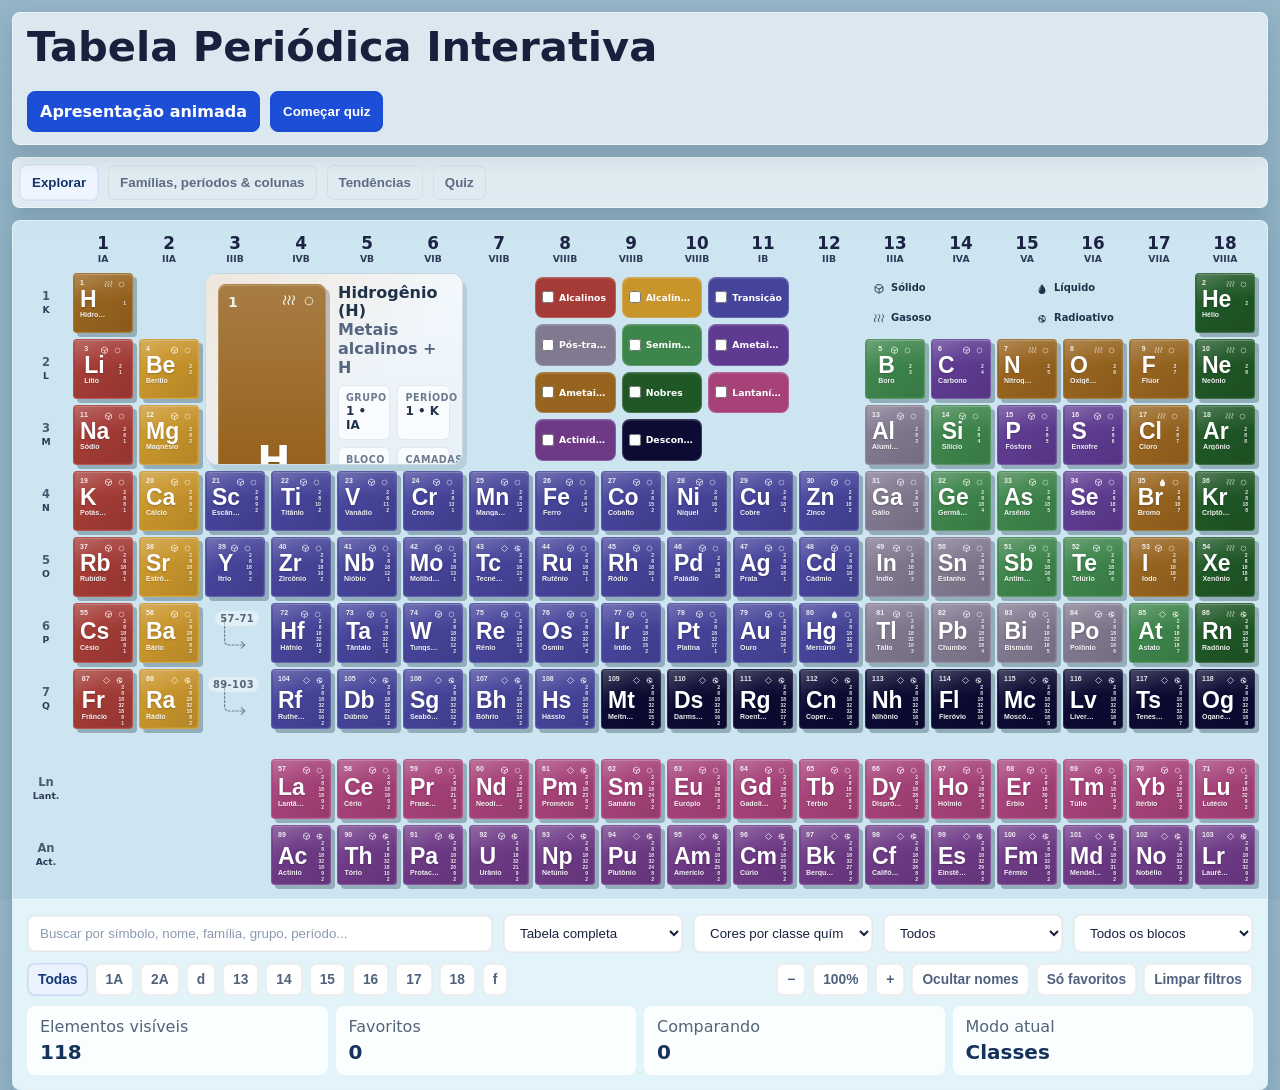
<file: index.html>
<!DOCTYPE html>
<html lang="pt-BR">
<head>
  <meta charset="UTF-8" />
  <meta name="viewport" content="width=device-width, initial-scale=1.0" />
  <meta
    name="description"
    content="Tabela periódica interativa com apresentação animada, famílias, tendências, quiz e fichas de elementos para estudo de química."
  />
  <title>Tabela Periódica Interativa | tabela-periodica</title>
  <link rel="icon" href="data:," />
  <link rel="stylesheet" href="tabela_periodica_interativa_sp_clean.css?v=20260516b" />
</head>
<body>
  <div class="app">
    <section class="hero">
      <div class="hero-top">
        <div>
          <h1>Tabela Periódica Interativa</h1>
        </div>
      </div>
      <div class="hero-actions">
        <a class="link-btn primary" href="periodos_apresentacao.html">Apresentação animada</a>
        <button class="primary" id="startQuizQuick">Começar quiz</button>
      </div>
    </section>

    <nav class="tabs" id="tabs">
      <button class="tab-btn active" data-tab="explorer">Explorar</button>
      <button class="tab-btn" data-tab="families">Famílias, períodos & colunas</button>
      <button class="tab-btn" data-tab="trends">Tendências</button>
      <button class="tab-btn" data-tab="quiz">Quiz</button>
    </nav>

    <section class="tab-panel active" id="tab-explorer">
      <div class="panel explorer-layout" id="explorerSection">
        <div class="left-col">
          <div class="table-preview-mobile" id="tablePreviewMobile"></div>
          <div class="table-wrap">
            <div class="periodic" id="periodicGrid"></div>
          </div>

          <div class="legend" id="legend"></div>

          <div class="controls">
            <div class="toolbar">
              <input id="searchInput" type="text" placeholder="Buscar por símbolo, nome, família, grupo, período..." />
              <select id="tableScope">
                <option value="full">Tabela completa</option>
                <option value="sp">Tabela s + p</option>
              </select>
              <select id="colorMode">
                <option value="category">Cores por classe química</option>
                <option value="family">Cores por grupo/família</option>
                <option value="classification">Cores por classificação</option>
                <option value="importance">Cores por prioridade</option>
                <option value="electron">Distribuição eletrônica</option>
                <option value="electronegativity">Eletronegatividade</option>
              </select>
              <select id="filterType">
                <option value="all">Todos</option>
                <option value="metal">Metais</option>
                <option value="ametal">Ametais</option>
                <option value="semimetal">Semimetais</option>
                <option value="noble">Gases nobres</option>
                <option value="synthetic">Sintéticos/superpesados</option>
                <option value="important">Só prioritários</option>
              </select>
              <select id="filterBlock">
                <option value="all">Todos os blocos</option>
                <option value="s">Só bloco s</option>
                <option value="p">Só bloco p</option>
                <option value="d">Só bloco d</option>
                <option value="f">Só bloco f</option>
              </select>
            </div>
            <div class="toggle-row split">
              <div class="segmented" id="familyFilters"></div>
              <div class="segmented">
                <button class="small" id="zoomOutBtn" title="Diminuir zoom da tabela">−</button>
                <button class="small" id="zoomResetBtn" title="Zoom atual da tabela">100%</button>
                <button class="small" id="zoomInBtn" title="Aumentar zoom da tabela">+</button>
                <button class="small" id="toggleNamesBtn">Ocultar nomes</button>
                <button class="small" id="toggleFavoritesBtn">Só favoritos</button>
                <button class="small" id="clearFiltersBtn">Limpar filtros</button>
              </div>
            </div>
            <div class="stats">
              <div class="stat"><div class="muted">Elementos visíveis</div><div class="v" id="visibleCount">50</div></div>
              <div class="stat"><div class="muted">Favoritos</div><div class="v" id="favoriteCount">0</div></div>
              <div class="stat"><div class="muted">Comparando</div><div class="v" id="compareCount">0</div></div>
              <div class="stat"><div class="muted">Modo atual</div><div class="v" id="modeLabel">Famílias</div></div>
            </div>
          </div>
        </div>

        <aside class="drawer" id="elementPopover">
          <div class="drawer-card" role="dialog" aria-modal="true" aria-labelledby="drawerTitle">
            <div class="drawer-header">
              <div>
                <div class="muted drawer-kicker">Ficha do elemento</div>
                <div class="drawer-heading">Detalhes do elemento</div>
              </div>
              <div class="segmented">
                <button class="small ghost" id="randomElementBtn">Elemento aleatório</button>
                <button class="small ghost" id="closeDrawerBtn">Fechar</button>
              </div>
            </div>

            <div class="drawer-empty" id="drawerEmpty">
              <p class="tight">Clique em um elemento para abrir a ficha detalhada com descrição, usos, família, importância para decorar e atalhos externos.</p>
            </div>

            <div class="drawer-content" id="drawerContent">
              <div class="split">
                <div>
                  <div class="badge-row">
                    <span class="mini-badge" id="drawerTag1"></span>
                    <span class="mini-badge" id="drawerTag2"></span>
                    <span class="mini-badge" id="drawerTag3"></span>
                  </div>
                  <h2 id="drawerTitle" class="drawer-title"></h2>
                  <div class="muted" id="drawerSubtitle"></div>
                </div>
                <div class="segmented">
                  <button class="small" id="favoriteBtn">★ Favoritar</button>
                  <button class="small" id="compareBtn">⇄ Comparar</button>
                  <button class="small" id="copyBtn">Copiar símbolo</button>
                </div>
              </div>

              <div class="symbol-card" id="mediaBox">
                <div class="symbol-mark">
                  <div class="atomic-number">1</div>
                  <div class="symbol">H</div>
                  <div class="element-name">Hidrogênio</div>
                </div>
                <div class="symbol-card-details">
                  <div class="headline">Símbolo do elemento</div>
                  <div class="line">Clique em uma casa da tabela para abrir a ficha.</div>
                </div>
              </div>

              <div class="info-grid" id="infoGrid"></div>

              <div class="story">
                <h3>Gancho de memória</h3>
                <div id="memoryNote"></div>
              </div>

              <div class="story">
                <h3>História rápida</h3>
                <div id="storyText"></div>
              </div>

              <div class="story">
                <h3>Descrição e usos</h3>
                <div id="usageSummary">Selecione um elemento para ver a descrição de uso.</div>
              </div>

              <div class="quick-links">
                <a class="link-btn primary" id="wikiLink" href="#" target="_blank" rel="noopener noreferrer">Wikipedia</a>
                <a class="link-btn" id="youtubeLink" href="#" target="_blank" rel="noopener noreferrer">Vídeos no YouTube</a>
              </div>

              <div class="compare-box" id="compareBox">
                <div class="split">
                  <h3 class="compare-title">Comparador</h3>
                  <button class="small ghost" id="clearCompareBtn">Limpar comparação</button>
                </div>
                <div class="compare-grid" id="compareGrid"></div>
              </div>
            </div>
          </div>
        </aside>
      </div>
    </section>

    <section class="tab-panel" id="tab-families">
      <div class="section-grid">
        <div class="period-lesson section-span-full" id="periodLesson">
          <div class="period-lesson-header">
            <div>
              <h2>Apresentação animada: períodos e colunas</h2>
              <p class="footer-note">
                A apresentação em tela cheia monta a tabela como uma HQ: primeiro os períodos, depois as colunas, grupos, famílias e classificações em metais, ametais, semimetais e gases nobres.
              </p>
            </div>
            <div class="period-lesson-toolbar" aria-label="Controles dos períodos">
              <a class="link-btn primary" href="periodos_apresentacao.html">Abrir apresentação</a>
              <button class="primary" id="periodReplayBtn" type="button">Rodar de novo</button>
              <button class="ghost" id="periodPrevBtn" type="button">Anterior</button>
              <button class="ghost" id="periodNextBtn" type="button">Próximo</button>
              <button class="ghost" id="periodPlayBtn" type="button" aria-pressed="false">Reproduzir</button>
            </div>
          </div>

          <div class="period-progress" aria-hidden="true">
            <span id="periodProgressBar"></span>
          </div>

          <div class="period-lesson-body">
            <div class="period-stage" id="periodStage" aria-live="polite">
              <div class="period-stage-title">
                <div>
                  <div class="muted" id="periodStageKicker">Período</div>
                  <strong id="periodStageTitle">1º período (I)</strong>
                </div>
                <span class="mini-badge" id="periodStageCount">2 elementos</span>
              </div>
              <div class="period-stage-scroll">
                <div class="period-build-table" id="periodBuildTable"></div>
              </div>
              <div class="period-dots" id="periodDots" aria-label="Selecionar período"></div>
            </div>

            <aside class="period-narrative" id="periodNarrative"></aside>
          </div>
        </div>

        <div class="card">
          <h2>Famílias</h2>
          <p class="footer-note">
            A ideia aqui é decorar as <strong>colunas</strong>. Em geral, elementos de uma mesma família têm
            o mesmo número de elétrons na camada de valência e costumam exibir comportamentos parecidos.
          </p>
          <div class="family-list" id="familyList"></div>
        </div>
        <div class="card">
          <h2>Sequências por período</h2>
          <p class="footer-note">
            Agora o foco são as <strong>linhas</strong>. A leitura padrão dos blocos s e p é:
            <strong>2 casas à esquerda + 6 casas à direita</strong> em quase todos os períodos.
          </p>
          <div class="period-list" id="periodList"></div>
        </div>
        <div class="card section-span-full">
          <h2>Classes químicas</h2>
          <p class="footer-note">
            Aqui ficam os resumos usados pela legenda interativa. Cada bloco explica o comportamento mais marcante daquela classe e serve como destino quando você clica na legenda.
          </p>
          <div class="family-list" id="categoryGuideList"></div>
        </div>
      </div>
    </section>

    <section class="tab-panel" id="tab-trends">
      <div class="trend-grid">
        <div class="trend">
          <h2>Raio atômico</h2>
          <small>Aumenta para <strong>baixo</strong> e para a <strong>esquerda</strong>. Em geral, mais camadas = átomo maior.</small>
          <div class="trend-map-wrap"><div class="trend-map" id="trendRadius"></div></div>
          <div class="trend-key"><span>menor</span><span class="trend-ramp"></span><span>maior</span></div>
        </div>

        <div class="trend">
          <h2>Eletronegatividade</h2>
          <small>Aumenta para <strong>cima</strong> e para a <strong>direita</strong>. O flúor é a referência clássica de valor alto.</small>
          <div class="trend-map-wrap"><div class="trend-map" id="trendElectro"></div></div>
          <div class="trend-key"><span>menor</span><span class="trend-ramp electro"></span><span>maior</span></div>
        </div>

        <div class="trend">
          <h2>Energia de ionização</h2>
          <small>Também cresce para <strong>cima</strong> e para a <strong>direita</strong>. Ler assim ajuda: fica mais difícil arrancar elétron.</small>
          <div class="trend-map-wrap"><div class="trend-map" id="trendIonization"></div></div>
          <div class="trend-key"><span>menor</span><span class="trend-ramp energy"></span><span>maior</span></div>
        </div>

        <div class="trend">
          <h2>Caráter metálico</h2>
          <small>Cresce para <strong>baixo</strong> e para a <strong>esquerda</strong>. Em termos intuitivos: o átomo tende mais a “soltar” elétrons.</small>
          <div class="trend-map-wrap"><div class="trend-map" id="trendMetallic"></div></div>
          <div class="trend-key"><span>menor</span><span class="trend-ramp"></span><span>maior</span></div>
        </div>

        <div class="card section-span-full">
          <h2>Atalhos mentais úteis</h2>
          <div class="footer-note">
            <p><strong>Esquerda e baixo</strong> → mais metálico, átomo maior, tende mais a perder elétrons.</p>
            <p><strong>Direita e cima</strong> → mais eletronegativo, maior energia de ionização, caráter mais ametálico.</p>
            <p><strong>Regra prática para decorar</strong> → os grupos 1, 2, 17 e 18 são os mais “visíveis” no começo do curso. Depois, vá consolidando 13–16.</p>
          </div>
        </div>
      </div>
    </section>

    <section class="tab-panel" id="tab-quiz">
      <div class="panel">
        <div class="quiz-layout">
          <div class="quiz-card">
            <div class="muted quiz-kicker">Modo treino</div>
            <div class="quiz-status" id="quizPrompt">Clique em “Nova pergunta”</div>
            <div class="hint" id="quizHint">
              O quiz usa os mesmos blocos s e p da página principal. Ele alterna perguntas por nome, símbolo, família, grupo e período.
            </div>
            <div class="segmented">
              <button class="primary" id="newQuizBtn">Nova pergunta</button>
              <button class="ghost" id="showAnswerBtn">Mostrar resposta</button>
              <button class="ghost" id="resetQuizBtn">Zerar placar</button>
            </div>
            <div class="stats stats-compact">
              <div class="stat"><div class="muted">Acertos</div><div class="v" id="quizHits">0</div></div>
              <div class="stat"><div class="muted">Erros</div><div class="v" id="quizMisses">0</div></div>
            </div>
          </div>

          <div class="quiz-wrap">
            <div class="quiz-grid" id="quizGrid"></div>
          </div>
        </div>
      </div>
    </section>

    
  </div>

  <div class="toast" id="toast"></div>

  <script src="tabela_periodica_interativa_sp_clean.js?v=20260516b"></script>
</body>
</html>
</file>
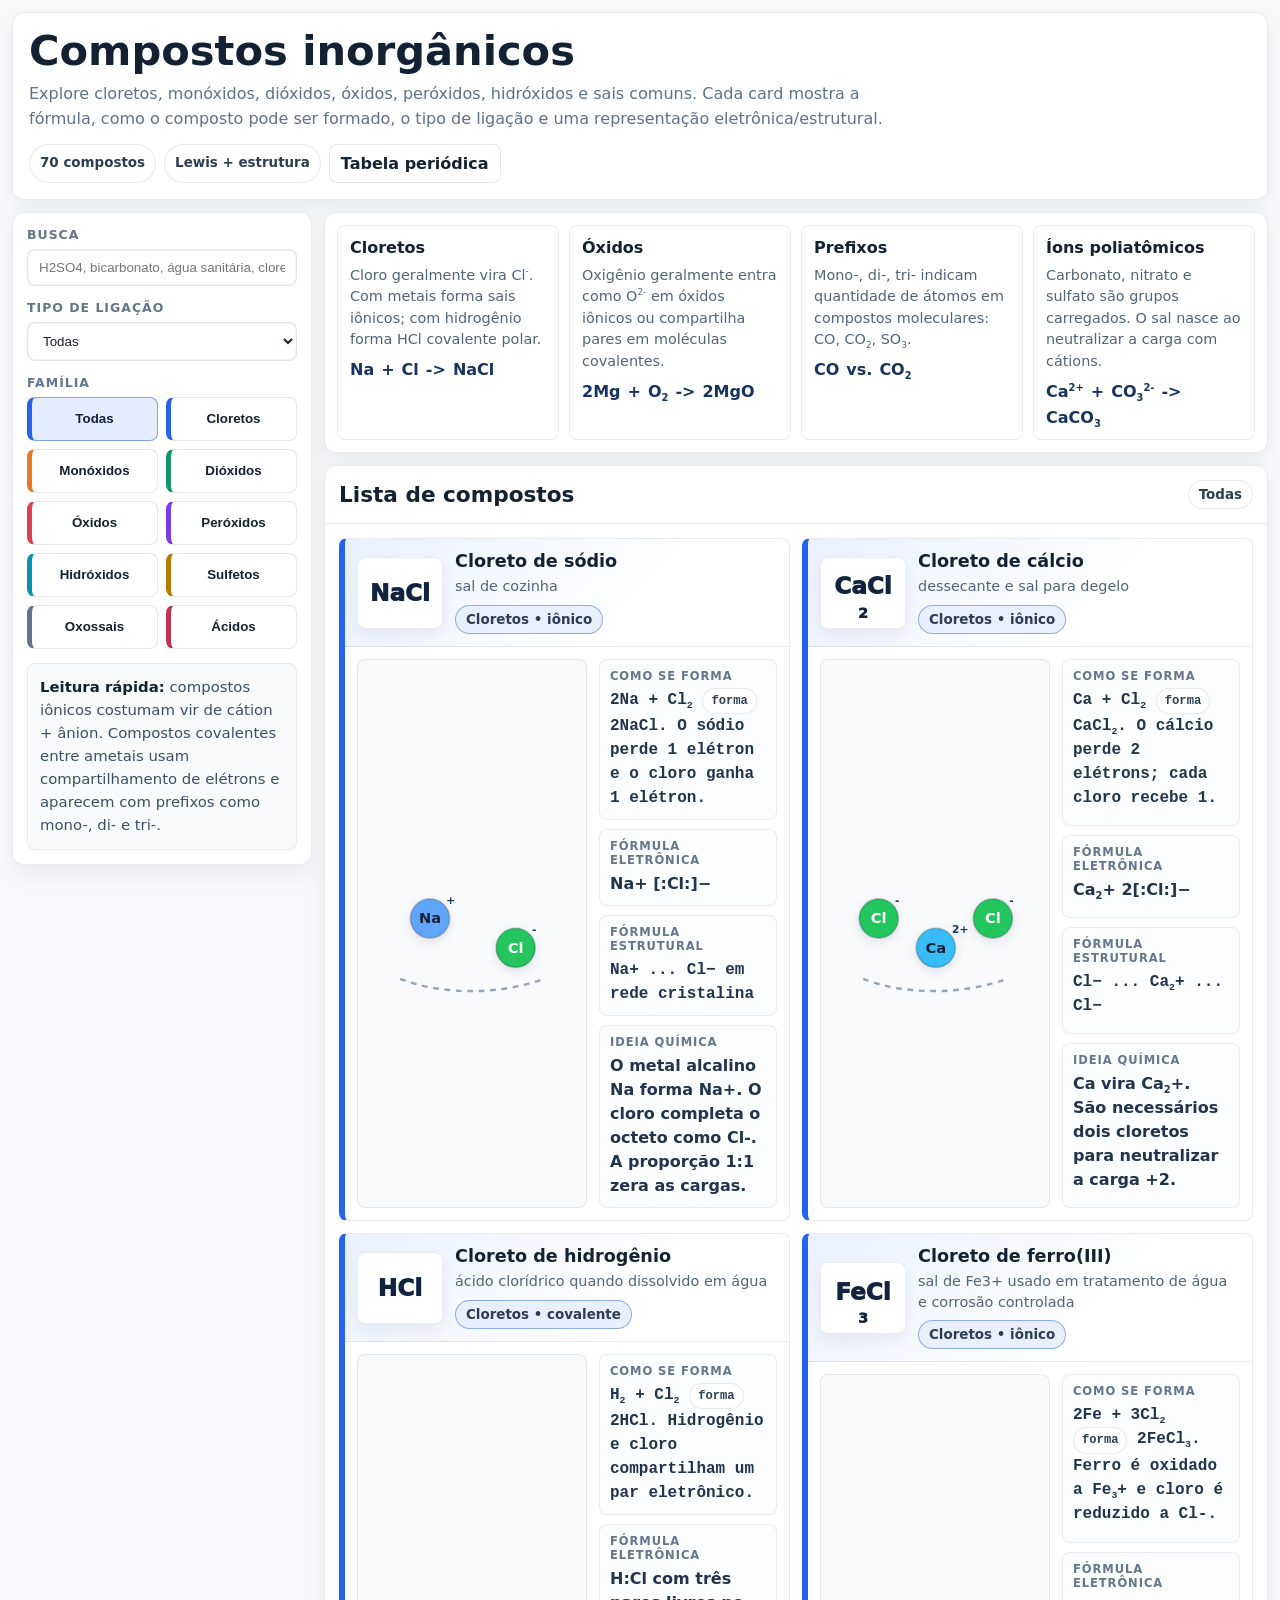
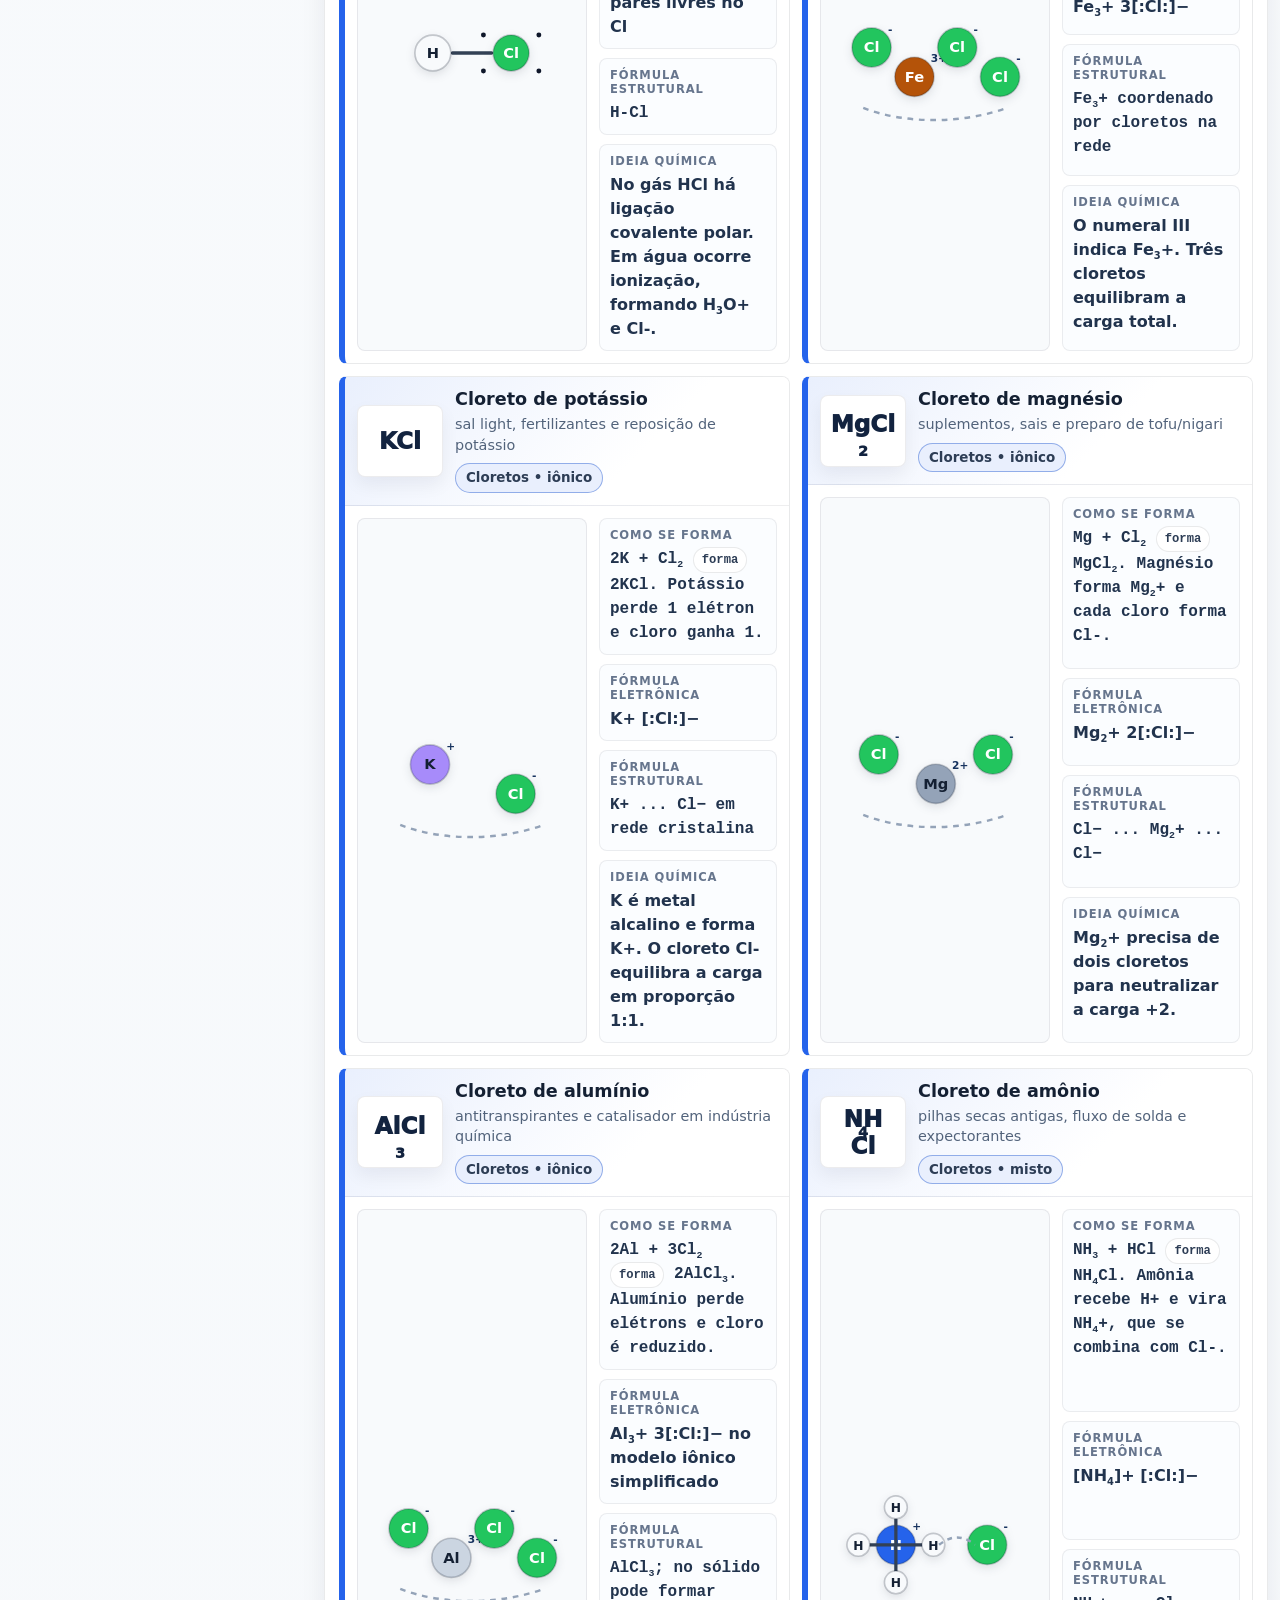
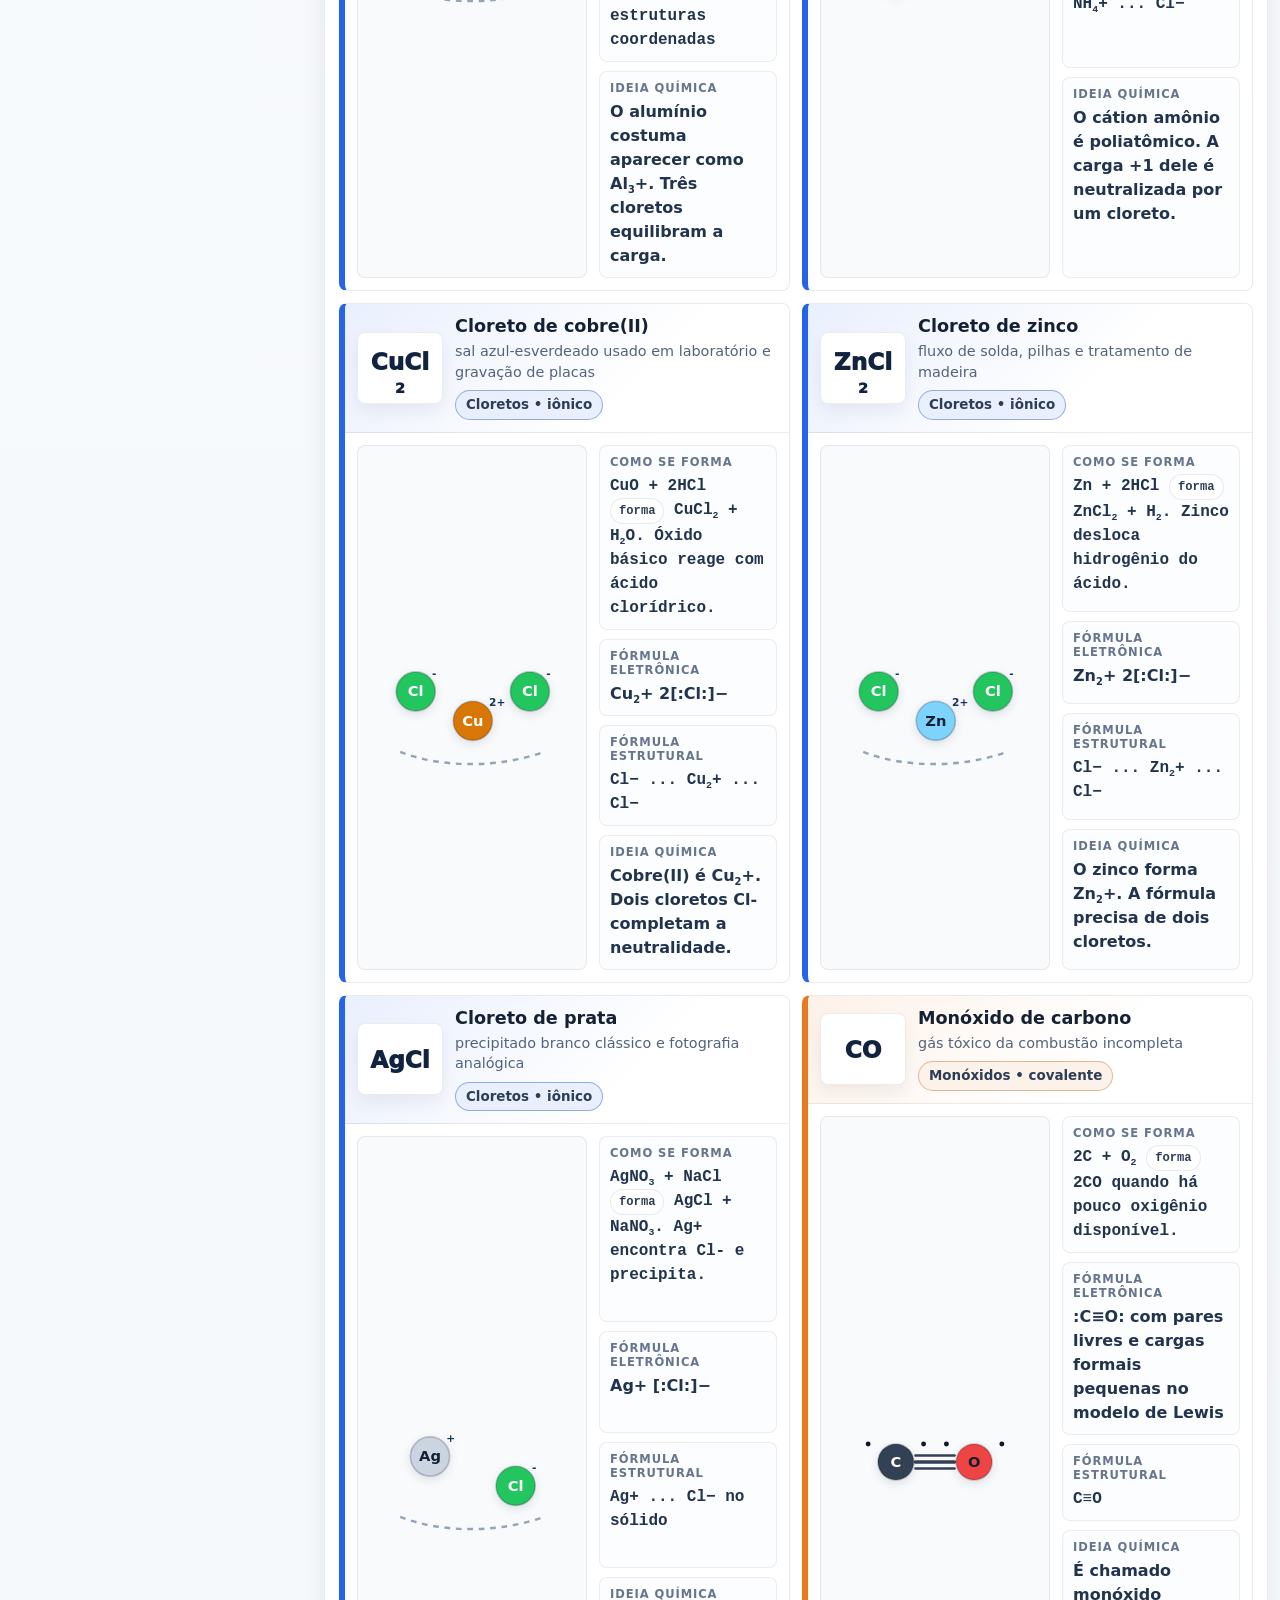
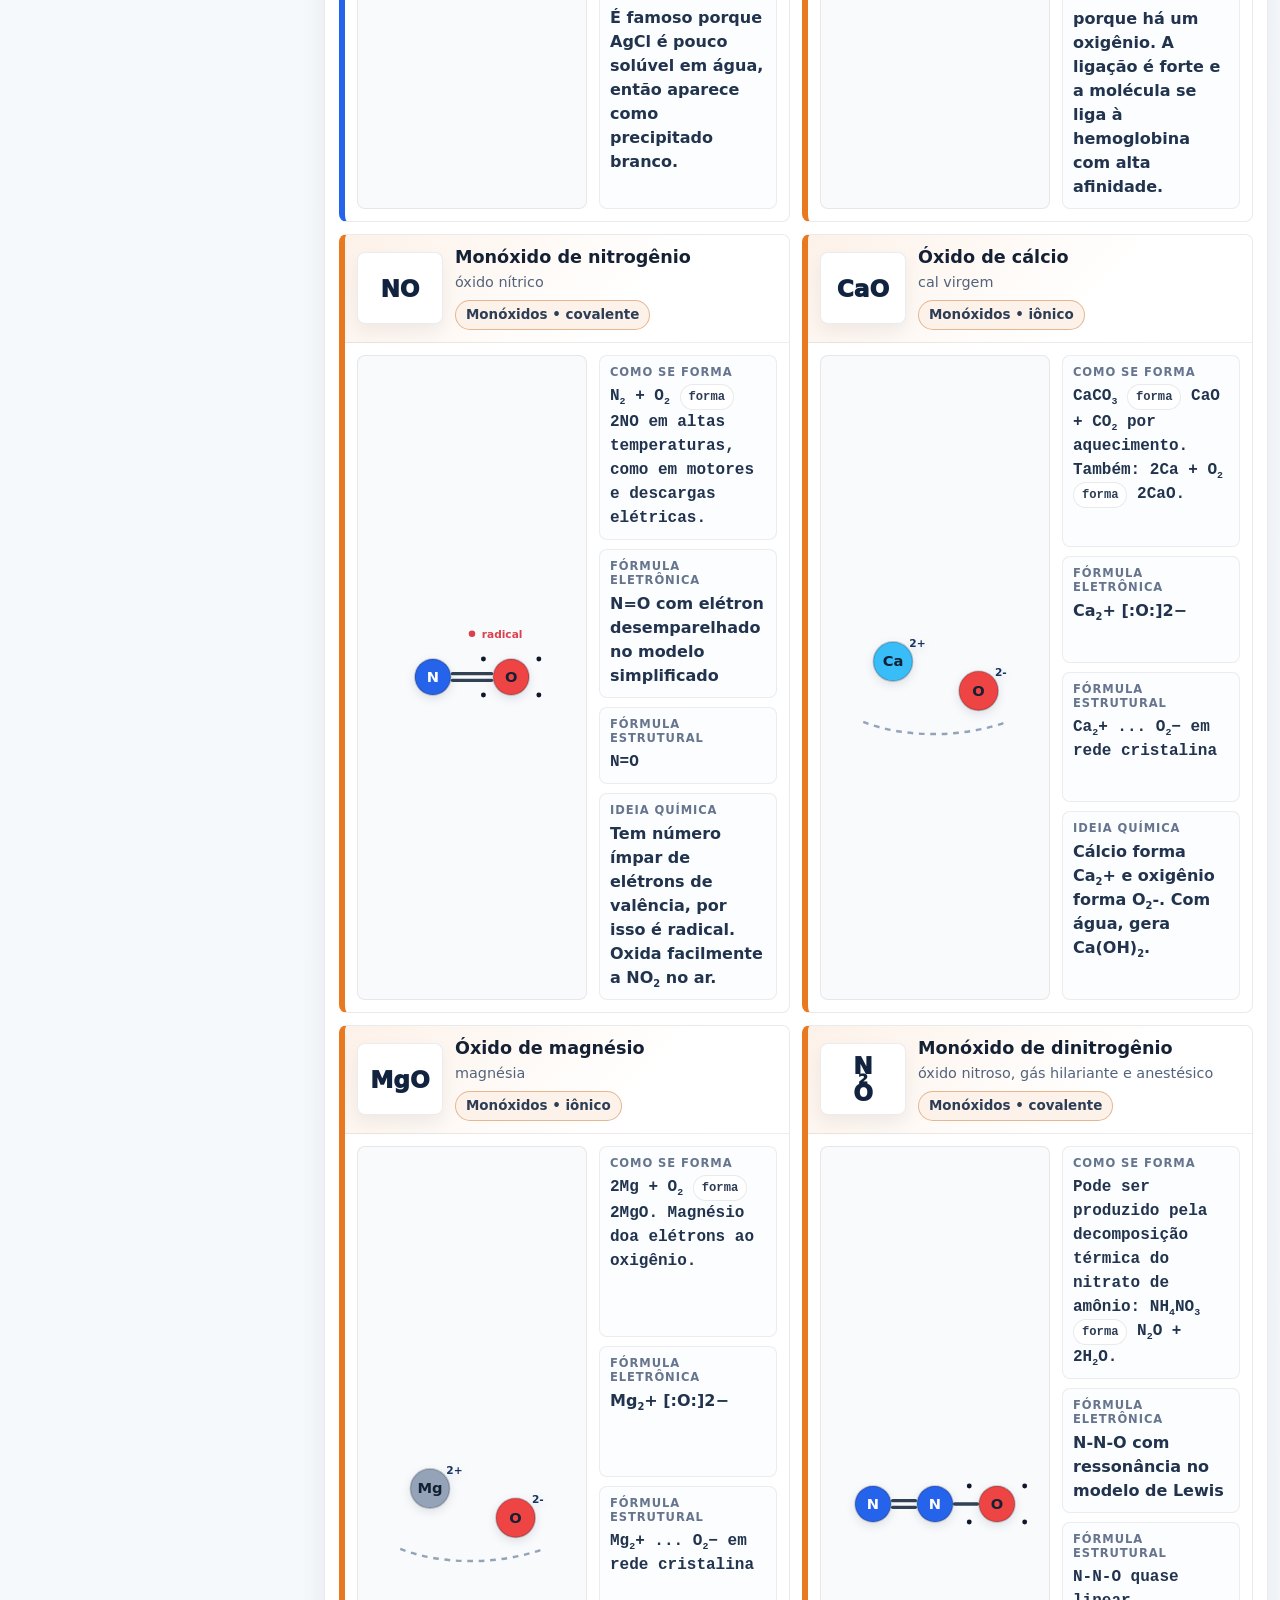
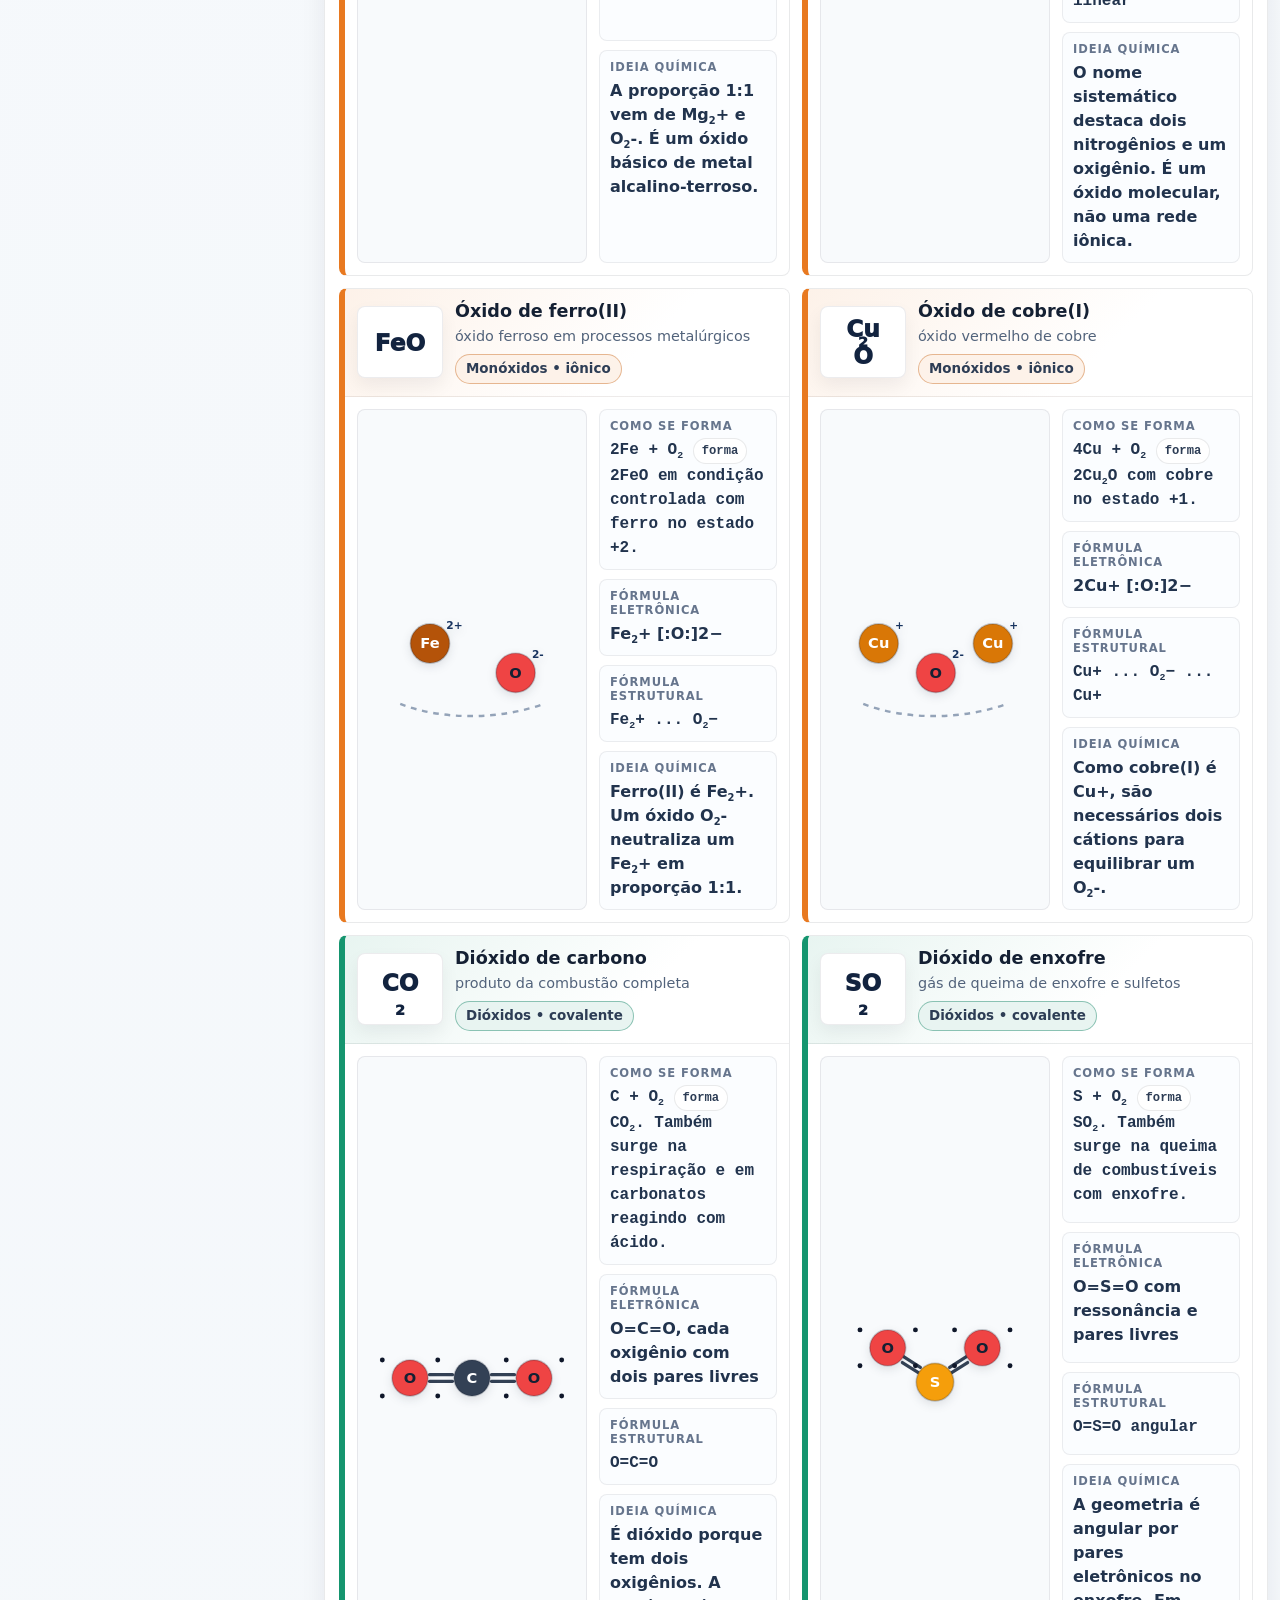
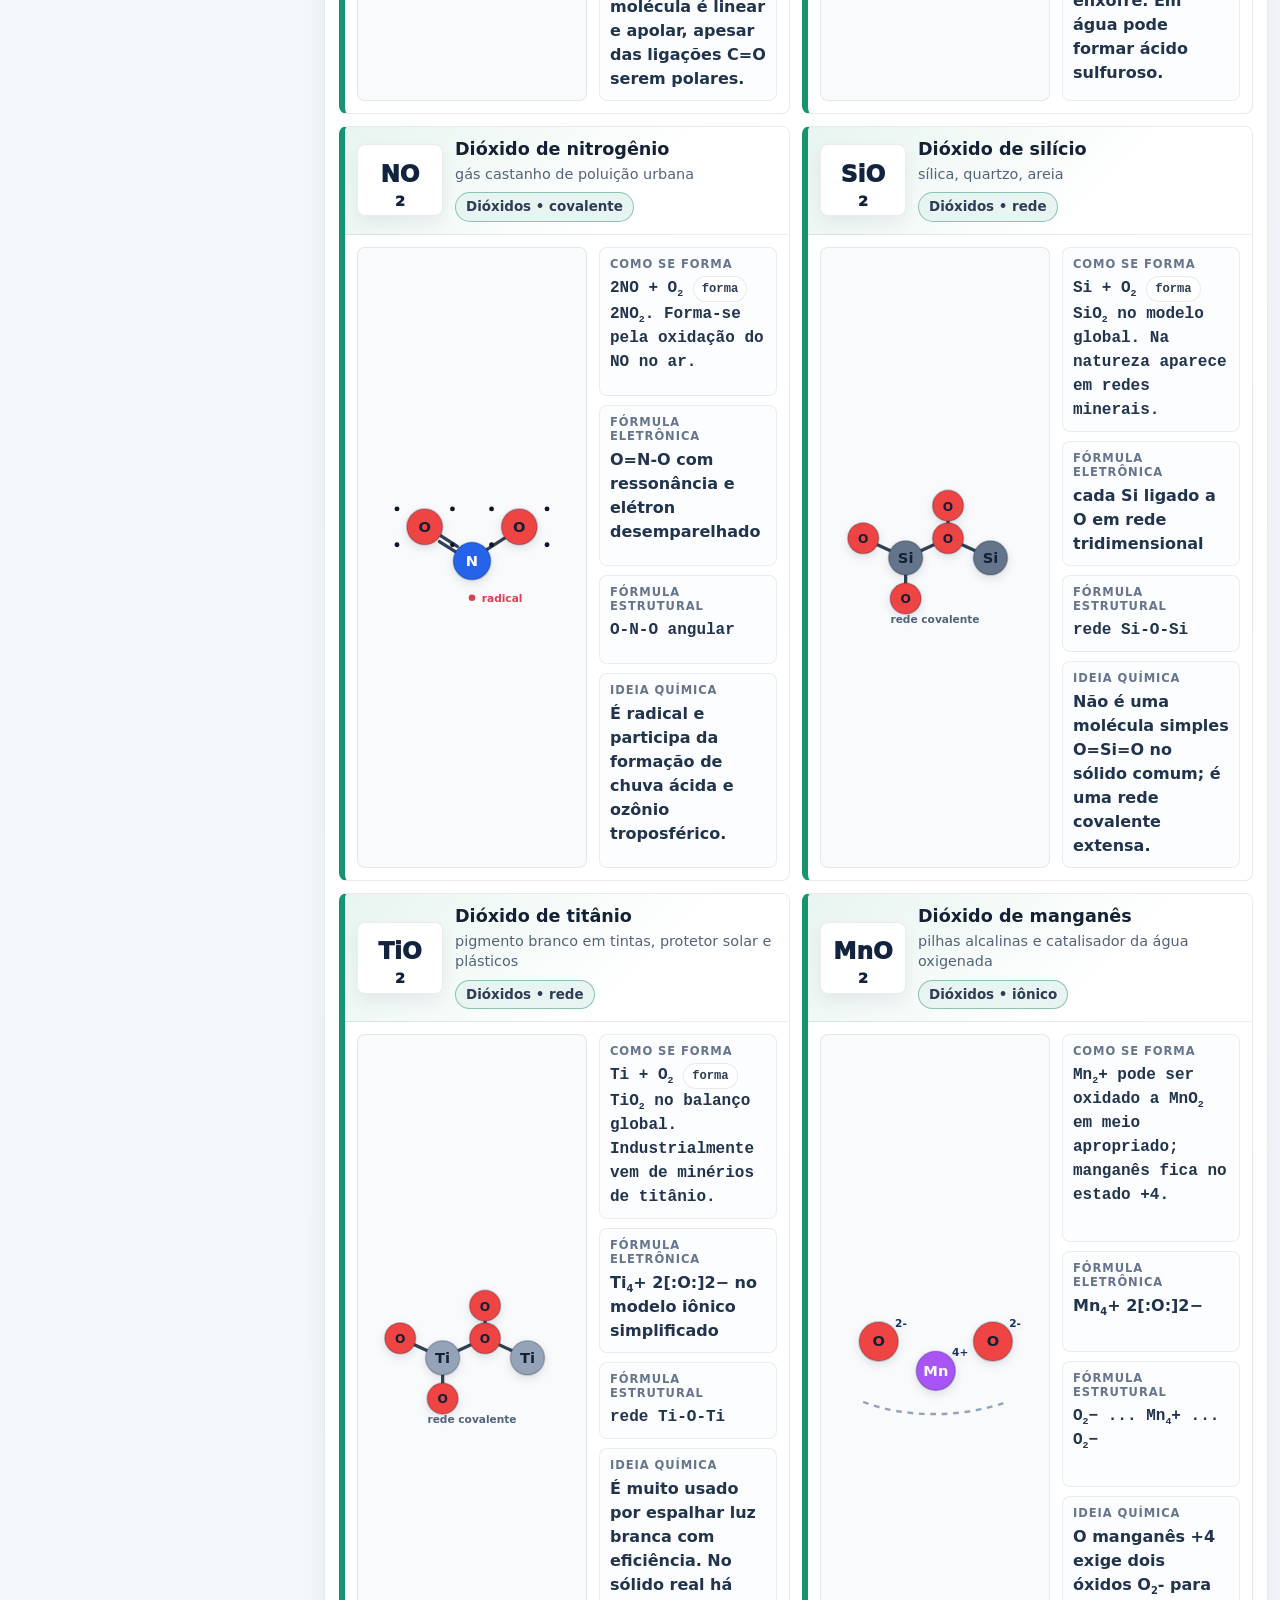
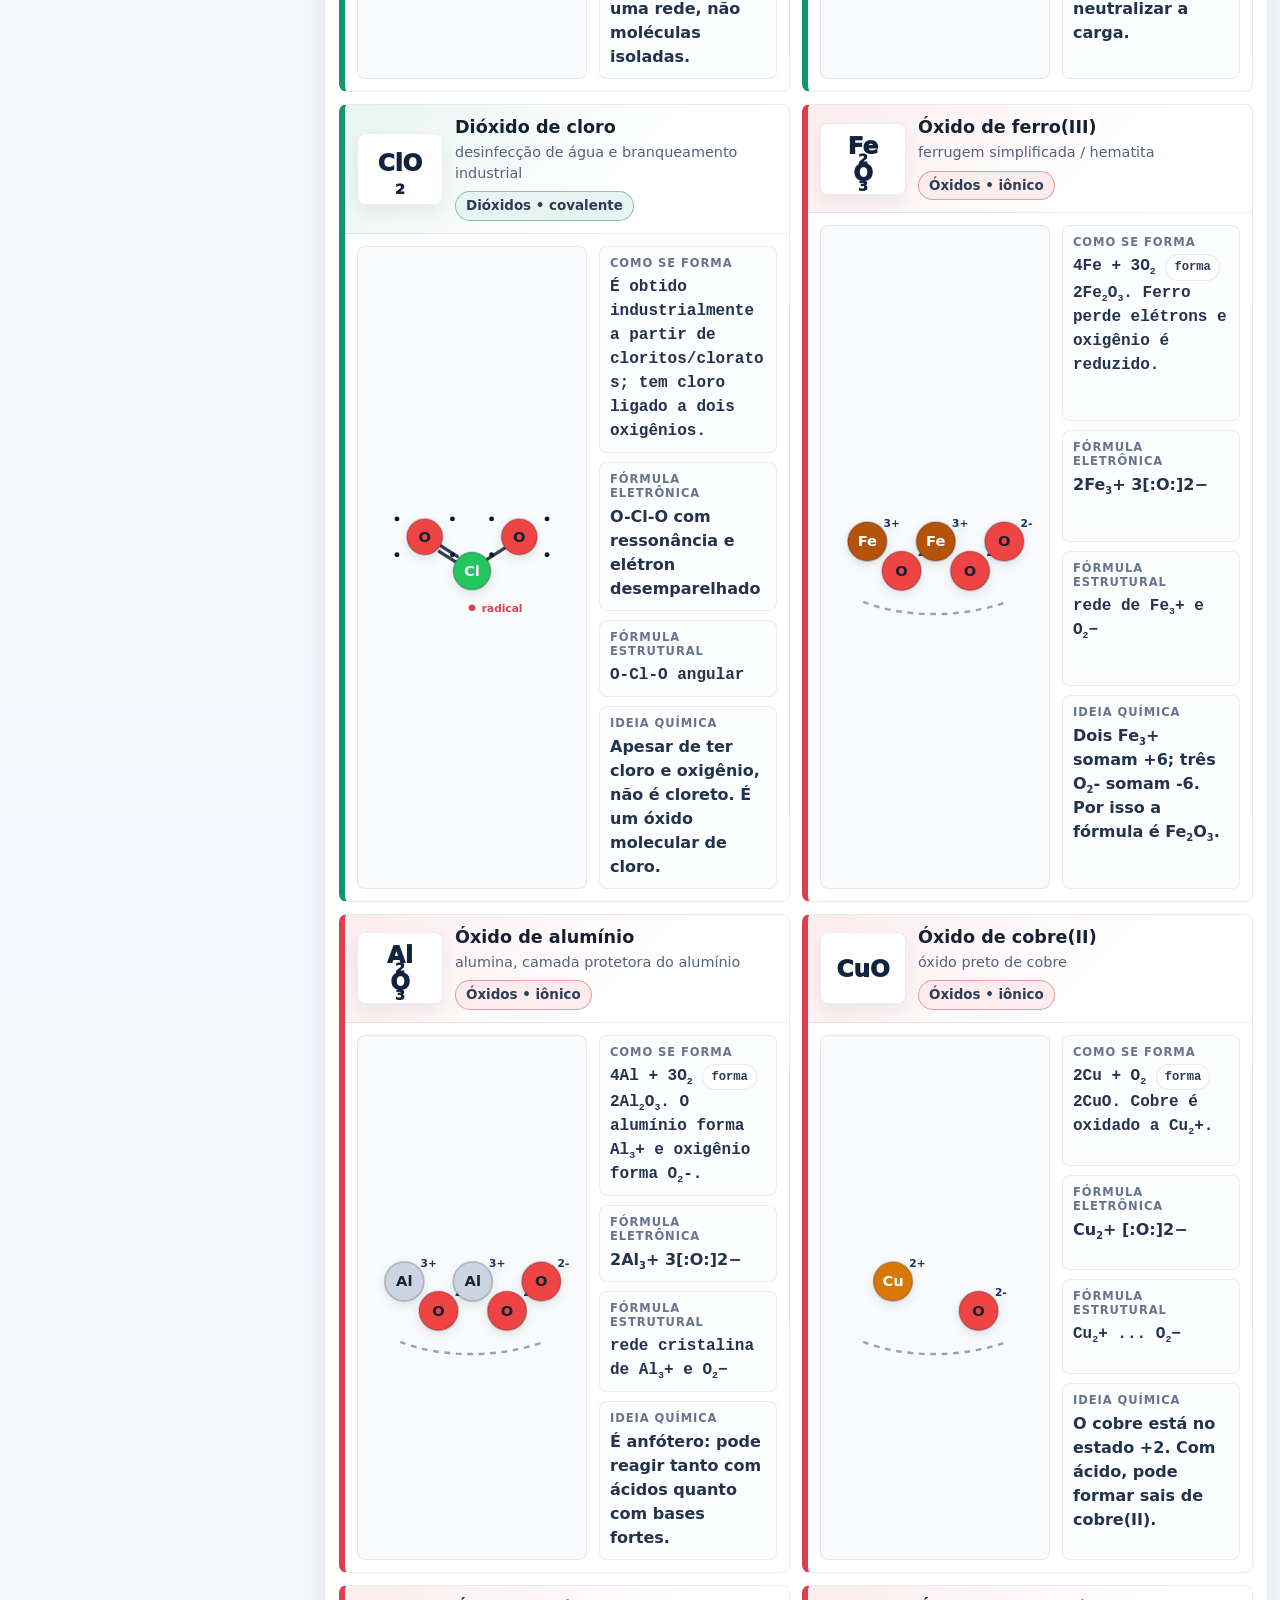
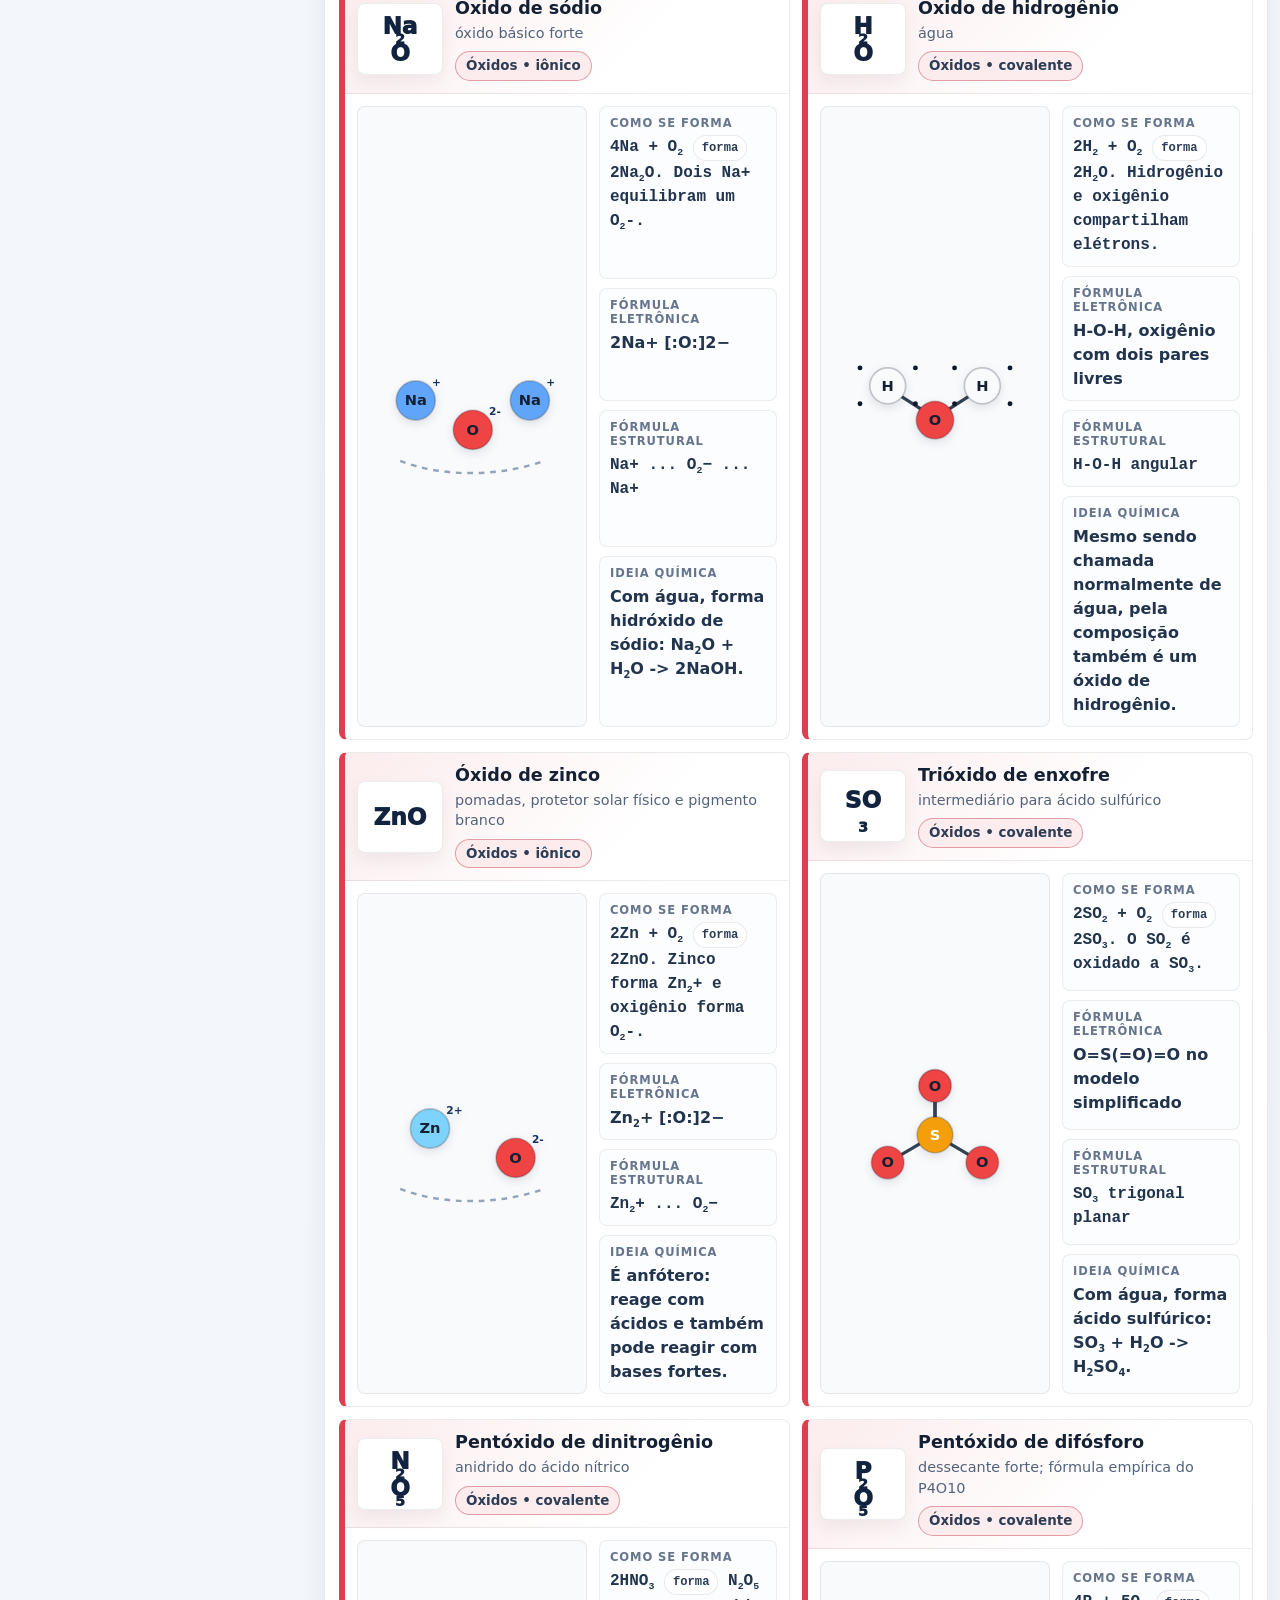
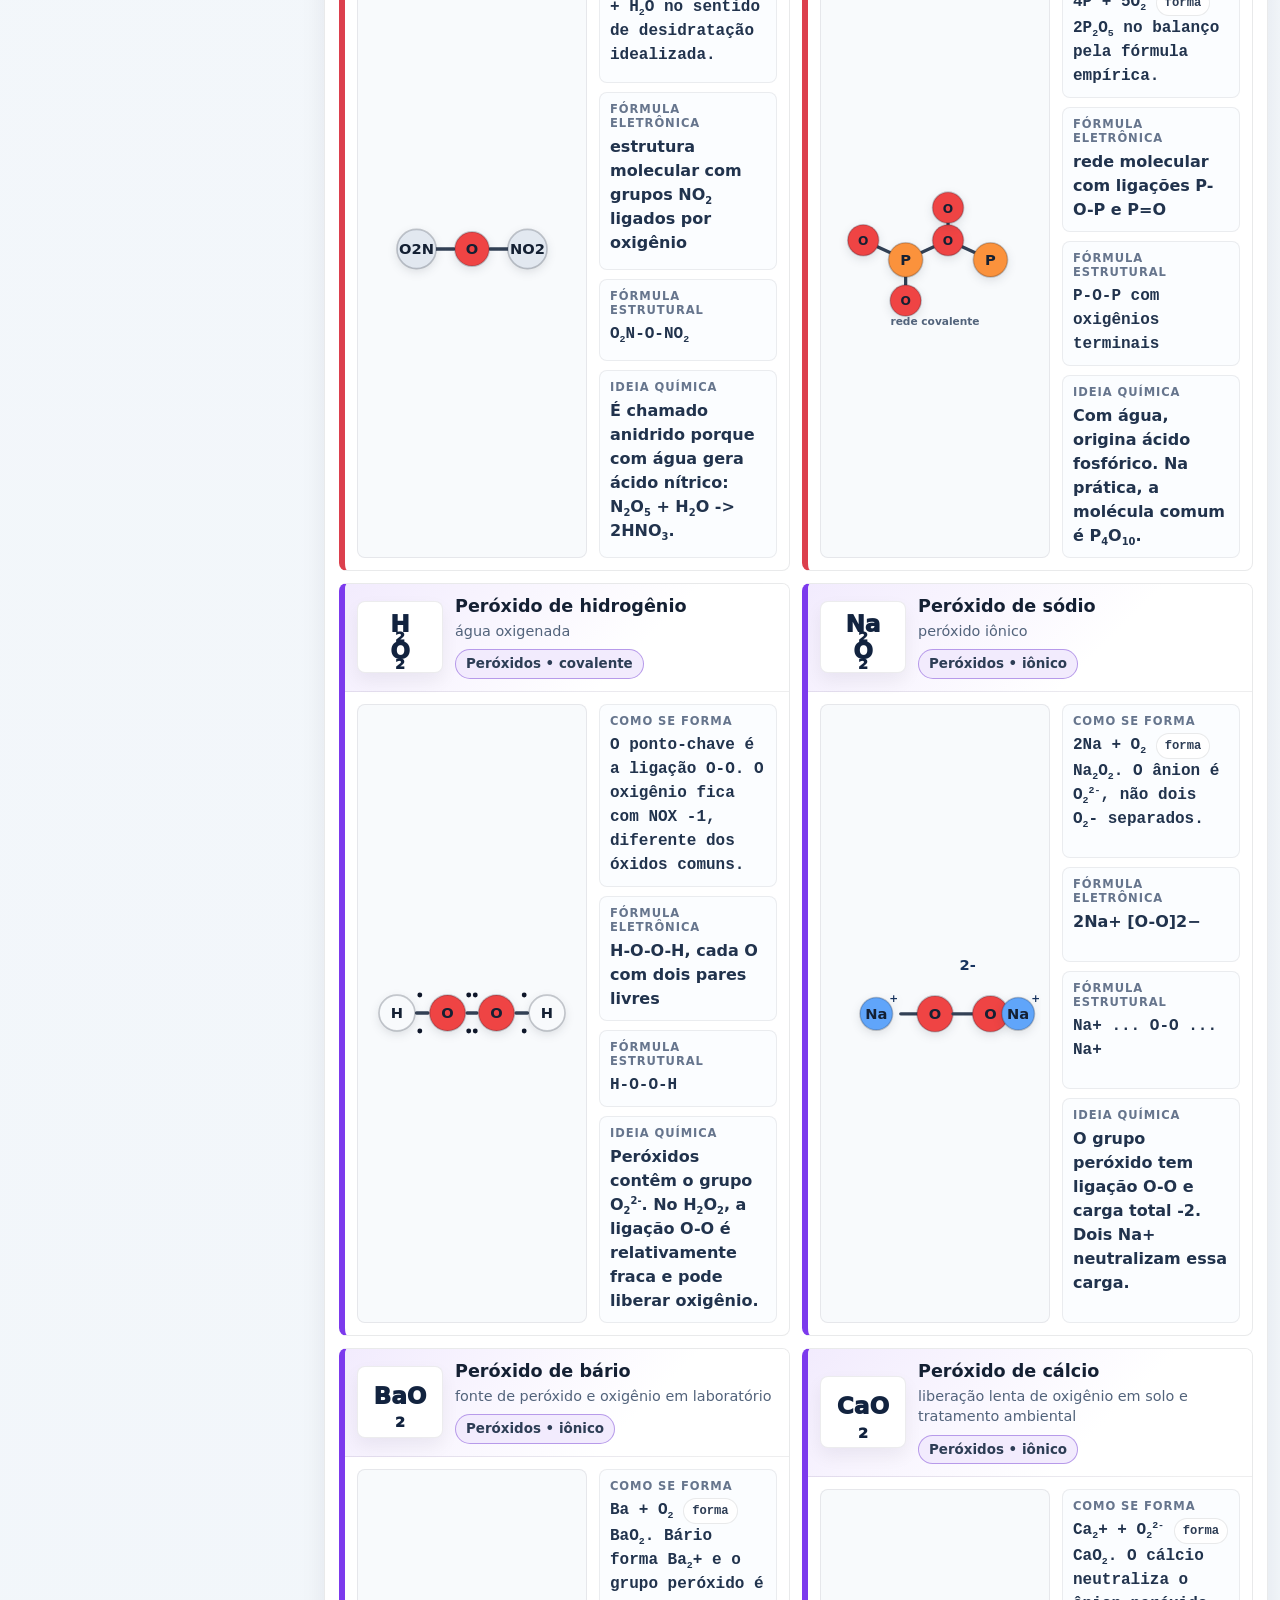
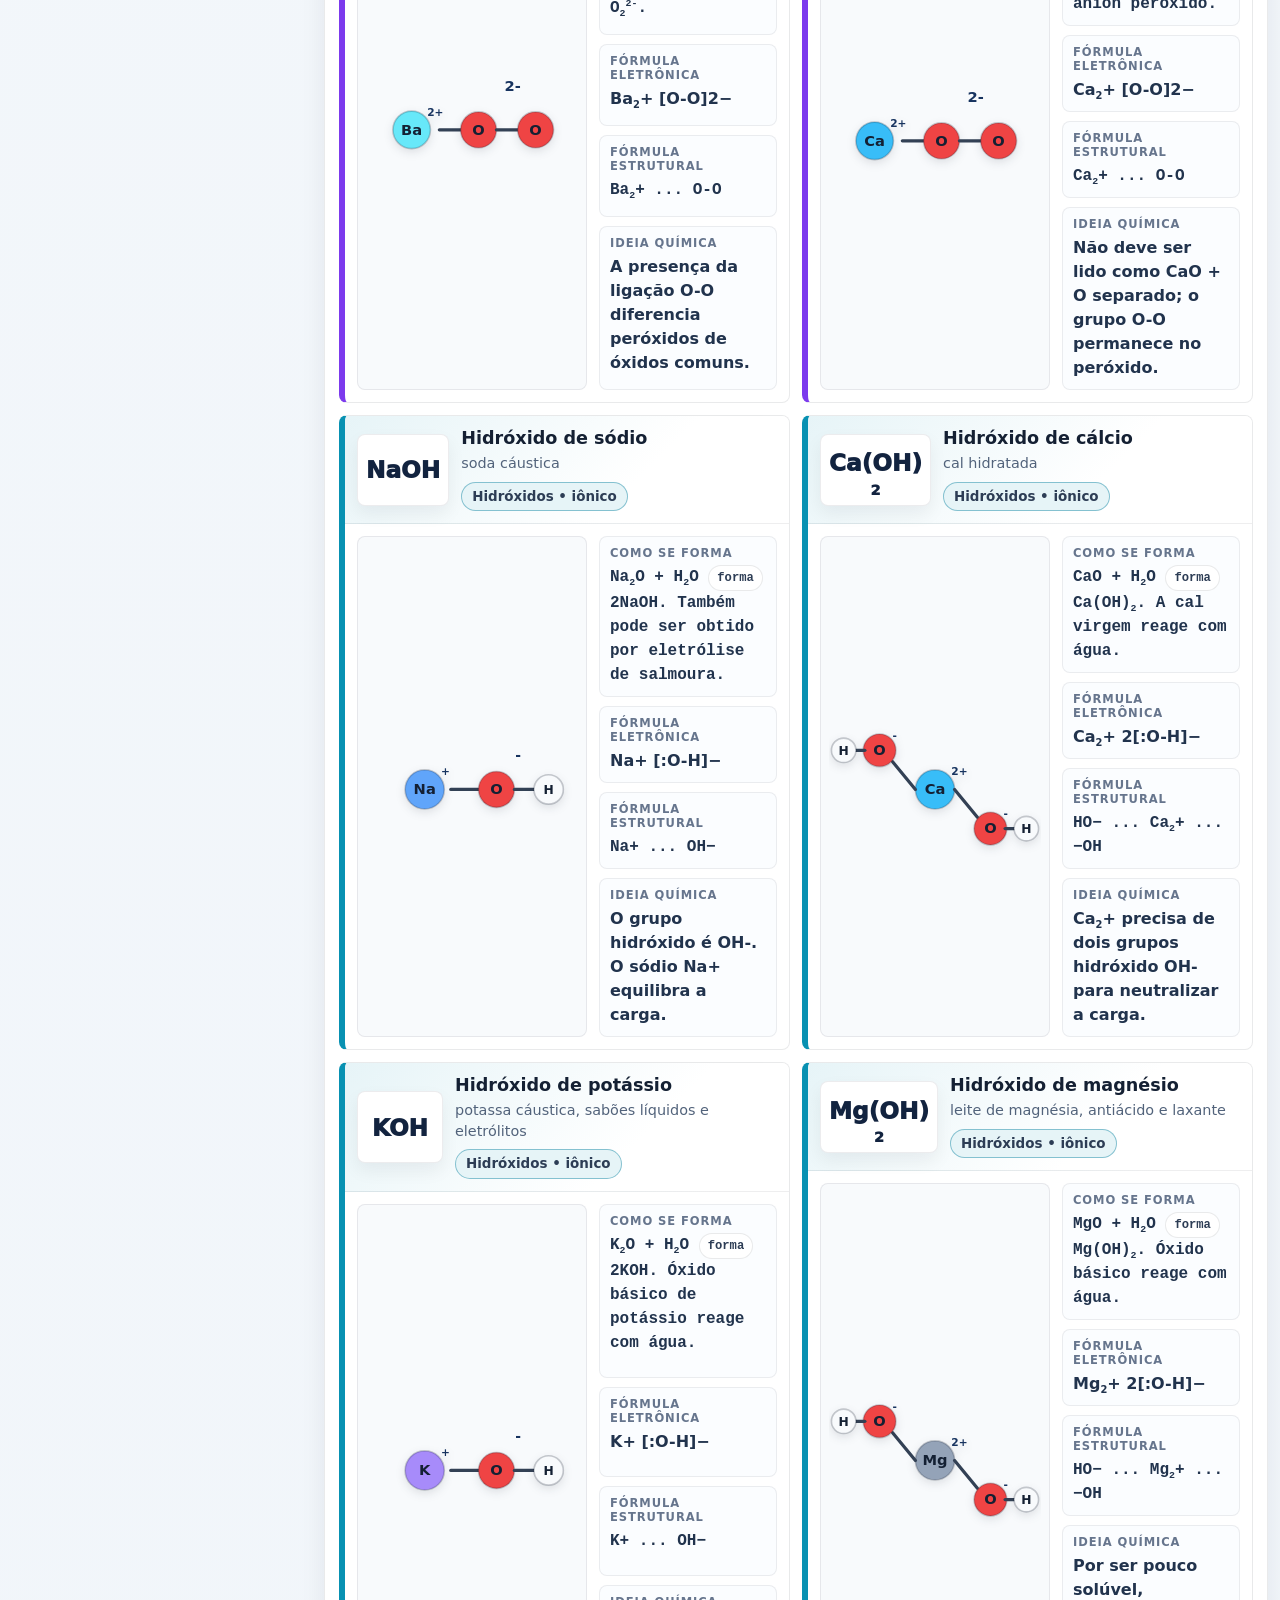
<file: compostos_inorganicos_interativo.html>
<!DOCTYPE html>
<html lang="pt-BR">
<head>
  <meta charset="UTF-8" />
  <meta name="viewport" content="width=device-width, initial-scale=1.0" />
  <title>Compostos Inorgânicos Interativos</title>
  <link rel="icon" href="data:," />
  <style>
    :root{
      --bg:#f4f7fb;
      --panel:#ffffff;
      --text:#142033;
      --muted:#60708a;
      --line:rgba(16,24,40,.09);
      --shadow:0 10px 26px rgba(17,24,39,.07);
      --blue:#2563eb;
      --green:#15956f;
      --orange:#e87920;
      --red:#dc3f4d;
      --violet:#7c3aed;
      --slate:#64748b;
      --cyan:#0891b2;
      --yellow:#b77900;
    }
    *{box-sizing:border-box}
    html,body{min-height:100%}
    body{
      margin:0;
      font-family:Inter, ui-sans-serif, system-ui, -apple-system, Segoe UI, Roboto, Helvetica, Arial, sans-serif;
      color:var(--text);
      background:linear-gradient(180deg,#f8fafc 0%,#edf3f9 100%);
    }
    .app{
      width:min(1480px, calc(100vw - 24px));
      margin:12px auto 20px;
      display:grid;
      gap:12px;
    }
    .topbar{
      display:flex;
      justify-content:space-between;
      gap:12px;
      align-items:flex-start;
      flex-wrap:wrap;
      background:#fff;
      border:1px solid var(--line);
      border-radius:12px;
      padding:16px;
      box-shadow:var(--shadow);
    }
    h1,h2,h3,p{margin-top:0}
    h1{
      margin-bottom:8px;
      font-size:clamp(1.7rem, 2vw + 1rem, 2.7rem);
      line-height:1.06;
      letter-spacing:0;
    }
    .lead{
      margin:0;
      color:var(--muted);
      line-height:1.58;
      max-width:900px;
    }
    .quick-stats{
      display:flex;
      gap:8px;
      flex-wrap:wrap;
      justify-content:flex-end;
    }
    .pill,.tag,.mini{
      display:inline-flex;
      align-items:center;
      gap:7px;
      border-radius:999px;
      border:1px solid var(--line);
      background:#fff;
      color:#2d3d55;
      padding:7px 10px;
      font-weight:800;
      font-size:.84rem;
      line-height:1;
    }
    .mini{font-size:.76rem;padding:6px 8px}
    .shell{
      display:grid;
      grid-template-columns:300px minmax(0,1fr);
      gap:12px;
      align-items:start;
    }
    .panel{
      background:#fff;
      border:1px solid var(--line);
      border-radius:12px;
      box-shadow:var(--shadow);
    }
    .sidebar{
      position:sticky;
      top:12px;
      padding:14px;
      display:grid;
      gap:14px;
    }
    label{
      display:block;
      font-size:.78rem;
      text-transform:uppercase;
      letter-spacing:.08em;
      color:#65758d;
      font-weight:900;
      margin-bottom:7px;
    }
    input,select{
      width:100%;
      border:1px solid rgba(16,24,40,.12);
      border-radius:8px;
      padding:10px 11px;
      background:#fff;
      color:var(--text);
      outline:none;
      box-shadow:0 0 0 1px rgba(16,24,40,.04) inset;
    }
    button{
      appearance:none;
      border:1px solid rgba(16,24,40,.10);
      background:#fff;
      color:var(--text);
      border-radius:8px;
      padding:9px 11px;
      font-weight:850;
      cursor:pointer;
      transition:transform .16s ease, background .16s ease, box-shadow .16s ease;
    }
    button:hover{transform:translateY(-1px);background:#f8fbff;box-shadow:0 6px 15px rgba(15,23,42,.07)}
    .family-list{
      display:grid;
      grid-template-columns:1fr 1fr;
      gap:8px;
    }
    .family-btn{
      min-height:44px;
      justify-content:center;
      border-left:5px solid var(--accent, var(--blue));
    }
    .family-btn.active{
      background:color-mix(in srgb, var(--accent, var(--blue)) 12%, #fff);
      border-color:color-mix(in srgb, var(--accent, var(--blue)) 45%, rgba(16,24,40,.10));
      border-left-color:var(--accent, var(--blue));
      color:#12233f;
    }
    .rule-box{
      background:#f8fafc;
      border:1px solid rgba(16,24,40,.07);
      border-radius:8px;
      padding:12px;
      line-height:1.55;
      color:#3c4e67;
      font-size:.93rem;
    }
    .rule-box strong{color:#142033}
    .main{
      display:grid;
      gap:12px;
    }
    .learn-strip{
      padding:12px;
      display:grid;
      grid-template-columns:repeat(4, minmax(0,1fr));
      gap:10px;
    }
    .logic-card{
      border-radius:8px;
      border:1px solid rgba(16,24,40,.08);
      background:#fff;
      padding:12px;
      min-height:118px;
    }
    .logic-card h3{
      margin:0 0 8px;
      font-size:1rem;
    }
    .logic-card p{
      margin:0;
      color:#52637b;
      line-height:1.5;
      font-size:.9rem;
    }
    .reaction{
      margin-top:9px;
      display:flex;
      flex-wrap:wrap;
      align-items:center;
      gap:7px;
      font-weight:900;
      color:#17335f;
    }
    .content-head{
      display:flex;
      justify-content:space-between;
      align-items:center;
      gap:12px;
      padding:14px;
      border-bottom:1px solid var(--line);
      flex-wrap:wrap;
    }
    .content-head h2{margin:0;font-size:1.35rem}
    .compound-grid{
      padding:14px;
      display:grid;
      grid-template-columns:repeat(2, minmax(0,1fr));
      gap:12px;
    }
    .compound-card{
      --accent:#2563eb;
      border:1px solid rgba(16,24,40,.09);
      border-left:6px solid var(--accent);
      border-radius:8px;
      background:#fff;
      overflow:hidden;
      display:grid;
      grid-template-rows:auto 1fr;
      min-width:0;
    }
    .compound-card header{
      padding:12px;
      display:grid;
      grid-template-columns:auto minmax(0,1fr);
      gap:12px;
      align-items:center;
      background:linear-gradient(135deg, color-mix(in srgb, var(--accent) 10%, #ffffff), #ffffff 65%);
      border-bottom:1px solid rgba(16,24,40,.07);
    }
    .formula-box{
      min-width:86px;
      min-height:72px;
      border-radius:8px;
      background:#fff;
      border:1px solid rgba(16,24,40,.08);
      display:grid;
      place-items:center;
      box-shadow:0 8px 18px rgba(15,23,42,.06);
      padding:8px;
      font-size:1.45rem;
      font-weight:950;
      color:#12233f;
    }
    sub{font-size:.62em;line-height:0}
    sup{font-size:.62em;line-height:0}
    .compound-title h3{
      margin:0 0 5px;
      font-size:1.1rem;
      overflow-wrap:anywhere;
    }
    .compound-title p{
      margin:0;
      color:#52637b;
      line-height:1.42;
      font-size:.9rem;
    }
    .compound-body{
      display:grid;
      grid-template-columns:230px minmax(0,1fr);
      gap:12px;
      padding:12px;
    }
    .visual{
      min-height:188px;
      border-radius:8px;
      border:1px solid rgba(16,24,40,.08);
      background:#f8fafc;
      display:grid;
      place-items:center;
      overflow:hidden;
      padding:8px;
    }
    .visual svg{width:100%;height:180px;display:block}
    .atom{filter:drop-shadow(0 4px 6px rgba(15,23,42,.12))}
    .bond{stroke:#334155;stroke-linecap:round}
    .bond.soft{stroke:#64748b}
    .electron{fill:#0f172a}
    .charge{font-weight:900;fill:#17335f}
    .details{
      display:grid;
      gap:9px;
      min-width:0;
    }
    .detail-row{
      border-radius:8px;
      border:1px solid rgba(16,24,40,.07);
      background:#fbfdff;
      padding:9px 10px;
      min-width:0;
    }
    .detail-row .k{
      font-size:.72rem;
      text-transform:uppercase;
      letter-spacing:.08em;
      color:#66758d;
      font-weight:900;
      margin-bottom:5px;
    }
    .detail-row .v{
      color:#21334d;
      line-height:1.5;
      font-weight:700;
      overflow-wrap:anywhere;
    }
    .formula-line{
      font-family:ui-monospace, SFMono-Regular, Menlo, Consolas, monospace;
      font-weight:850;
      color:#132b52;
    }
    .empty-state{
      display:none;
      padding:36px 20px;
      text-align:center;
      color:#60708a;
      line-height:1.6;
    }
    .empty-state.active{display:block}
    .reference{
      padding:14px;
      display:grid;
      grid-template-columns:repeat(3, minmax(0,1fr));
      gap:10px;
    }
    .ref-card{
      border-radius:8px;
      border:1px solid rgba(16,24,40,.08);
      background:#fff;
      padding:12px;
      line-height:1.55;
    }
    .ref-card h3{margin:0 0 8px;font-size:1rem}
    .ref-card p{margin:0;color:#52637b;font-size:.92rem}
    .footer-note{
      color:#62738c;
      line-height:1.65;
      font-size:.9rem;
      padding:12px 14px;
    }
    .link-btn{
      display:inline-flex;
      align-items:center;
      text-decoration:none;
      border:1px solid rgba(16,24,40,.10);
      border-radius:8px;
      padding:9px 11px;
      font-weight:850;
      color:#142033;
      background:#fff;
    }
    @media (max-width:1180px){
      .shell{grid-template-columns:1fr}
      .sidebar{position:static}
      .learn-strip,.reference{grid-template-columns:repeat(2, minmax(0,1fr))}
    }
    @media (max-width:820px){
      .compound-grid,.learn-strip,.reference{grid-template-columns:1fr}
      .compound-body{grid-template-columns:1fr}
      .visual svg{height:170px}
      .quick-stats{justify-content:flex-start}
      .family-list{grid-template-columns:1fr 1fr}
    }
    @media (max-width:520px){
      .app{width:min(100vw - 14px, 1480px);margin:8px auto 16px}
      .topbar,.sidebar,.content-head{padding:12px}
      .compound-grid{padding:10px}
      .compound-card header{grid-template-columns:1fr}
      .formula-box{width:100%;min-height:62px}
      .family-list{grid-template-columns:1fr}
    }
  </style>
</head>
<body>
  <div class="app">
    <section class="topbar">
      <div>
        <h1>Compostos inorgânicos</h1>
        <p class="lead">
          Explore cloretos, monóxidos, dióxidos, óxidos, peróxidos, hidróxidos e sais comuns.
          Cada card mostra a fórmula, como o composto pode ser formado, o tipo de ligação e uma representação eletrônica/estrutural.
        </p>
      </div>
      <div class="quick-stats">
        <span class="pill" id="visibleCount">0 compostos</span>
        <span class="pill">Lewis + estrutura</span>
        <a class="link-btn" href="index.html">Tabela periódica</a>
      </div>
    </section>

    <div class="shell">
      <aside class="panel sidebar">
        <div>
          <label for="searchInput">Busca</label>
          <input id="searchInput" type="text" placeholder="H2SO4, bicarbonato, água sanitária, cloreto..." />
        </div>

        <div>
          <label for="bondFilter">Tipo de ligação</label>
          <select id="bondFilter">
            <option value="all">Todas</option>
            <option value="iônico">Iônica</option>
            <option value="covalente">Covalente</option>
            <option value="rede">Rede covalente</option>
            <option value="misto">Mista / sal poliatômico</option>
          </select>
        </div>

        <div>
          <label>Família</label>
          <div class="family-list" id="familyList"></div>
        </div>

        <div class="rule-box">
          <strong>Leitura rápida:</strong> compostos iônicos costumam vir de cátion + ânion.
          Compostos covalentes entre ametais usam compartilhamento de elétrons e aparecem com prefixos como mono-, di- e tri-.
        </div>
      </aside>

      <main class="main">
        <section class="panel">
          <div class="learn-strip">
            <div class="logic-card">
              <h3>Cloretos</h3>
              <p>Cloro geralmente vira Cl<sup>-</sup>. Com metais forma sais iônicos; com hidrogênio forma HCl covalente polar.</p>
              <div class="reaction"><span>Na</span><span>+</span><span>Cl</span><span>-></span><span>NaCl</span></div>
            </div>
            <div class="logic-card">
              <h3>Óxidos</h3>
              <p>Oxigênio geralmente entra como O<sup>2-</sup> em óxidos iônicos ou compartilha pares em moléculas covalentes.</p>
              <div class="reaction"><span>2Mg</span><span>+</span><span>O<sub>2</sub></span><span>-></span><span>2MgO</span></div>
            </div>
            <div class="logic-card">
              <h3>Prefixos</h3>
              <p>Mono-, di-, tri- indicam quantidade de átomos em compostos moleculares: CO, CO<sub>2</sub>, SO<sub>3</sub>.</p>
              <div class="reaction"><span>CO</span><span>vs.</span><span>CO<sub>2</sub></span></div>
            </div>
            <div class="logic-card">
              <h3>Íons poliatômicos</h3>
              <p>Carbonato, nitrato e sulfato são grupos carregados. O sal nasce ao neutralizar a carga com cátions.</p>
              <div class="reaction"><span>Ca<sup>2+</sup></span><span>+</span><span>CO<sub>3</sub><sup>2-</sup></span><span>-></span><span>CaCO<sub>3</sub></span></div>
            </div>
          </div>
        </section>

        <section class="panel">
          <div class="content-head">
            <h2 id="sectionTitle">Lista de compostos</h2>
            <div class="tag" id="modeLabel">Todas as famílias</div>
          </div>
          <div class="compound-grid" id="compoundGrid"></div>
          <div class="empty-state" id="emptyState">Nenhum composto encontrado com os filtros atuais.</div>
        </section>

        <section class="panel">
          <div class="content-head">
            <h2>Como eles se formam</h2>
            <span class="tag">padrões de raciocínio</span>
          </div>
          <div class="reference">
            <div class="ref-card">
              <h3>Neutralidade de carga</h3>
              <p>Em sais iônicos, a fórmula aparece quando a soma das cargas zera: Ca<sup>2+</sup> precisa de dois Cl<sup>-</sup>, então vira CaCl<sub>2</sub>.</p>
            </div>
            <div class="ref-card">
              <h3>Combustão e oxidação</h3>
              <p>Com pouco oxigênio pode surgir monóxido, como CO. Com oxigênio suficiente, o produto comum é dióxido, como CO<sub>2</sub>.</p>
            </div>
            <div class="ref-card">
              <h3>Água mudando a família</h3>
              <p>Óxido básico + água tende a formar hidróxido. Óxido ácido + água tende a formar ácido oxigenado.</p>
            </div>
          </div>
          <div class="footer-note">
            Observação: fórmulas estruturais e de Lewis são modelos didáticos. Em compostos iônicos como NaCl, MgO e CaCl<sub>2</sub>, não existe uma molécula isolada simples; o sólido real é uma rede cristalina de íons.
          </div>
        </section>
      </main>
    </div>
  </div>

  <script>
    const families = {
      all:{label:'Todas', color:'#2563eb'},
      cloretos:{label:'Cloretos', color:'#2563eb'},
      monoxidos:{label:'Monóxidos', color:'#e87920'},
      dioxidos:{label:'Dióxidos', color:'#15956f'},
      oxidos:{label:'Óxidos', color:'#dc3f4d'},
      peroxidos:{label:'Peróxidos', color:'#7c3aed'},
      hidroxidos:{label:'Hidróxidos', color:'#0891b2'},
      sulfetos:{label:'Sulfetos', color:'#b77900'},
      oxossais:{label:'Oxossais', color:'#64748b'},
      acidos:{label:'Ácidos', color:'#be3455'}
    };

    const compounds = [
      {
        family:'cloretos', formula:'NaCl', name:'Cloreto de sódio', common:'sal de cozinha',
        bond:'iônico', kind:'sal binário', accent:families.cloretos.color,
        formation:'2Na + Cl2 -> 2NaCl. O sódio perde 1 elétron e o cloro ganha 1 elétron.',
        lewis:'Na+  [:Cl:]−', structural:'Na+ ... Cl− em rede cristalina',
        explanation:'O metal alcalino Na forma Na+. O cloro completa o octeto como Cl-. A proporção 1:1 zera as cargas.',
        diagram:{type:'ionic', ions:[['Na','+'],['Cl','-']]}
      },
      {
        family:'cloretos', formula:'CaCl2', name:'Cloreto de cálcio', common:'dessecante e sal para degelo',
        bond:'iônico', kind:'sal binário', accent:families.cloretos.color,
        formation:'Ca + Cl2 -> CaCl2. O cálcio perde 2 elétrons; cada cloro recebe 1.',
        lewis:'Ca2+  2[:Cl:]−', structural:'Cl− ... Ca2+ ... Cl−',
        explanation:'Ca vira Ca2+. São necessários dois cloretos para neutralizar a carga +2.',
        diagram:{type:'ionic', ions:[['Cl','-'],['Ca','2+'],['Cl','-']]}
      },
      {
        family:'cloretos', formula:'HCl', name:'Cloreto de hidrogênio', common:'ácido clorídrico quando dissolvido em água',
        bond:'covalente', kind:'molécula polar', accent:families.cloretos.color,
        formation:'H2 + Cl2 -> 2HCl. Hidrogênio e cloro compartilham um par eletrônico.',
        lewis:'H:Cl com três pares livres no Cl', structural:'H-Cl',
        explanation:'No gás HCl há ligação covalente polar. Em água ocorre ionização, formando H3O+ e Cl-.',
        diagram:{type:'linear', atoms:['H','Cl'], bonds:['single'], lonePairs:{Cl:3}}
      },
      {
        family:'cloretos', formula:'FeCl3', name:'Cloreto de ferro(III)', common:'sal de Fe3+ usado em tratamento de água e corrosão controlada',
        bond:'iônico', kind:'sal binário', accent:families.cloretos.color,
        formation:'2Fe + 3Cl2 -> 2FeCl3. Ferro é oxidado a Fe3+ e cloro é reduzido a Cl-.',
        lewis:'Fe3+  3[:Cl:]−', structural:'Fe3+ coordenado por cloretos na rede',
        explanation:'O numeral III indica Fe3+. Três cloretos equilibram a carga total.',
        diagram:{type:'ionic', ions:[['Cl','-'],['Fe','3+'],['Cl','-'],['Cl','-']]}
      },
      {
        family:'cloretos', formula:'KCl', name:'Cloreto de potássio', common:'sal light, fertilizantes e reposição de potássio',
        bond:'iônico', kind:'sal binário', accent:families.cloretos.color,
        formation:'2K + Cl2 -> 2KCl. Potássio perde 1 elétron e cloro ganha 1.',
        lewis:'K+  [:Cl:]−', structural:'K+ ... Cl− em rede cristalina',
        explanation:'K é metal alcalino e forma K+. O cloreto Cl- equilibra a carga em proporção 1:1.',
        diagram:{type:'ionic', ions:[['K','+'],['Cl','-']]}
      },
      {
        family:'cloretos', formula:'MgCl2', name:'Cloreto de magnésio', common:'suplementos, sais e preparo de tofu/nigari',
        bond:'iônico', kind:'sal binário', accent:families.cloretos.color,
        formation:'Mg + Cl2 -> MgCl2. Magnésio forma Mg2+ e cada cloro forma Cl-.',
        lewis:'Mg2+  2[:Cl:]−', structural:'Cl− ... Mg2+ ... Cl−',
        explanation:'Mg2+ precisa de dois cloretos para neutralizar a carga +2.',
        diagram:{type:'ionic', ions:[['Cl','-'],['Mg','2+'],['Cl','-']]}
      },
      {
        family:'cloretos', formula:'AlCl3', name:'Cloreto de alumínio', common:'antitranspirantes e catalisador em indústria química',
        bond:'iônico', kind:'cloreto metálico', accent:families.cloretos.color,
        formation:'2Al + 3Cl2 -> 2AlCl3. Alumínio perde elétrons e cloro é reduzido.',
        lewis:'Al3+  3[:Cl:]− no modelo iônico simplificado',
        structural:'AlCl3; no sólido pode formar estruturas coordenadas',
        explanation:'O alumínio costuma aparecer como Al3+. Três cloretos equilibram a carga.',
        diagram:{type:'ionic', ions:[['Cl','-'],['Al','3+'],['Cl','-'],['Cl','-']]}
      },
      {
        family:'cloretos', formula:'NH4Cl', name:'Cloreto de amônio', common:'pilhas secas antigas, fluxo de solda e expectorantes',
        bond:'misto', kind:'sal com íon poliatômico', accent:families.cloretos.color,
        formation:'NH3 + HCl -> NH4Cl. Amônia recebe H+ e vira NH4+, que se combina com Cl-.',
        lewis:'[NH4]+  [:Cl:]−', structural:'NH4+ ... Cl−',
        explanation:'O cátion amônio é poliatômico. A carga +1 dele é neutralizada por um cloreto.',
        diagram:{type:'ammoniumChloride'}
      },
      {
        family:'cloretos', formula:'CuCl2', name:'Cloreto de cobre(II)', common:'sal azul-esverdeado usado em laboratório e gravação de placas',
        bond:'iônico', kind:'sal binário', accent:families.cloretos.color,
        formation:'CuO + 2HCl -> CuCl2 + H2O. Óxido básico reage com ácido clorídrico.',
        lewis:'Cu2+  2[:Cl:]−', structural:'Cl− ... Cu2+ ... Cl−',
        explanation:'Cobre(II) é Cu2+. Dois cloretos Cl- completam a neutralidade.',
        diagram:{type:'ionic', ions:[['Cl','-'],['Cu','2+'],['Cl','-']]}
      },
      {
        family:'cloretos', formula:'ZnCl2', name:'Cloreto de zinco', common:'fluxo de solda, pilhas e tratamento de madeira',
        bond:'iônico', kind:'sal binário', accent:families.cloretos.color,
        formation:'Zn + 2HCl -> ZnCl2 + H2. Zinco desloca hidrogênio do ácido.',
        lewis:'Zn2+  2[:Cl:]−', structural:'Cl− ... Zn2+ ... Cl−',
        explanation:'O zinco forma Zn2+. A fórmula precisa de dois cloretos.',
        diagram:{type:'ionic', ions:[['Cl','-'],['Zn','2+'],['Cl','-']]}
      },
      {
        family:'cloretos', formula:'AgCl', name:'Cloreto de prata', common:'precipitado branco clássico e fotografia analógica',
        bond:'iônico', kind:'sal pouco solúvel', accent:families.cloretos.color,
        formation:'AgNO3 + NaCl -> AgCl + NaNO3. Ag+ encontra Cl- e precipita.',
        lewis:'Ag+  [:Cl:]−', structural:'Ag+ ... Cl− no sólido',
        explanation:'É famoso porque AgCl é pouco solúvel em água, então aparece como precipitado branco.',
        diagram:{type:'ionic', ions:[['Ag','+'],['Cl','-']]}
      },
      {
        family:'monoxidos', formula:'CO', name:'Monóxido de carbono', common:'gás tóxico da combustão incompleta',
        bond:'covalente', kind:'óxido molecular', accent:families.monoxidos.color,
        formation:'2C + O2 -> 2CO quando há pouco oxigênio disponível.',
        lewis:':C≡O: com pares livres e cargas formais pequenas no modelo de Lewis',
        structural:'C≡O',
        explanation:'É chamado monóxido porque há um oxigênio. A ligação é forte e a molécula se liga à hemoglobina com alta afinidade.',
        diagram:{type:'linear', atoms:['C','O'], bonds:['triple'], lonePairs:{C:1,O:1}}
      },
      {
        family:'monoxidos', formula:'NO', name:'Monóxido de nitrogênio', common:'óxido nítrico',
        bond:'covalente', kind:'radical molecular', accent:families.monoxidos.color,
        formation:'N2 + O2 -> 2NO em altas temperaturas, como em motores e descargas elétricas.',
        lewis:'N=O com elétron desemparelhado no modelo simplificado',
        structural:'N=O',
        explanation:'Tem número ímpar de elétrons de valência, por isso é radical. Oxida facilmente a NO2 no ar.',
        diagram:{type:'linear', atoms:['N','O'], bonds:['double'], radical:true, lonePairs:{O:2}}
      },
      {
        family:'monoxidos', formula:'CaO', name:'Óxido de cálcio', common:'cal virgem',
        bond:'iônico', kind:'óxido básico', accent:families.monoxidos.color,
        formation:'CaCO3 -> CaO + CO2 por aquecimento. Também: 2Ca + O2 -> 2CaO.',
        lewis:'Ca2+  [:O:]2−', structural:'Ca2+ ... O2− em rede cristalina',
        explanation:'Cálcio forma Ca2+ e oxigênio forma O2-. Com água, gera Ca(OH)2.',
        diagram:{type:'ionic', ions:[['Ca','2+'],['O','2-']]}
      },
      {
        family:'monoxidos', formula:'MgO', name:'Óxido de magnésio', common:'magnésia',
        bond:'iônico', kind:'óxido básico', accent:families.monoxidos.color,
        formation:'2Mg + O2 -> 2MgO. Magnésio doa elétrons ao oxigênio.',
        lewis:'Mg2+  [:O:]2−', structural:'Mg2+ ... O2− em rede cristalina',
        explanation:'A proporção 1:1 vem de Mg2+ e O2-. É um óxido básico de metal alcalino-terroso.',
        diagram:{type:'ionic', ions:[['Mg','2+'],['O','2-']]}
      },
      {
        family:'monoxidos', formula:'N2O', name:'Monóxido de dinitrogênio', common:'óxido nitroso, gás hilariante e anestésico',
        bond:'covalente', kind:'óxido molecular', accent:families.monoxidos.color,
        formation:'Pode ser produzido pela decomposição térmica do nitrato de amônio: NH4NO3 -> N2O + 2H2O.',
        lewis:'N-N-O com ressonância no modelo de Lewis',
        structural:'N-N-O quase linear',
        explanation:'O nome sistemático destaca dois nitrogênios e um oxigênio. É um óxido molecular, não uma rede iônica.',
        diagram:{type:'linear', atoms:['N','N','O'], bonds:['double','single'], lonePairs:{O:2}}
      },
      {
        family:'monoxidos', formula:'FeO', name:'Óxido de ferro(II)', common:'óxido ferroso em processos metalúrgicos',
        bond:'iônico', kind:'óxido metálico', accent:families.monoxidos.color,
        formation:'2Fe + O2 -> 2FeO em condição controlada com ferro no estado +2.',
        lewis:'Fe2+  [:O:]2−', structural:'Fe2+ ... O2−',
        explanation:'Ferro(II) é Fe2+. Um óxido O2- neutraliza um Fe2+ em proporção 1:1.',
        diagram:{type:'ionic', ions:[['Fe','2+'],['O','2-']]}
      },
      {
        family:'monoxidos', formula:'Cu2O', name:'Óxido de cobre(I)', common:'óxido vermelho de cobre',
        bond:'iônico', kind:'óxido metálico', accent:families.monoxidos.color,
        formation:'4Cu + O2 -> 2Cu2O com cobre no estado +1.',
        lewis:'2Cu+  [:O:]2−', structural:'Cu+ ... O2− ... Cu+',
        explanation:'Como cobre(I) é Cu+, são necessários dois cátions para equilibrar um O2-.',
        diagram:{type:'ionic', ions:[['Cu','+'],['O','2-'],['Cu','+']]}
      },
      {
        family:'dioxidos', formula:'CO2', name:'Dióxido de carbono', common:'produto da combustão completa',
        bond:'covalente', kind:'óxido ácido molecular', accent:families.dioxidos.color,
        formation:'C + O2 -> CO2. Também surge na respiração e em carbonatos reagindo com ácido.',
        lewis:'O=C=O, cada oxigênio com dois pares livres',
        structural:'O=C=O',
        explanation:'É dióxido porque tem dois oxigênios. A molécula é linear e apolar, apesar das ligações C=O serem polares.',
        diagram:{type:'linear', atoms:['O','C','O'], bonds:['double','double'], lonePairs:{O:2}}
      },
      {
        family:'dioxidos', formula:'SO2', name:'Dióxido de enxofre', common:'gás de queima de enxofre e sulfetos',
        bond:'covalente', kind:'óxido ácido molecular', accent:families.dioxidos.color,
        formation:'S + O2 -> SO2. Também surge na queima de combustíveis com enxofre.',
        lewis:'O=S=O com ressonância e pares livres',
        structural:'O=S=O angular',
        explanation:'A geometria é angular por pares eletrônicos no enxofre. Em água pode formar ácido sulfuroso.',
        diagram:{type:'bent', center:'S', atoms:['O','O'], bonds:['double','double'], lonePairs:{O:2,S:1}}
      },
      {
        family:'dioxidos', formula:'NO2', name:'Dióxido de nitrogênio', common:'gás castanho de poluição urbana',
        bond:'covalente', kind:'radical molecular', accent:families.dioxidos.color,
        formation:'2NO + O2 -> 2NO2. Forma-se pela oxidação do NO no ar.',
        lewis:'O=N-O com ressonância e elétron desemparelhado',
        structural:'O-N-O angular',
        explanation:'É radical e participa da formação de chuva ácida e ozônio troposférico.',
        diagram:{type:'bent', center:'N', atoms:['O','O'], bonds:['double','single'], radical:true, lonePairs:{O:2}}
      },
      {
        family:'dioxidos', formula:'SiO2', name:'Dióxido de silício', common:'sílica, quartzo, areia',
        bond:'rede', kind:'óxido de rede covalente', accent:families.dioxidos.color,
        formation:'Si + O2 -> SiO2 no modelo global. Na natureza aparece em redes minerais.',
        lewis:'cada Si ligado a O em rede tridimensional',
        structural:'rede Si-O-Si',
        explanation:'Não é uma molécula simples O=Si=O no sólido comum; é uma rede covalente extensa.',
        diagram:{type:'network', nodes:['O','Si','O','Si','O']}
      },
      {
        family:'dioxidos', formula:'TiO2', name:'Dióxido de titânio', common:'pigmento branco em tintas, protetor solar e plásticos',
        bond:'rede', kind:'óxido metálico de rede', accent:families.dioxidos.color,
        formation:'Ti + O2 -> TiO2 no balanço global. Industrialmente vem de minérios de titânio.',
        lewis:'Ti4+  2[:O:]2− no modelo iônico simplificado',
        structural:'rede Ti-O-Ti',
        explanation:'É muito usado por espalhar luz branca com eficiência. No sólido real há uma rede, não moléculas isoladas.',
        diagram:{type:'network', nodes:['O','Ti','O','Ti','O']}
      },
      {
        family:'dioxidos', formula:'MnO2', name:'Dióxido de manganês', common:'pilhas alcalinas e catalisador da água oxigenada',
        bond:'iônico', kind:'óxido metálico', accent:families.dioxidos.color,
        formation:'Mn2+ pode ser oxidado a MnO2 em meio apropriado; manganês fica no estado +4.',
        lewis:'Mn4+  2[:O:]2−', structural:'O2− ... Mn4+ ... O2−',
        explanation:'O manganês +4 exige dois óxidos O2- para neutralizar a carga.',
        diagram:{type:'ionic', ions:[['O','2-'],['Mn','4+'],['O','2-']]}
      },
      {
        family:'dioxidos', formula:'ClO2', name:'Dióxido de cloro', common:'desinfecção de água e branqueamento industrial',
        bond:'covalente', kind:'óxido molecular', accent:families.dioxidos.color,
        formation:'É obtido industrialmente a partir de cloritos/cloratos; tem cloro ligado a dois oxigênios.',
        lewis:'O-Cl-O com ressonância e elétron desemparelhado',
        structural:'O-Cl-O angular',
        explanation:'Apesar de ter cloro e oxigênio, não é cloreto. É um óxido molecular de cloro.',
        diagram:{type:'bent', center:'Cl', atoms:['O','O'], bonds:['double','single'], radical:true, lonePairs:{O:2}}
      },
      {
        family:'oxidos', formula:'Fe2O3', name:'Óxido de ferro(III)', common:'ferrugem simplificada / hematita',
        bond:'iônico', kind:'óxido metálico', accent:families.oxidos.color,
        formation:'4Fe + 3O2 -> 2Fe2O3. Ferro perde elétrons e oxigênio é reduzido.',
        lewis:'2Fe3+  3[:O:]2−', structural:'rede de Fe3+ e O2−',
        explanation:'Dois Fe3+ somam +6; três O2- somam -6. Por isso a fórmula é Fe2O3.',
        diagram:{type:'ionic', ions:[['Fe','3+'],['O','2-'],['Fe','3+'],['O','2-'],['O','2-']]}
      },
      {
        family:'oxidos', formula:'Al2O3', name:'Óxido de alumínio', common:'alumina, camada protetora do alumínio',
        bond:'iônico', kind:'óxido anfótero', accent:families.oxidos.color,
        formation:'4Al + 3O2 -> 2Al2O3. O alumínio forma Al3+ e oxigênio forma O2-.',
        lewis:'2Al3+  3[:O:]2−', structural:'rede cristalina de Al3+ e O2−',
        explanation:'É anfótero: pode reagir tanto com ácidos quanto com bases fortes.',
        diagram:{type:'ionic', ions:[['Al','3+'],['O','2-'],['Al','3+'],['O','2-'],['O','2-']]}
      },
      {
        family:'oxidos', formula:'CuO', name:'Óxido de cobre(II)', common:'óxido preto de cobre',
        bond:'iônico', kind:'óxido básico', accent:families.oxidos.color,
        formation:'2Cu + O2 -> 2CuO. Cobre é oxidado a Cu2+.',
        lewis:'Cu2+  [:O:]2−', structural:'Cu2+ ... O2−',
        explanation:'O cobre está no estado +2. Com ácido, pode formar sais de cobre(II).',
        diagram:{type:'ionic', ions:[['Cu','2+'],['O','2-']]}
      },
      {
        family:'oxidos', formula:'Na2O', name:'Óxido de sódio', common:'óxido básico forte',
        bond:'iônico', kind:'óxido básico', accent:families.oxidos.color,
        formation:'4Na + O2 -> 2Na2O. Dois Na+ equilibram um O2-.',
        lewis:'2Na+  [:O:]2−', structural:'Na+ ... O2− ... Na+',
        explanation:'Com água, forma hidróxido de sódio: Na2O + H2O -> 2NaOH.',
        diagram:{type:'ionic', ions:[['Na','+'],['O','2-'],['Na','+']]}
      },
      {
        family:'oxidos', formula:'H2O', name:'Óxido de hidrogênio', common:'água',
        bond:'covalente', kind:'óxido molecular', accent:families.oxidos.color,
        formation:'2H2 + O2 -> 2H2O. Hidrogênio e oxigênio compartilham elétrons.',
        lewis:'H-O-H, oxigênio com dois pares livres',
        structural:'H-O-H angular',
        explanation:'Mesmo sendo chamada normalmente de água, pela composição também é um óxido de hidrogênio.',
        diagram:{type:'bent', center:'O', atoms:['H','H'], bonds:['single','single'], lonePairs:{O:2}}
      },
      {
        family:'oxidos', formula:'ZnO', name:'Óxido de zinco', common:'pomadas, protetor solar físico e pigmento branco',
        bond:'iônico', kind:'óxido anfótero', accent:families.oxidos.color,
        formation:'2Zn + O2 -> 2ZnO. Zinco forma Zn2+ e oxigênio forma O2-.',
        lewis:'Zn2+  [:O:]2−', structural:'Zn2+ ... O2−',
        explanation:'É anfótero: reage com ácidos e também pode reagir com bases fortes.',
        diagram:{type:'ionic', ions:[['Zn','2+'],['O','2-']]}
      },
      {
        family:'oxidos', formula:'SO3', name:'Trióxido de enxofre', common:'intermediário para ácido sulfúrico',
        bond:'covalente', kind:'óxido ácido', accent:families.oxidos.color,
        formation:'2SO2 + O2 -> 2SO3. O SO2 é oxidado a SO3.',
        lewis:'O=S(=O)=O no modelo simplificado',
        structural:'SO3 trigonal planar',
        explanation:'Com água, forma ácido sulfúrico: SO3 + H2O -> H2SO4.',
        diagram:{type:'trigonal', center:'S', atoms:['O','O','O'], charge:''}
      },
      {
        family:'oxidos', formula:'N2O5', name:'Pentóxido de dinitrogênio', common:'anidrido do ácido nítrico',
        bond:'covalente', kind:'óxido ácido', accent:families.oxidos.color,
        formation:'2HNO3 -> N2O5 + H2O no sentido de desidratação idealizada.',
        lewis:'estrutura molecular com grupos NO2 ligados por oxigênio',
        structural:'O2N-O-NO2',
        explanation:'É chamado anidrido porque com água gera ácido nítrico: N2O5 + H2O -> 2HNO3.',
        diagram:{type:'chain', atoms:['O2N','O','NO2'], bonds:['single','single']}
      },
      {
        family:'oxidos', formula:'P2O5', name:'Pentóxido de difósforo', common:'dessecante forte; fórmula empírica do P4O10',
        bond:'covalente', kind:'óxido ácido', accent:families.oxidos.color,
        formation:'4P + 5O2 -> 2P2O5 no balanço pela fórmula empírica.',
        lewis:'rede molecular com ligações P-O-P e P=O',
        structural:'P-O-P com oxigênios terminais',
        explanation:'Com água, origina ácido fosfórico. Na prática, a molécula comum é P4O10.',
        diagram:{type:'network', nodes:['O','P','O','P','O']}
      },
      {
        family:'peroxidos', formula:'H2O2', name:'Peróxido de hidrogênio', common:'água oxigenada',
        bond:'covalente', kind:'peróxido molecular', accent:families.peroxidos.color,
        formation:'O ponto-chave é a ligação O-O. O oxigênio fica com NOX -1, diferente dos óxidos comuns.',
        lewis:'H-O-O-H, cada O com dois pares livres',
        structural:'H-O-O-H',
        explanation:'Peróxidos contêm o grupo O2(2-). No H2O2, a ligação O-O é relativamente fraca e pode liberar oxigênio.',
        diagram:{type:'linear', atoms:['H','O','O','H'], bonds:['single','single','single'], lonePairs:{O:2}}
      },
      {
        family:'peroxidos', formula:'Na2O2', name:'Peróxido de sódio', common:'peróxido iônico',
        bond:'iônico', kind:'peróxido metálico', accent:families.peroxidos.color,
        formation:'2Na + O2 -> Na2O2. O ânion é O2(2-), não dois O2- separados.',
        lewis:'2Na+  [O-O]2−', structural:'Na+ ... O-O ... Na+',
        explanation:'O grupo peróxido tem ligação O-O e carga total -2. Dois Na+ neutralizam essa carga.',
        diagram:{type:'peroxide'}
      },
      {
        family:'peroxidos', formula:'BaO2', name:'Peróxido de bário', common:'fonte de peróxido e oxigênio em laboratório',
        bond:'iônico', kind:'peróxido metálico', accent:families.peroxidos.color,
        formation:'Ba + O2 -> BaO2. Bário forma Ba2+ e o grupo peróxido é O2(2-).',
        lewis:'Ba2+  [O-O]2−',
        structural:'Ba2+ ... O-O',
        explanation:'A presença da ligação O-O diferencia peróxidos de óxidos comuns.',
        diagram:{type:'peroxideMetal', metal:'Ba', charge:'2+'}
      },
      {
        family:'peroxidos', formula:'CaO2', name:'Peróxido de cálcio', common:'liberação lenta de oxigênio em solo e tratamento ambiental',
        bond:'iônico', kind:'peróxido metálico', accent:families.peroxidos.color,
        formation:'Ca2+ + O2(2-) -> CaO2. O cálcio neutraliza o ânion peróxido.',
        lewis:'Ca2+  [O-O]2−',
        structural:'Ca2+ ... O-O',
        explanation:'Não deve ser lido como CaO + O separado; o grupo O-O permanece no peróxido.',
        diagram:{type:'peroxideMetal', metal:'Ca', charge:'2+'}
      },
      {
        family:'hidroxidos', formula:'NaOH', name:'Hidróxido de sódio', common:'soda cáustica',
        bond:'iônico', kind:'base forte', accent:families.hidroxidos.color,
        formation:'Na2O + H2O -> 2NaOH. Também pode ser obtido por eletrólise de salmoura.',
        lewis:'Na+  [:O-H]−', structural:'Na+ ... OH−',
        explanation:'O grupo hidróxido é OH-. O sódio Na+ equilibra a carga.',
        diagram:{type:'hydroxide', metal:'Na', charge:'+'}
      },
      {
        family:'hidroxidos', formula:'Ca(OH)2', name:'Hidróxido de cálcio', common:'cal hidratada',
        bond:'iônico', kind:'base', accent:families.hidroxidos.color,
        formation:'CaO + H2O -> Ca(OH)2. A cal virgem reage com água.',
        lewis:'Ca2+  2[:O-H]−', structural:'HO− ... Ca2+ ... −OH',
        explanation:'Ca2+ precisa de dois grupos hidróxido OH- para neutralizar a carga.',
        diagram:{type:'hydroxide2', metal:'Ca', charge:'2+'}
      },
      {
        family:'hidroxidos', formula:'KOH', name:'Hidróxido de potássio', common:'potassa cáustica, sabões líquidos e eletrólitos',
        bond:'iônico', kind:'base forte', accent:families.hidroxidos.color,
        formation:'K2O + H2O -> 2KOH. Óxido básico de potássio reage com água.',
        lewis:'K+  [:O-H]−', structural:'K+ ... OH−',
        explanation:'K+ equilibra um hidróxido OH-. É base forte como NaOH.',
        diagram:{type:'hydroxide', metal:'K', charge:'+'}
      },
      {
        family:'hidroxidos', formula:'Mg(OH)2', name:'Hidróxido de magnésio', common:'leite de magnésia, antiácido e laxante',
        bond:'iônico', kind:'base pouco solúvel', accent:families.hidroxidos.color,
        formation:'MgO + H2O -> Mg(OH)2. Óxido básico reage com água.',
        lewis:'Mg2+  2[:O-H]−', structural:'HO− ... Mg2+ ... −OH',
        explanation:'Por ser pouco solúvel, neutraliza ácido do estômago de forma menos agressiva que bases fortes.',
        diagram:{type:'hydroxide2', metal:'Mg', charge:'2+'}
      },
      {
        family:'hidroxidos', formula:'Al(OH)3', name:'Hidróxido de alumínio', common:'antiácido e floculante no tratamento de água',
        bond:'iônico', kind:'hidróxido anfótero', accent:families.hidroxidos.color,
        formation:'Al3+ + 3OH- -> Al(OH)3. Também pode precipitar a partir de sais de alumínio.',
        lewis:'Al3+  3[:O-H]−', structural:'Al3+ ligado a três grupos OH−',
        explanation:'É anfótero: pode reagir com ácido e com base forte.',
        diagram:{type:'hydroxide3', metal:'Al', charge:'3+'}
      },
      {
        family:'hidroxidos', formula:'NH4OH', name:'Hidróxido de amônio', common:'amônia em solução aquosa usada em limpeza',
        bond:'misto', kind:'base fraca em solução', accent:families.hidroxidos.color,
        formation:'NH3 + H2O ⇌ NH4+ + OH-. A solução é chamada de hidróxido de amônio no uso comum.',
        lewis:'[NH4]+  [:O-H]− em equilíbrio com NH3 e H2O',
        structural:'NH4+ ... OH−',
        explanation:'Não é uma molécula isolada estável como NaOH; representa o equilíbrio da amônia em água.',
        diagram:{type:'ammoniumHydroxide'}
      },
      {
        family:'hidroxidos', formula:'Fe(OH)3', name:'Hidróxido de ferro(III)', common:'precipitado marrom em água com ferro',
        bond:'iônico', kind:'hidróxido pouco solúvel', accent:families.hidroxidos.color,
        formation:'Fe3+ + 3OH- -> Fe(OH)3. Forma precipitado gelatinoso marrom.',
        lewis:'Fe3+  3[:O-H]−', structural:'Fe3+ ligado a três grupos OH−',
        explanation:'A baixa solubilidade faz ele aparecer como precipitado em tratamento de água e corrosão.',
        diagram:{type:'hydroxide3', metal:'Fe', charge:'3+'}
      },
      {
        family:'sulfetos', formula:'FeS', name:'Sulfeto de ferro(II)', common:'sulfeto metálico',
        bond:'iônico', kind:'sal binário', accent:families.sulfetos.color,
        formation:'Fe + S -> FeS. Ferro forma Fe2+ e enxofre forma S2-.',
        lewis:'Fe2+  [:S:]2−', structural:'Fe2+ ... S2−',
        explanation:'Sulfetos são análogos aos óxidos, mas com S2- no lugar de O2-.',
        diagram:{type:'ionic', ions:[['Fe','2+'],['S','2-']]}
      },
      {
        family:'sulfetos', formula:'Na2S', name:'Sulfeto de sódio', common:'sal de sulfeto',
        bond:'iônico', kind:'sal binário', accent:families.sulfetos.color,
        formation:'2Na + S -> Na2S. Dois Na+ neutralizam S2-.',
        lewis:'2Na+  [:S:]2−', structural:'Na+ ... S2− ... Na+',
        explanation:'A fórmula segue neutralidade: +1 + +1 + -2 = 0.',
        diagram:{type:'ionic', ions:[['Na','+'],['S','2-'],['Na','+']]}
      },
      {
        family:'sulfetos', formula:'H2S', name:'Sulfeto de hidrogênio', common:'gás com cheiro de ovo podre',
        bond:'covalente', kind:'hidreto ácido fraco', accent:families.sulfetos.color,
        formation:'Sulfetos metálicos podem liberar H2S ao reagir com ácidos.',
        lewis:'H-S-H, enxofre com dois pares livres',
        structural:'H-S-H angular',
        explanation:'É molecular e tóxico. Em água pode se comportar como ácido fraco.',
        diagram:{type:'bent', center:'S', atoms:['H','H'], bonds:['single','single'], lonePairs:{S:2}}
      },
      {
        family:'sulfetos', formula:'ZnS', name:'Sulfeto de zinco', common:'pigmento branco e fósforos luminescentes',
        bond:'iônico', kind:'sal binário', accent:families.sulfetos.color,
        formation:'Zn2+ + S2- -> ZnS. Zinco e sulfeto se unem em proporção 1:1.',
        lewis:'Zn2+  [:S:]2−', structural:'Zn2+ ... S2−',
        explanation:'A carga +2 do zinco é neutralizada pela carga -2 do sulfeto.',
        diagram:{type:'ionic', ions:[['Zn','2+'],['S','2-']]}
      },
      {
        family:'sulfetos', formula:'PbS', name:'Sulfeto de chumbo(II)', common:'galena, minério de chumbo',
        bond:'iônico', kind:'sal binário', accent:families.sulfetos.color,
        formation:'Pb2+ + S2- -> PbS. Chumbo(II) combina com sulfeto.',
        lewis:'Pb2+  [:S:]2−', structural:'Pb2+ ... S2−',
        explanation:'É um exemplo clássico de sulfeto metálico pouco solúvel e mineral.',
        diagram:{type:'ionic', ions:[['Pb','2+'],['S','2-']]}
      },
      {
        family:'oxossais', formula:'CaCO3', name:'Carbonato de cálcio', common:'calcário, mármore, conchas',
        bond:'misto', kind:'oxossal', accent:families.oxossais.color,
        formation:'Ca2+ + CO3(2-) -> CaCO3. Também: CaO + CO2 -> CaCO3.',
        lewis:'Ca2+  [CO3]2− com ressonância no carbonato',
        structural:'Ca2+ ... CO3(2−)',
        explanation:'O ânion carbonato é poliatômico. A carga -2 é neutralizada por Ca2+.',
        diagram:{type:'trigonal', center:'C', atoms:['O','O','O'], charge:'2-'}
      },
      {
        family:'oxossais', formula:'KNO3', name:'Nitrato de potássio', common:'salitre',
        bond:'misto', kind:'oxossal', accent:families.oxossais.color,
        formation:'KOH + HNO3 -> KNO3 + H2O. É uma neutralização ácido-base.',
        lewis:'K+  [NO3]− com ressonância no nitrato',
        structural:'K+ ... NO3−',
        explanation:'Nitrato tem carga -1; por isso combina 1:1 com K+.',
        diagram:{type:'trigonal', center:'N', atoms:['O','O','O'], charge:'-'}
      },
      {
        family:'oxossais', formula:'CuSO4', name:'Sulfato de cobre(II)', common:'sal azul quando hidratado',
        bond:'misto', kind:'oxossal', accent:families.oxossais.color,
        formation:'CuO + H2SO4 -> CuSO4 + H2O. Óxido básico reage com ácido.',
        lewis:'Cu2+  [SO4]2− com quatro oxigênios ao redor do enxofre',
        structural:'Cu2+ ... SO4(2−)',
        explanation:'Sulfato tem carga -2 e cobre(II) tem carga +2; a fórmula fica 1:1.',
        diagram:{type:'tetra', center:'S', atoms:['O','O','O','O'], charge:'2-'}
      },
      {
        family:'oxossais', formula:'NaHCO3', name:'Bicarbonato de sódio', common:'fermento químico, antiácido e limpeza doméstica',
        bond:'misto', kind:'hidrogenocarbonato', accent:families.oxossais.color,
        formation:'Na+ + HCO3- -> NaHCO3. Também pode vir de CO2 absorvido em solução alcalina.',
        lewis:'Na+  [HCO3]− com ressonância no bicarbonato',
        structural:'Na+ ... HO-CO2−',
        explanation:'O ânion bicarbonato tem carga -1; por isso combina 1:1 com Na+.',
        diagram:{type:'bicarbonate'}
      },
      {
        family:'oxossais', formula:'Na2CO3', name:'Carbonato de sódio', common:'barrilha, limpeza e fabricação de vidro',
        bond:'misto', kind:'carbonato', accent:families.oxossais.color,
        formation:'2Na+ + CO3(2-) -> Na2CO3. Dois sódios neutralizam o carbonato.',
        lewis:'2Na+  [CO3]2− com ressonância',
        structural:'Na+ ... CO3(2−) ... Na+',
        explanation:'É mais básico que o bicarbonato e aparece bastante em produtos de limpeza.',
        diagram:{type:'trigonal', center:'C', atoms:['O','O','O'], charge:'2-'}
      },
      {
        family:'oxossais', formula:'NaClO', name:'Hipoclorito de sódio', common:'água sanitária',
        bond:'misto', kind:'oxossal de cloro', accent:families.oxossais.color,
        formation:'Cl2 + 2NaOH -> NaCl + NaClO + H2O. Cloro reage com base.',
        lewis:'Na+  [Cl-O]−',
        structural:'Na+ ... Cl-O−',
        explanation:'O ânion hipoclorito é o agente oxidante associado à água sanitária.',
        diagram:{type:'hypochlorite'}
      },
      {
        family:'oxossais', formula:'CaSO4', name:'Sulfato de cálcio', common:'gesso quando hidratado',
        bond:'misto', kind:'sulfato', accent:families.oxossais.color,
        formation:'Ca2+ + SO4(2-) -> CaSO4. Cálcio neutraliza sulfato.',
        lewis:'Ca2+  [SO4]2−',
        structural:'Ca2+ ... SO4(2−)',
        explanation:'No gesso comum há água de cristalização, mas o núcleo iônico é sulfato de cálcio.',
        diagram:{type:'tetra', center:'S', atoms:['O','O','O','O'], charge:'2-'}
      },
      {
        family:'oxossais', formula:'MgSO4', name:'Sulfato de magnésio', common:'sal amargo / sal de Epsom',
        bond:'misto', kind:'sulfato', accent:families.oxossais.color,
        formation:'Mg2+ + SO4(2-) -> MgSO4. Magnésio equilibra sulfato em 1:1.',
        lewis:'Mg2+  [SO4]2−',
        structural:'Mg2+ ... SO4(2−)',
        explanation:'É encontrado frequentemente como hidrato, mas a fórmula básica mostra Mg2+ e sulfato.',
        diagram:{type:'tetra', center:'S', atoms:['O','O','O','O'], charge:'2-'}
      },
      {
        family:'oxossais', formula:'NaNO3', name:'Nitrato de sódio', common:'salitre do Chile, fertilizantes',
        bond:'misto', kind:'nitrato', accent:families.oxossais.color,
        formation:'Na+ + NO3- -> NaNO3. Cátion sódio neutraliza nitrato.',
        lewis:'Na+  [NO3]− com ressonância',
        structural:'Na+ ... NO3−',
        explanation:'Nitratos são oxossais do ácido nítrico.',
        diagram:{type:'trigonal', center:'N', atoms:['O','O','O'], charge:'-'}
      },
      {
        family:'oxossais', formula:'Na2SO4', name:'Sulfato de sódio', common:'detergentes, vidro e indústria de papel',
        bond:'misto', kind:'sulfato', accent:families.oxossais.color,
        formation:'2Na+ + SO4(2-) -> Na2SO4. Dois sódios neutralizam sulfato.',
        lewis:'2Na+  [SO4]2−',
        structural:'Na+ ... SO4(2−) ... Na+',
        explanation:'A carga -2 do sulfato exige dois Na+.',
        diagram:{type:'tetra', center:'S', atoms:['O','O','O','O'], charge:'2-'}
      },
      {
        family:'oxossais', formula:'KMnO4', name:'Permanganato de potássio', common:'oxidante roxo usado em laboratório e tratamento',
        bond:'misto', kind:'permanganato', accent:families.oxossais.color,
        formation:'K+ + MnO4- -> KMnO4. Potássio neutraliza o ânion permanganato.',
        lewis:'K+  [MnO4]−',
        structural:'K+ ... MnO4−',
        explanation:'A cor roxa vem do ânion permanganato, em que manganês está em estado de oxidação alto.',
        diagram:{type:'tetra', center:'Mn', atoms:['O','O','O','O'], charge:'-'}
      },
      {
        family:'acidos', formula:'H2SO4', name:'Ácido sulfúrico', common:'ácido de bateria, fertilizantes e indústria química',
        bond:'covalente', kind:'oxoácido', accent:families.acidos.color,
        formation:'SO3 + H2O -> H2SO4. Óxido ácido reagindo com água.',
        lewis:'HO-S(=O)2-OH no modelo estrutural simplificado',
        structural:'HO-S(=O)2-OH',
        explanation:'Possui dois hidrogênios ionizáveis ligados a oxigênios. Em água, doa prótons em etapas.',
        diagram:{type:'acidSulfur'}
      },
      {
        family:'acidos', formula:'HNO3', name:'Ácido nítrico', common:'oxoácido do nitrato',
        bond:'covalente', kind:'oxoácido', accent:families.acidos.color,
        formation:'NO2 pode levar a HNO3 em reações atmosféricas com água e oxigênio.',
        lewis:'HO-NO2 com ressonância entre os oxigênios',
        structural:'HO-N(=O)-O',
        explanation:'Ao perder H+, gera o ânion nitrato NO3-.',
        diagram:{type:'acidNitric'}
      },
      {
        family:'acidos', formula:'HCl', name:'Ácido clorídrico', common:'ácido muriático diluído e ácido do estômago',
        bond:'covalente', kind:'hidrácido', accent:families.acidos.color,
        formation:'H2 + Cl2 -> 2HCl; em água, HCl ioniza formando H3O+ e Cl-.',
        lewis:'H:Cl com três pares livres no cloro',
        structural:'H-Cl',
        explanation:'Como ácido em água, libera H+ com facilidade. O nome muriático é comum no uso doméstico/comercial.',
        diagram:{type:'linear', atoms:['H','Cl'], bonds:['single'], lonePairs:{Cl:3}}
      },
      {
        family:'acidos', formula:'CH3COOH', name:'Ácido acético', common:'principal ácido do vinagre',
        bond:'covalente', kind:'ácido carboxílico', accent:families.acidos.color,
        formation:'Etanol pode ser oxidado biologicamente a ácido acético na produção de vinagre.',
        lewis:'CH3-C(=O)-OH com pares livres nos oxigênios',
        structural:'CH3-C(=O)-OH',
        explanation:'O H ácido está no grupo -COOH, não nos hidrogênios ligados ao carbono do CH3.',
        diagram:{type:'acidAcetic'}
      },
      {
        family:'acidos', formula:'H3PO4', name:'Ácido fosfórico', common:'refrigerantes tipo cola, fertilizantes e removedores de ferrugem',
        bond:'covalente', kind:'oxoácido', accent:families.acidos.color,
        formation:'P2O5 + 3H2O -> 2H3PO4. Óxido ácido de fósforo reage com água.',
        lewis:'P ligado a quatro oxigênios; três grupos P-OH',
        structural:'O=P(OH)3',
        explanation:'Tem três hidrogênios ionizáveis e gera fosfatos.',
        diagram:{type:'acidPhosphoric'}
      },
      {
        family:'acidos', formula:'H2CO3', name:'Ácido carbônico', common:'água com gás e equilíbrio do CO2 no sangue',
        bond:'covalente', kind:'oxoácido fraco', accent:families.acidos.color,
        formation:'CO2 + H2O ⇌ H2CO3. Dióxido de carbono hidratado forma ácido carbônico.',
        lewis:'HO-C(=O)-OH',
        structural:'HO-C(=O)-OH',
        explanation:'É instável em solução e fica em equilíbrio com CO2 dissolvido e bicarbonato.',
        diagram:{type:'acidCarbonic'}
      },
      {
        family:'acidos', formula:'HClO', name:'Ácido hipocloroso', common:'desinfecção; relacionado à água sanitária em água',
        bond:'covalente', kind:'oxoácido de cloro', accent:families.acidos.color,
        formation:'Cl2 + H2O ⇌ HClO + HCl. Cloro em água gera ácido hipocloroso.',
        lewis:'H-O-Cl com pares livres em O e Cl',
        structural:'H-O-Cl',
        explanation:'É uma das espécies responsáveis pelo poder desinfetante de soluções cloradas.',
        diagram:{type:'chain', atoms:['H','O','Cl'], bonds:['single','single']}
      },
      {
        family:'acidos', formula:'H2SO3', name:'Ácido sulfuroso', common:'relacionado a SO2 dissolvido e conservantes sulfitos',
        bond:'covalente', kind:'oxoácido', accent:families.acidos.color,
        formation:'SO2 + H2O ⇌ H2SO3. Dióxido de enxofre em água forma ácido sulfuroso.',
        lewis:'HO-S(=O)-OH',
        structural:'HO-S(=O)-OH',
        explanation:'É mais fraco que o ácido sulfúrico e está relacionado aos íons sulfito.',
        diagram:{type:'acidSulfurous'}
      },
      {
        family:'acidos', formula:'HF', name:'Ácido fluorídrico', common:'corrosão de vidro e gravação química',
        bond:'covalente', kind:'hidrácido', accent:families.acidos.color,
        formation:'H2 + F2 -> 2HF; em água forma solução ácida perigosa.',
        lewis:'H:F com três pares livres no flúor',
        structural:'H-F',
        explanation:'Apesar de ser ácido fraco em comparação a HCl na dissociação, é extremamente perigoso e ataca vidro.',
        diagram:{type:'linear', atoms:['H','F'], bonds:['single'], lonePairs:{F:3}}
      }
    ];

    const state = {family:'all', bond:'all', search:''};
    const familyList = document.getElementById('familyList');
    const grid = document.getElementById('compoundGrid');
    const emptyState = document.getElementById('emptyState');
    const visibleCount = document.getElementById('visibleCount');
    const modeLabel = document.getElementById('modeLabel');

    function formulaHtml(text){
      return text
        .replace(/\(([^)]+)\)(\d+)/g, '($1)<sub>$2</sub>')
        .replace(/([A-Z][a-z]?)(\d+)/g, '$1<sub>$2</sub>')
        .replace(/\^([0-9+-]+)/g, '<sup>$1</sup>')
        .replace(/\((2-|3-|4-|-|\+|2\+|3\+)\)/g, '<sup>$1</sup>');
    }

    function reactionHtml(text){
      return formulaHtml(text.replace(/->/g, '<span class="mini">forma</span>'));
    }

    function buildFamilyButtons(){
      familyList.innerHTML = Object.entries(families).map(([key, item]) => `
        <button class="family-btn ${state.family === key ? 'active' : ''}" data-family="${key}" style="--accent:${item.color}">
          ${item.label}
        </button>
      `).join('');
      familyList.querySelectorAll('button').forEach(btn => {
        btn.onclick = () => {
          state.family = btn.dataset.family;
          render();
        };
      });
    }

    function matches(compound){
      const q = state.search.trim().toLowerCase();
      const familyOk = state.family === 'all' || compound.family === state.family;
      const bondOk = state.bond === 'all' || compound.bond === state.bond;
      const hay = [
        compound.formula, compound.name, compound.common, compound.family, compound.bond,
        compound.kind, compound.formation, compound.explanation
      ].join(' ').toLowerCase();
      return familyOk && bondOk && (!q || hay.includes(q));
    }

    function atomColor(symbol){
      const colors = {
        H:'#f8fafc', O:'#ef4444', C:'#334155', N:'#2563eb', S:'#f59e0b',
        Cl:'#22c55e', Na:'#60a5fa', Ca:'#38bdf8', Fe:'#b45309', Mg:'#94a3b8',
        Al:'#cbd5e1', Cu:'#d97706', Si:'#64748b', K:'#a78bfa', Zn:'#7dd3fc',
        Ag:'#cbd5e1', Ba:'#67e8f9', Pb:'#475569', Ti:'#94a3b8', Mn:'#a855f7',
        F:'#14b8a6', P:'#fb923c'
      };
      return colors[symbol] || '#e2e8f0';
    }

    function atom(svg, x, y, symbol, r=22, charge=''){
      const fill = atomColor(symbol);
      const textColor = ['C','N','Cl','Fe','Cu','S','Pb','Mn'].includes(symbol) ? '#fff' : '#142033';
      return `
        <g class="atom">
          <circle cx="${x}" cy="${y}" r="${r}" fill="${fill}" stroke="rgba(15,23,42,.22)" stroke-width="2"></circle>
          <text x="${x}" y="${y+6}" text-anchor="middle" font-weight="900" font-size="${r < 20 ? 15 : 18}" fill="${textColor}">${symbol}</text>
          ${charge ? `<text x="${x+r-4}" y="${y-r+6}" class="charge" font-size="13">${charge}</text>` : ''}
        </g>
      `;
    }

    function bond(x1,y1,x2,y2,type='single'){
      if(type === 'double'){
        return `
          <line class="bond" x1="${x1}" y1="${y1-4}" x2="${x2}" y2="${y2-4}" stroke-width="4"></line>
          <line class="bond" x1="${x1}" y1="${y1+4}" x2="${x2}" y2="${y2+4}" stroke-width="4"></line>
        `;
      }
      if(type === 'triple'){
        return `
          <line class="bond" x1="${x1}" y1="${y1}" x2="${x2}" y2="${y2}" stroke-width="4"></line>
          <line class="bond" x1="${x1}" y1="${y1-8}" x2="${x2}" y2="${y2-8}" stroke-width="3"></line>
          <line class="bond" x1="${x1}" y1="${y1+8}" x2="${x2}" y2="${y2+8}" stroke-width="3"></line>
        `;
      }
      return `<line class="bond" x1="${x1}" y1="${y1}" x2="${x2}" y2="${y2}" stroke-width="4"></line>`;
    }

    function electronDots(x,y,count=4){
      const spots = [[x-34,y-22],[x+34,y-22],[x-34,y+22],[x+34,y+22],[x,y-34],[x,y+34]];
      return spots.slice(0,count).map(([cx,cy]) => `<circle class="electron" cx="${cx}" cy="${cy}" r="3"></circle>`).join('');
    }

    function svgWrap(content){
      return `<svg viewBox="0 0 260 190" role="img" aria-hidden="true">${content}</svg>`;
    }

    function renderDiagram(d){
      if(d.type === 'ionic'){
        const ions = d.ions;
        const step = 210 / Math.max(ions.length, 2);
        return svgWrap(ions.map((ion, i) => {
          const x = 26 + step * i + step / 2;
          const y = i % 2 ? 112 : 76;
          return atom(null, x, y, ion[0], 24, ion[1]);
        }).join('') + `<path d="M42 150 C92 170 164 170 218 150" fill="none" stroke="#94a3b8" stroke-width="3" stroke-dasharray="7 7"></path>`);
      }
      if(d.type === 'linear'){
        const n = d.atoms.length;
        const xs = n === 2 ? [82,178] : n === 3 ? [54,130,206] : [38,100,160,222];
        const y = 95;
        const bonds = d.bonds.map((b,i) => bond(xs[i]+24,y,xs[i+1]-24,y,b)).join('');
        const atoms = d.atoms.map((s,i) => atom(null,xs[i],y,s,22)).join('');
        const dots = d.atoms.map((s,i) => d.lonePairs?.[s] ? electronDots(xs[i], y, Math.min(4, d.lonePairs[s]*2)) : '').join('');
        const radical = d.radical ? `<circle cx="130" cy="42" r="4" fill="#dc3f4d"></circle><text x="142" y="47" font-size="13" font-weight="900" fill="#dc3f4d">radical</text>` : '';
        return svgWrap(bonds + atoms + dots + radical);
      }
      if(d.type === 'chain'){
        const n = d.atoms.length;
        const xs = n === 3 ? [62,130,198] : n === 4 ? [38,100,160,222] : [52,104,156,208];
        const y = 95;
        const bonds = d.bonds.map((b,i) => bond(xs[i]+22,y,xs[i+1]-22,y,b)).join('');
        const atoms = d.atoms.map((s,i) => atom(null,xs[i],y,s, s.length > 2 ? 24 : 21)).join('');
        return svgWrap(bonds + atoms);
      }
      if(d.type === 'bent'){
        const c = [130,100], a = [72,58], b = [188,58];
        return svgWrap(
          bond(c[0]-18,c[1]-14,a[0]+18,a[1]+14,d.bonds[0]) +
          bond(c[0]+18,c[1]-14,b[0]-18,b[1]+14,d.bonds[1]) +
          atom(null,c[0],c[1],d.center,23) + atom(null,a[0],a[1],d.atoms[0],22) + atom(null,b[0],b[1],d.atoms[1],22) +
          electronDots(a[0],a[1],4) + electronDots(b[0],b[1],4) +
          (d.radical ? `<circle cx="130" cy="145" r="4" fill="#dc3f4d"></circle><text x="142" y="150" font-size="13" font-weight="900" fill="#dc3f4d">radical</text>` : '')
        );
      }
      if(d.type === 'network'){
        const labels = d.nodes || ['O','Si','O','Si','O','O'];
        return svgWrap(`
          ${bond(42,72,94,96,'single')}${bond(94,96,146,72,'single')}${bond(146,72,198,96,'single')}${bond(94,96,94,146,'single')}${bond(146,72,146,32,'single')}
          ${atom(null,42,72,labels[0],19)}${atom(null,94,96,labels[1],21)}${atom(null,146,72,labels[2],19)}${atom(null,198,96,labels[3],21)}${atom(null,94,146,labels[4],19)}${atom(null,146,32,labels[5] || 'O',19)}
          <text x="130" y="176" text-anchor="middle" font-size="13" font-weight="850" fill="#52637b">rede covalente</text>
        `);
      }
      if(d.type === 'trigonal'){
        const c = [130,96], pts = [[130,36],[72,130],[188,130]];
        return svgWrap(
          pts.map((p,i) => bond(c[0],c[1],p[0],p[1],i===0?'double':'single')).join('') +
          atom(null,c[0],c[1],d.center,22) +
          pts.map(p => atom(null,p[0],p[1],'O',20)).join('') +
          `<text x="204" y="48" class="charge" font-size="18">${d.charge}</text>`
        );
      }
      if(d.type === 'tetra'){
        const c = [130,92], pts = [[130,34],[72,92],[188,92],[130,152]];
        return svgWrap(
          pts.map((p,i) => bond(c[0],c[1],p[0],p[1],i<2?'double':'single')).join('') +
          atom(null,c[0],c[1],d.center,22) +
          pts.map(p => atom(null,p[0],p[1],'O',19)).join('') +
          `<text x="204" y="48" class="charge" font-size="18">${d.charge}</text>`
        );
      }
      if(d.type === 'peroxide'){
        return svgWrap(
          atom(null,58,96,'Na',20,'+') + bond(88,96,112,96,'single') + atom(null,130,96,'O',22) +
          bond(152,96,176,96,'single') + atom(null,198,96,'O',22) + atom(null,232,96,'Na',20,'+') +
          `<text x="160" y="42" class="charge" font-size="18">2-</text>`
        );
      }
      if(d.type === 'peroxideMetal'){
        return svgWrap(
          atom(null,56,96,d.metal,23,d.charge) +
          bond(90,96,116,96,'single') + atom(null,138,96,'O',22) +
          bond(160,96,186,96,'single') + atom(null,208,96,'O',22) +
          `<text x="170" y="48" class="charge" font-size="18">2-</text>`
        );
      }
      if(d.type === 'hydroxide'){
        return svgWrap(
          atom(null,72,98,d.metal,24,d.charge) + bond(104,98,138,98,'single') + atom(null,160,98,'O',22) +
          bond(182,98,206,98,'single') + atom(null,224,98,'H',18) +
          `<text x="183" y="62" class="charge" font-size="17">-</text>`
        );
      }
      if(d.type === 'hydroxide2'){
        return svgWrap(
          atom(null,130,98,d.metal,24,d.charge) +
          bond(106,98,78,64,'single') + atom(null,62,50,'O',20,'-') + bond(44,50,28,50,'single') + atom(null,18,50,'H',15) +
          bond(154,98,182,132,'single') + atom(null,198,146,'O',20,'-') + bond(216,146,232,146,'single') + atom(null,242,146,'H',15)
        );
      }
      if(d.type === 'hydroxide3'){
        return svgWrap(
          atom(null,130,98,d.metal,24,d.charge) +
          bond(106,98,76,52,'single') + atom(null,60,42,'O',18,'-') + bond(43,42,28,42,'single') + atom(null,18,42,'H',14) +
          bond(154,98,184,52,'single') + atom(null,200,42,'O',18,'-') + bond(217,42,232,42,'single') + atom(null,242,42,'H',14) +
          bond(130,122,130,154,'single') + atom(null,130,170,'O',18,'-') + bond(112,170,96,170,'single') + atom(null,86,170,'H',14)
        );
      }
      if(d.type === 'ammoniumChloride'){
        return svgWrap(
          atom(null,82,96,'N',24,'+') +
          [[82,50],[36,96],[128,96],[82,142]].map(([x,y]) => bond(82,96,x,y,'single') + atom(null,x,y,'H',14)).join('') +
          atom(null,194,96,'Cl',24,'-') +
          `<path d="M135 96 C150 84 164 84 179 96" fill="none" stroke="#94a3b8" stroke-width="3" stroke-dasharray="6 6"></path>`
        );
      }
      if(d.type === 'ammoniumHydroxide'){
        return svgWrap(
          atom(null,70,96,'N',23,'+') +
          [[70,52],[30,96],[110,96],[70,140]].map(([x,y]) => bond(70,96,x,y,'single') + atom(null,x,y,'H',13)).join('') +
          atom(null,174,96,'O',22,'-') + bond(196,96,220,96,'single') + atom(null,236,96,'H',14)
        );
      }
      if(d.type === 'hypochlorite'){
        return svgWrap(
          atom(null,58,96,'Na',22,'+') +
          atom(null,130,96,'Cl',22) + bond(152,96,178,96,'single') + atom(null,200,96,'O',22,'-') +
          `<path d="M82 96 C96 84 108 84 122 96" fill="none" stroke="#94a3b8" stroke-width="3" stroke-dasharray="6 6"></path>`
        );
      }
      if(d.type === 'bicarbonate'){
        return svgWrap(
          bond(130,96,130,42,'double') + bond(112,96,66,130,'single') + bond(148,96,194,130,'single') +
          atom(null,130,96,'C',22) + atom(null,130,32,'O',19) + atom(null,58,136,'O',19,'-') + atom(null,202,136,'O',19) +
          bond(221,136,236,136,'single') + atom(null,244,136,'H',14) +
          `<text x="30" y="46" class="charge" font-size="16">Na+</text>`
        );
      }
      if(d.type === 'acidSulfur'){
        return svgWrap(`
          ${bond(130,94,130,42,'double')}${bond(130,94,130,146,'double')}${bond(112,94,66,94,'single')}${bond(148,94,194,94,'single')}
          ${atom(null,130,94,'S',22)}${atom(null,130,32,'O',19)}${atom(null,130,158,'O',19)}${atom(null,58,94,'O',19)}${atom(null,202,94,'O',19)}
          ${bond(39,94,24,94,'single')}${atom(null,16,94,'H',14)}${bond(221,94,236,94,'single')}${atom(null,244,94,'H',14)}
        `);
      }
      if(d.type === 'acidNitric'){
        return svgWrap(`
          ${bond(130,96,130,42,'double')}${bond(112,96,66,130,'single')}${bond(148,96,194,130,'single')}
          ${atom(null,130,96,'N',22)}${atom(null,130,32,'O',19)}${atom(null,58,136,'O',19)}${atom(null,202,136,'O',19)}
          ${bond(40,136,24,136,'single')}${atom(null,16,136,'H',14)}
        `);
      }
      if(d.type === 'acidAcetic'){
        return svgWrap(`
          ${atom(null,48,96,'CH3',24)}${bond(72,96,106,96,'single')}${atom(null,128,96,'C',22)}
          ${bond(128,76,128,42,'double')}${atom(null,128,32,'O',19)}
          ${bond(150,96,184,96,'single')}${atom(null,206,96,'O',19)}${bond(224,96,238,96,'single')}${atom(null,246,96,'H',13)}
        `);
      }
      if(d.type === 'acidPhosphoric'){
        return svgWrap(`
          ${bond(130,94,130,42,'double')}${bond(108,96,62,132,'single')}${bond(152,96,198,132,'single')}${bond(130,118,130,156,'single')}
          ${atom(null,130,94,'P',22)}${atom(null,130,32,'O',18)}
          ${atom(null,54,138,'O',18)}${bond(36,138,22,138,'single')}${atom(null,14,138,'H',13)}
          ${atom(null,206,138,'O',18)}${bond(224,138,238,138,'single')}${atom(null,246,138,'H',13)}
          ${atom(null,130,170,'O',18)}${bond(112,170,96,170,'single')}${atom(null,86,170,'H',13)}
        `);
      }
      if(d.type === 'acidCarbonic'){
        return svgWrap(`
          ${bond(130,96,130,42,'double')}${bond(112,96,66,130,'single')}${bond(148,96,194,130,'single')}
          ${atom(null,130,96,'C',22)}${atom(null,130,32,'O',19)}
          ${atom(null,58,136,'O',19)}${bond(40,136,24,136,'single')}${atom(null,16,136,'H',14)}
          ${atom(null,202,136,'O',19)}${bond(220,136,236,136,'single')}${atom(null,244,136,'H',14)}
        `);
      }
      if(d.type === 'acidSulfurous'){
        return svgWrap(`
          ${bond(130,94,130,42,'double')}${bond(112,96,66,132,'single')}${bond(148,96,194,132,'single')}
          ${atom(null,130,94,'S',22)}${atom(null,130,32,'O',19)}
          ${atom(null,58,138,'O',19)}${bond(40,138,24,138,'single')}${atom(null,16,138,'H',14)}
          ${atom(null,202,138,'O',19)}${bond(220,138,236,138,'single')}${atom(null,244,138,'H',14)}
        `);
      }
      return svgWrap(`<text x="130" y="96" text-anchor="middle" font-size="20" font-weight="900">${d.type}</text>`);
    }

    function renderCard(compound){
      return `
        <article class="compound-card" style="--accent:${compound.accent}">
          <header>
            <div class="formula-box">${formulaHtml(compound.formula)}</div>
            <div class="compound-title">
              <h3>${compound.name}</h3>
              <p>${compound.common}</p>
              <div class="tag" style="margin-top:8px;border-color:color-mix(in srgb, ${compound.accent} 38%, rgba(16,24,40,.10));background:color-mix(in srgb, ${compound.accent} 10%, #fff)">${families[compound.family].label} • ${compound.bond}</div>
            </div>
          </header>
          <div class="compound-body">
            <div class="visual">${renderDiagram(compound.diagram)}</div>
            <div class="details">
              <div class="detail-row">
                <div class="k">Como se forma</div>
                <div class="v formula-line">${reactionHtml(compound.formation)}</div>
              </div>
              <div class="detail-row">
                <div class="k">Fórmula eletrônica</div>
                <div class="v">${formulaHtml(compound.lewis)}</div>
              </div>
              <div class="detail-row">
                <div class="k">Fórmula estrutural</div>
                <div class="v formula-line">${formulaHtml(compound.structural)}</div>
              </div>
              <div class="detail-row">
                <div class="k">Ideia química</div>
                <div class="v">${formulaHtml(compound.explanation)}</div>
              </div>
            </div>
          </div>
        </article>
      `;
    }

    function render(){
      buildFamilyButtons();
      const list = compounds.filter(matches);
      grid.innerHTML = list.map(renderCard).join('');
      visibleCount.textContent = `${list.length} composto${list.length === 1 ? '' : 's'}`;
      modeLabel.textContent = families[state.family].label;
      document.getElementById('sectionTitle').textContent = state.family === 'all'
        ? 'Lista de compostos'
        : families[state.family].label;
      emptyState.classList.toggle('active', list.length === 0);
    }

    document.getElementById('searchInput').addEventListener('input', e => {
      state.search = e.target.value;
      render();
    });
    document.getElementById('bondFilter').addEventListener('change', e => {
      state.bond = e.target.value;
      render();
    });

    render();
  </script>
</body>
</html>
</file>
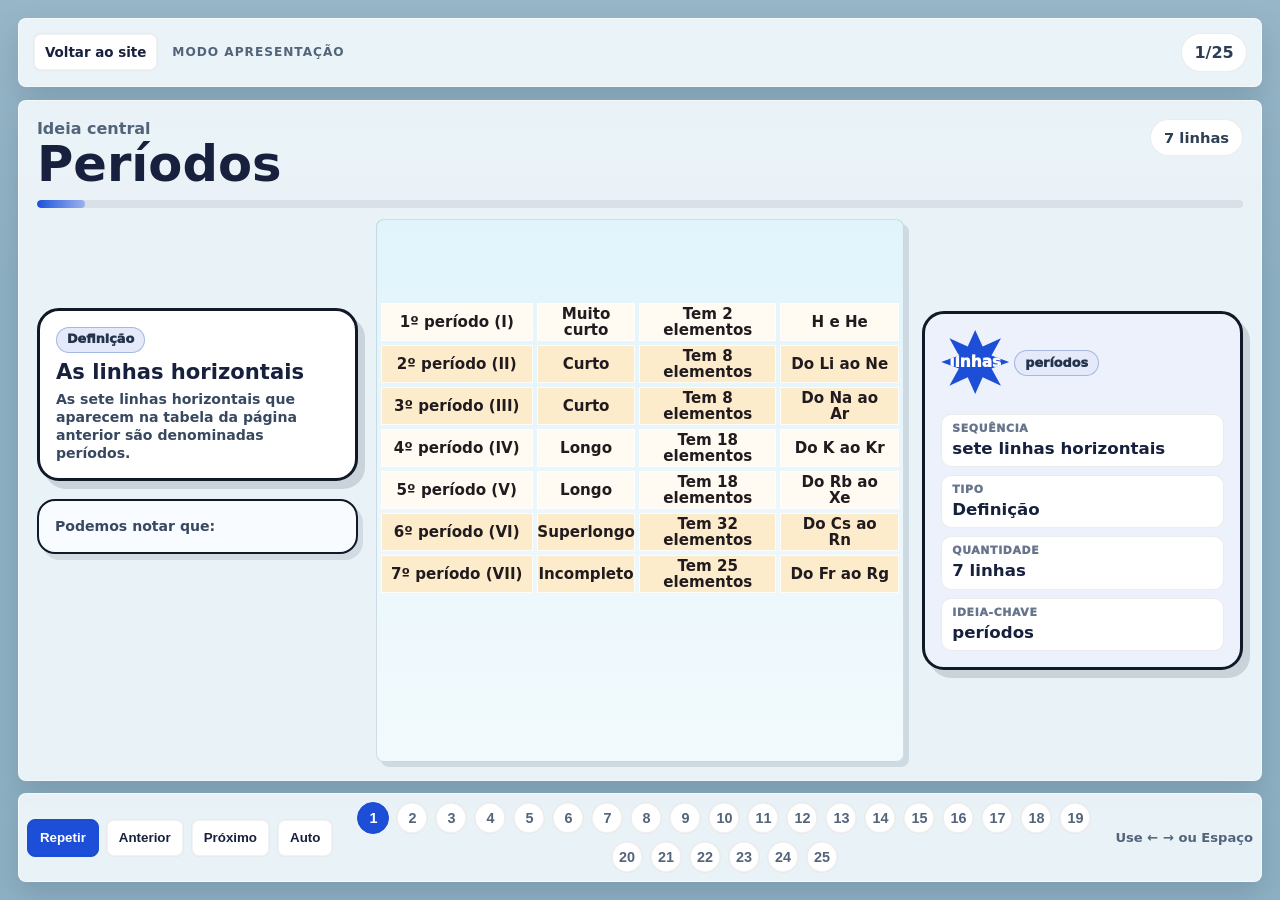
<file: periodos_apresentacao.html>
<!DOCTYPE html>
<html lang="pt-BR">
<head>
  <meta charset="UTF-8" />
  <meta name="viewport" content="width=device-width, initial-scale=1.0" />
  <meta
    name="description"
    content="Apresentação animada sobre períodos, colunas, grupos, famílias e classificações da tabela periódica."
  />
  <title>Períodos e Colunas em Movimento | Apresentação</title>
  <link rel="icon" href="data:," />
  <style>
    :root{
      --bg:#8fb1c4;
      --panel:#f8fdff;
      --text:#17213e;
      --muted:#52647a;
      --accent:#1d4ed8;
      --shadow:0 12px 30px rgba(34, 55, 76, .18);
      --tile:38px;
      --cat-alkali:#a43b36;
      --cat-alkaline:#c8952b;
      --cat-transition:#45449a;
      --cat-post-transition:#81798f;
      --cat-metalloid:#3e854c;
      --cat-poly-nonmetal:#5e3b91;
      --cat-diatomic:#97641f;
      --cat-noble:#1f5726;
      --cat-lanthanide:#a64278;
      --cat-actinide:#6e3a86;
      --cat-unknown:#0b0b33;
    }
    *{box-sizing:border-box}
    html,body{height:100%}
    body{
      margin:0;
      overflow:hidden;
      font-family:Inter, ui-sans-serif, system-ui, -apple-system, Segoe UI, Roboto, Helvetica, Arial, sans-serif;
      color:var(--text);
      background:
        linear-gradient(180deg, rgba(255,255,255,.08), rgba(255,255,255,0) 300px),
        var(--bg);
    }
    button,a{
      appearance:none;
      border:1px solid rgba(16,24,40,.09);
      border-radius:8px;
      background:#ffffff;
      color:var(--text);
      box-shadow:0 0 0 1px rgba(16,24,40,.05) inset;
      cursor:pointer;
      display:inline-flex;
      align-items:center;
      justify-content:center;
      gap:8px;
      font-weight:900;
      text-decoration:none;
      transition:transform .16s ease, box-shadow .16s ease, background .16s ease;
    }
    button:hover,a:hover{
      transform:translateY(-1px);
      box-shadow:0 8px 18px rgba(17,24,39,.08);
      background:#f9fbff;
    }
    button.primary{
      background:#1d4ed8;
      border-color:#1d4ed8;
      color:#ffffff;
    }
    .deck{
      width:100vw;
      height:100dvh;
      display:grid;
      grid-template-rows:auto minmax(0,1fr) auto;
      gap:clamp(8px, 1.4vh, 14px);
      padding:clamp(8px, 1.4vw, 18px);
    }
    .topbar,
    .controlbar,
    .slide-card{
      border:1px solid rgba(255,255,255,.54);
      border-radius:8px;
      background:rgba(248,253,255,.86);
      box-shadow:var(--shadow);
    }
    .topbar{
      min-height:0;
      padding:clamp(8px, 1.2vw, 14px);
      display:grid;
      grid-template-columns:auto minmax(0,1fr) auto;
      gap:14px;
      align-items:center;
    }
    .back-link{
      min-height:38px;
      padding:8px 11px;
      font-size:.84rem;
      white-space:nowrap;
    }
    .deck-title{
      min-width:0;
      display:grid;
      gap:2px;
    }
    .deck-title span{
      color:var(--muted);
      font-size:.76rem;
      font-weight:900;
      letter-spacing:.08em;
      text-transform:uppercase;
    }
    .deck-title h1{
      margin:0;
      font-size:clamp(1.25rem, 2.1vw, 2.05rem);
      line-height:1.05;
      letter-spacing:0;
      white-space:nowrap;
      overflow:hidden;
      text-overflow:ellipsis;
    }
    .counter{
      min-width:66px;
      text-align:center;
      padding:9px 10px;
      border-radius:999px;
      background:#ffffff;
      color:#2c3d56;
      border:1px solid rgba(16,24,40,.08);
      font-weight:900;
    }
    .slide{
      min-height:0;
      display:grid;
    }
    .slide-card{
      min-height:0;
      padding:clamp(10px, 1.45vw, 18px);
      display:grid;
      grid-template-rows:auto auto minmax(0,1fr);
      gap:clamp(8px, 1.3vh, 14px);
      overflow:hidden;
    }
    .slide-head{
      display:flex;
      align-items:flex-start;
      justify-content:space-between;
      gap:12px;
      min-height:0;
    }
    .slide-kicker{
      color:var(--muted);
      font-weight:850;
      font-size:clamp(.82rem, 1.4vw, 1rem);
    }
    .slide-head h2{
      margin:2px 0 0;
      font-size:clamp(1.55rem, 4vw, 3.1rem);
      line-height:.98;
      letter-spacing:0;
    }
    .slide-pill{
      flex:0 0 auto;
      align-self:flex-start;
      border-radius:999px;
      padding:9px 13px;
      background:#ffffff;
      border:1px solid rgba(16,24,40,.08);
      color:#2d3e55;
      font-size:clamp(.82rem, 1.15vw, .98rem);
      font-weight:900;
      white-space:nowrap;
    }
    .progress{
      height:8px;
      border-radius:999px;
      background:rgba(15,23,42,.08);
      overflow:hidden;
    }
    .progress span{
      display:block;
      width:14%;
      height:100%;
      border-radius:999px;
      background:linear-gradient(90deg, var(--accent), color-mix(in srgb, var(--accent) 44%, #ffffff));
      transition:width .25s ease;
    }
    .stage{
      min-height:0;
      display:grid;
      grid-template-columns:minmax(220px, .85fr) minmax(420px, 1.4fr) minmax(220px, .85fr);
      grid-template-rows:minmax(0,1fr) minmax(0,1fr);
      gap:clamp(10px, 1.5vw, 18px);
      align-items:center;
    }
    .board-shell{
      grid-column:2;
      grid-row:1 / span 2;
      min-width:0;
      min-height:0;
      height:100%;
      display:grid;
      align-items:center;
      justify-items:center;
      padding:4px;
      border-radius:8px;
      background:linear-gradient(180deg, rgba(222,244,253,.72), rgba(246,252,255,.72));
      border:1px solid rgba(99,134,154,.24);
      box-shadow:5px 5px 0 rgba(43,76,91,.14);
    }
    .periodic-board{
      display:grid;
      grid-template-columns:calc(var(--tile) * .72) repeat(18, var(--tile));
      grid-template-rows:repeat(9, var(--tile));
      gap:max(2px, calc(var(--tile) * .09));
      align-items:stretch;
      justify-content:center;
      isolation:isolate;
    }
    .periodic-board.summary-mode{
      width:min(100%, 880px);
      display:grid;
      grid-template-columns:1.2fr .78fr 1.08fr .94fr;
      grid-auto-rows:minmax(46px, auto);
      gap:4px;
      align-content:center;
      justify-content:center;
    }
    .summary-cell{
      display:flex;
      align-items:center;
      justify-content:center;
      min-width:0;
      padding:7px 9px;
      color:#211b1f;
      background:#fffaf2;
      border:1px solid rgba(255,255,255,.86);
      font-size:clamp(.74rem, 1.18vw, 1rem);
      line-height:1.08;
      font-weight:850;
      text-align:center;
    }
    .summary-cell.alt{background:#fdeccc}
    .summary-cell strong{font-weight:950}
    .periodic-board.family-table-mode{
      width:min(100%, 920px);
      display:grid;
      grid-template-columns:.58fr 1.1fr 2.75fr;
      grid-auto-rows:minmax(62px, auto);
      gap:4px;
      align-content:center;
      justify-content:center;
    }
    .family-table-cell{
      display:flex;
      align-items:center;
      justify-content:center;
      min-width:0;
      padding:7px 9px;
      color:#211b1f;
      background:#fffaf2;
      border:1px solid rgba(255,255,255,.86);
      font-size:clamp(.66rem, 1vw, .9rem);
      line-height:1.14;
      font-weight:820;
      text-align:center;
    }
    .family-table-cell.header{
      background:#f9d69c;
      font-weight:950;
    }
    .family-table-cell.alt{background:#fdeccc}
    .family-table-cell.wide{text-align:left;justify-content:flex-start}
    .periodic-board.group-mode{
      grid-template-rows:calc(var(--tile) * .56) repeat(9, var(--tile));
    }
    .group-label{
      display:flex;
      flex-direction:column;
      align-items:center;
      justify-content:center;
      min-width:0;
      min-height:0;
      color:#17213e;
      font-size:calc(var(--tile) * .24);
      line-height:1;
      font-weight:950;
      text-align:center;
      overflow:hidden;
    }
    .group-label .iupac{
      color:#1d4ed8;
      font-size:.9em;
      line-height:1;
    }
    .mini-element.map-tile{
      color:#17213e;
      text-shadow:none;
      opacity:.82;
      filter:none;
      border-color:rgba(17,24,39,.16);
      box-shadow:1px 1px 0 rgba(43,76,91,.14);
    }
    .mini-element.map-tile.active{
      color:#17213e;
      filter:none;
      box-shadow:3px 3px 0 rgba(43,76,91,.22), 0 1px 0 rgba(255,255,255,.32) inset;
    }
    .mini-element.map-tile.dimmed{
      opacity:.18;
      filter:saturate(.4);
    }
    .mini-element.hydrogen-out{
      background:#ffffff!important;
      color:#17213e;
      opacity:1;
    }
    .row-label{
      display:flex;
      align-items:center;
      justify-content:center;
      border-radius:6px;
      border:1px solid rgba(16,24,40,.08);
      color:#40526e;
      background:rgba(255,255,255,.86);
      font-size:calc(var(--tile) * .32);
      font-weight:900;
    }
    .row-label.active{
      color:#ffffff;
      background:var(--accent);
      border-color:color-mix(in srgb, var(--accent) 70%, #ffffff);
      box-shadow:2px 2px 0 rgba(43,76,91,.18);
    }
    .mini-element{
      --tile-color:#64748b;
      --entry-x:0px;
      --entry-y:-56px;
      --delay:0ms;
      border:1px solid rgba(255,255,255,.16);
      border-radius:6px;
      background:
        linear-gradient(180deg, rgba(255,255,255,.14), rgba(255,255,255,0) 45%),
        var(--tile-color);
      color:#ffffff;
      box-shadow:2px 2px 0 rgba(43,76,91,.2), 0 1px 0 rgba(255,255,255,.2) inset;
      display:flex;
      align-items:center;
      justify-content:center;
      min-width:0;
      min-height:0;
      padding:0;
      font-size:calc(var(--tile) * .34);
      font-weight:950;
      line-height:1;
      opacity:.16;
      filter:saturate(.68);
      transform:scale(.96);
    }
    .mini-element.active{
      opacity:1;
      filter:saturate(1.08) brightness(1.05);
      animation:flyIn .72s cubic-bezier(.18,.88,.2,1) both;
      animation-delay:var(--delay);
      z-index:3;
      box-shadow:4px 4px 0 rgba(43,76,91,.34), 0 1px 0 rgba(255,255,255,.25) inset;
    }
    .mini-element.anchor{
      outline:2px solid rgba(255,255,255,.96);
      outline-offset:1px;
    }
    @keyframes flyIn{
      0%{opacity:0;transform:translate(var(--entry-x), var(--entry-y)) scale(.72) rotate(-2deg)}
      72%{opacity:1;transform:translate(2px, -2px) scale(1.08)}
      100%{opacity:1;transform:none}
    }
    .bubble{
      position:relative;
      border:3px solid #111827;
      border-radius:22px;
      background:#ffffff;
      box-shadow:7px 8px 0 rgba(17,24,39,.14);
      padding:clamp(10px, 1.35vw, 16px);
      min-width:0;
      max-height:100%;
      overflow:hidden;
    }
    .deck.animating .board-shell{
      animation:panelArrive .42s cubic-bezier(.2,.8,.2,1) both;
      animation-delay:.08s;
    }
    .deck.animating .bubble-main{
      animation:bubbleFromLeft .5s cubic-bezier(.18,.88,.2,1) both;
      animation-delay:.48s;
    }
    .deck.animating .bubble-side{
      animation:bubbleFromRight .5s cubic-bezier(.18,.88,.2,1) both;
      animation-delay:1.12s;
    }
    .deck.animating .bubble-note{
      animation:bubbleFromLeft .5s cubic-bezier(.18,.88,.2,1) both;
      animation-delay:1.78s;
    }
    .deck.animating .fact{
      animation:factPop .34s cubic-bezier(.18,.88,.2,1) both;
      animation-delay:calc(1.28s + var(--fact-delay, 0ms));
    }
    .deck.animating .summary-cell{
      animation:summaryIn .34s cubic-bezier(.18,.88,.2,1) both;
      animation-delay:var(--summary-delay, .2s);
    }
    .deck.animating .family-table-cell,
    .deck.animating .group-label{
      animation:summaryIn .34s cubic-bezier(.18,.88,.2,1) both;
      animation-delay:var(--summary-delay, .2s);
    }
    .bubble::before,
    .bubble::after{
      content:"";
      position:absolute;
      width:0;
      height:0;
    }
    .bubble-main{
      grid-column:1;
      grid-row:1;
      align-self:end;
    }
    .bubble-main::before{
      right:-22px;
      top:44%;
      border-top:13px solid transparent;
      border-bottom:13px solid transparent;
      border-left:22px solid #111827;
    }
    .bubble-main::after{
      right:-16px;
      top:calc(44% + 3px);
      border-top:10px solid transparent;
      border-bottom:10px solid transparent;
      border-left:18px solid #ffffff;
    }
    .bubble-side{
      grid-column:3;
      grid-row:1 / span 2;
      align-self:center;
      background:color-mix(in srgb, var(--accent) 8%, #ffffff);
    }
    .bubble-side::before{
      left:-22px;
      top:42%;
      border-top:13px solid transparent;
      border-bottom:13px solid transparent;
      border-right:22px solid #111827;
    }
    .bubble-side::after{
      left:-16px;
      top:calc(42% + 3px);
      border-top:10px solid transparent;
      border-bottom:10px solid transparent;
      border-right:18px solid color-mix(in srgb, var(--accent) 8%, #ffffff);
    }
    .bubble-note{
      grid-column:1;
      grid-row:2;
      align-self:start;
      border-width:2px;
      border-radius:18px;
      background:#f8fbff;
      box-shadow:5px 6px 0 rgba(17,24,39,.1);
    }
    .bubble-note::before{
      right:-18px;
      top:28%;
      border-top:10px solid transparent;
      border-bottom:10px solid transparent;
      border-left:18px solid #111827;
    }
    .bubble-note::after{
      right:-14px;
      top:calc(28% + 2px);
      border-top:8px solid transparent;
      border-bottom:8px solid transparent;
      border-left:16px solid #f8fbff;
    }
    .tag{
      display:inline-flex;
      align-items:center;
      min-height:26px;
      padding:5px 10px;
      border-radius:999px;
      background:color-mix(in srgb, var(--accent) 12%, #ffffff);
      border:1px solid color-mix(in srgb, var(--accent) 25%, rgba(16,24,40,.08));
      color:#24334c;
      font-size:clamp(.7rem, 1vw, .84rem);
      line-height:1;
      font-weight:950;
    }
    .burst{
      display:inline-grid;
      place-items:center;
      min-width:64px;
      min-height:64px;
      padding:8px;
      margin-bottom:8px;
      color:#ffffff;
      background:var(--accent);
      clip-path:polygon(50% 0%,61% 26%,88% 13%,74% 40%,100% 50%,74% 60%,88% 87%,61% 74%,50% 100%,39% 74%,12% 87%,26% 60%,0% 50%,26% 40%,12% 13%,39% 26%);
      font-size:clamp(.85rem, 1.2vw, 1rem);
      font-weight:950;
      text-align:center;
    }
    .bubble h3{
      margin:8px 0 8px;
      font-size:clamp(.98rem, 1.65vw, 1.5rem);
      line-height:1.02;
      letter-spacing:0;
    }
    .bubble p{
      margin:0;
      color:#374860;
      font-size:clamp(.78rem, 1.22vw, .98rem);
      line-height:1.34;
      font-weight:750;
    }
    .deck[data-type="columns"] .bubble,
    .deck[data-type="classification"] .bubble{
      padding:clamp(8px, 1.1vw, 13px);
    }
    .deck[data-type="columns"] .bubble h3,
    .deck[data-type="classification"] .bubble h3{
      margin:5px 0 6px;
      font-size:clamp(.96rem, 1.45vw, 1.32rem);
      line-height:1.04;
    }
    .deck[data-type="columns"] .tag,
    .deck[data-type="classification"] .tag{
      min-height:22px;
      padding:4px 8px;
      font-size:clamp(.62rem, .9vw, .74rem);
    }
    .deck[data-type="note"] .bubble p,
    .deck[data-type="intro"] .bubble p,
    .deck[data-type="columns"] .bubble p,
    .deck[data-type="classification"] .bubble p{
      font-size:clamp(.76rem, 1.1vw, .96rem);
      line-height:1.28;
    }
    .bubble-note p{
      font-size:clamp(.76rem, 1.08vw, .92rem);
    }
    .fact-grid{
      display:grid;
      gap:8px;
      margin-top:12px;
    }
    .fact{
      border-radius:10px;
      background:#ffffff;
      border:1px solid rgba(16,24,40,.08);
      padding:8px 10px;
    }
    .fact:nth-child(1){--fact-delay:0ms}
    .fact:nth-child(2){--fact-delay:90ms}
    .fact:nth-child(3){--fact-delay:180ms}
    .fact:nth-child(4){--fact-delay:270ms}
    .fact:nth-child(5){--fact-delay:360ms}
    .fact:nth-child(6){--fact-delay:450ms}
    .fact span{
      display:block;
      color:#66758c;
      font-size:.68rem;
      font-weight:950;
      text-transform:uppercase;
      letter-spacing:.06em;
      line-height:1.1;
    }
    .fact strong{
      display:block;
      margin-top:4px;
      color:#17213e;
      font-size:clamp(.84rem, 1.3vw, 1.05rem);
      line-height:1.16;
      overflow-wrap:anywhere;
    }
    .controlbar{
      min-height:0;
      padding:8px;
      display:grid;
      grid-template-columns:auto minmax(0,1fr) auto;
      gap:10px;
      align-items:center;
    }
    .control-group,
    .dots{
      display:flex;
      align-items:center;
      gap:7px;
      flex-wrap:wrap;
    }
    .control-group button{
      min-height:38px;
      padding:8px 12px;
      white-space:nowrap;
    }
    .dots{
      justify-content:center;
    }
    .dot{
      width:32px;
      height:32px;
      padding:0;
      border-radius:999px;
      color:#53647b;
      font-size:.9rem;
    }
    .dot.active{
      color:#ffffff;
      background:var(--accent);
      border-color:var(--accent);
    }
    .hint{
      color:#52647a;
      font-size:.82rem;
      font-weight:800;
      text-align:right;
      white-space:nowrap;
    }
    .loading{
      grid-column:1 / -1;
      place-self:center;
      padding:18px;
      border-radius:8px;
      background:#ffffff;
      color:#394b62;
      font-weight:850;
    }
    @keyframes panelArrive{
      0%{opacity:0;transform:translateY(18px) scale(.985)}
      100%{opacity:1;transform:none}
    }
    @keyframes bubbleFromLeft{
      0%{opacity:0;transform:translateX(-36px) rotate(-1deg) scale(.96)}
      72%{opacity:1;transform:translateX(2px) rotate(.3deg) scale(1.02)}
      100%{opacity:1;transform:none}
    }
    @keyframes bubbleFromRight{
      0%{opacity:0;transform:translateX(36px) rotate(1deg) scale(.96)}
      72%{opacity:1;transform:translateX(-2px) rotate(-.3deg) scale(1.02)}
      100%{opacity:1;transform:none}
    }
    @keyframes factPop{
      0%{opacity:0;transform:translateY(12px) scale(.96)}
      100%{opacity:1;transform:none}
    }
    @keyframes summaryIn{
      0%{opacity:0;transform:translateY(14px) scale(.96)}
      100%{opacity:1;transform:none}
    }
    @media (max-width:980px){
      .stage{
        grid-template-columns:1fr 1fr;
        grid-template-rows:auto minmax(0,1fr) auto;
      }
      .bubble-main{grid-column:1;grid-row:1;align-self:stretch}
      .bubble-side{grid-column:2;grid-row:1;align-self:stretch}
      .bubble-note{grid-column:1 / -1;grid-row:3}
      .board-shell{grid-column:1 / -1;grid-row:2;min-height:0}
      .bubble-main::before,.bubble-main::after,
      .bubble-side::before,.bubble-side::after,
      .bubble-note::before,.bubble-note::after{display:none}
      .bubble{border-radius:18px;box-shadow:5px 6px 0 rgba(17,24,39,.12)}
      .fact-grid{grid-template-columns:repeat(2,minmax(0,1fr))}
    }
    @media (max-width:620px){
      .deck{
        padding:7px;
        gap:7px;
      }
      .topbar{
        grid-template-columns:minmax(0,1fr) auto;
      }
      .back-link{display:none}
      .deck-title h1{font-size:1.16rem}
      .deck-title span{font-size:.65rem}
      .slide-card{padding:10px;gap:7px}
      .slide-head h2{font-size:1.55rem}
      .slide-pill{padding:7px 10px;font-size:.76rem}
      .periodic-board.summary-mode{
        grid-template-columns:1.35fr .72fr 1.08fr .86fr;
        grid-auto-rows:minmax(17px, auto);
        gap:2px;
      }
      .periodic-board.family-table-mode{
        grid-template-columns:.55fr 1fr 2.4fr;
        grid-auto-rows:minmax(28px, auto);
        gap:2px;
      }
      .family-table-cell{
        padding:3px 4px;
        font-size:.48rem;
        line-height:1.08;
      }
      .periodic-board.group-mode{
        grid-template-rows:calc(var(--tile) * .52) repeat(9, var(--tile));
      }
      .group-label{font-size:calc(var(--tile) * .2)}
      .summary-cell{
        min-height:0;
        padding:1px 2px;
        justify-content:center;
        font-size:.42rem;
        line-height:1;
      }
      .stage{
        grid-template-columns:1fr;
        grid-template-rows:auto minmax(150px, .72fr) auto auto;
        gap:7px;
      }
      .bubble-main{grid-column:1;grid-row:1}
      .board-shell{grid-column:1;grid-row:2}
      .bubble-side{grid-column:1;grid-row:3}
      .bubble-note{grid-column:1;grid-row:4}
      .bubble{
        border-width:2px;
        padding:9px;
        box-shadow:4px 5px 0 rgba(17,24,39,.1);
      }
      .bubble h3{margin:5px 0 5px;font-size:1.02rem}
      .bubble p{font-size:.78rem;line-height:1.28}
      .deck[data-type="note"] .bubble p,
      .deck[data-type="intro"] .bubble p,
      .deck[data-type="columns"] .bubble p,
      .deck[data-type="classification"] .bubble p{font-size:.66rem;line-height:1.18}
      .bubble-note p{font-size:.72rem}
      .tag{min-height:22px;padding:4px 8px;font-size:.66rem}
      .burst{display:none}
      .fact-grid{
        grid-template-columns:repeat(2,minmax(0,1fr));
        gap:6px;
        margin-top:8px;
      }
      .fact{padding:6px 7px}
      .fact span{font-size:.56rem}
      .fact strong{font-size:.76rem}
      .controlbar{
        grid-template-columns:1fr;
        gap:7px;
      }
      .control-group{
        display:grid;
        grid-template-columns:repeat(4, minmax(0,1fr));
        gap:6px;
      }
      .control-group button{
        min-height:34px;
        padding:7px 5px;
        font-size:.76rem;
      }
      .dots{display:none}
      .hint{text-align:center;font-size:.68rem}
    }
    @media (prefers-reduced-motion:reduce){
      button,a,.progress span{transition:none}
      .mini-element.active{animation:none}
      .deck.animating .board-shell,
      .deck.animating .bubble-main,
      .deck.animating .bubble-side,
      .deck.animating .bubble-note,
      .deck.animating .fact,
      .deck.animating .summary-cell{animation:none}
    }
  </style>
</head>
<body>
  <div class="deck" id="deck">
    <header class="topbar">
      <a class="back-link" href="index.html">Voltar ao site</a>
      <div class="deck-title">
        <span>Modo apresentação</span>
      </div>
      <div class="counter" id="counter">1/7</div>
    </header>

    <main class="slide">
      <section class="slide-card" aria-live="polite">
        <div class="slide-head">
          <div>
            <div class="slide-kicker" id="slideKicker">Período 1</div>
            <h2 id="slideTitle">1º período (I)</h2>
          </div>
          <div class="slide-pill" id="slideCount">2 elementos</div>
        </div>

        <div class="progress" aria-hidden="true">
          <span id="progressBar"></span>
        </div>

        <div class="stage">
          <article class="bubble bubble-main">
            <span class="tag" id="kindTag">Muito curto</span>
            <h3 id="mainTitle">A linha entra e se encaixa</h3>
            <p id="mainText">Cada período é uma linha horizontal da tabela periódica.</p>
          </article>

          <div class="board-shell">
            <div class="periodic-board" id="board">
              <div class="loading">Carregando tabela...</div>
            </div>
          </div>

          <article class="bubble bubble-side">
            <div class="burst" id="burst">2 casas</div>
            <span class="tag" id="focusTag">Camada K</span>
            <div class="fact-grid">
              <div class="fact">
                <span>Sequência</span>
                <strong id="rangeFact">H e He</strong>
              </div>
              <div class="fact">
                <span>Tipo</span>
                <strong id="kindFact">Muito curto</strong>
              </div>
              <div class="fact">
                <span>Quantidade</span>
                <strong id="countFact">2 elementos</strong>
              </div>
              <div class="fact">
                <span>Ideia-chave</span>
                <strong id="focusFact">Camada K</strong>
              </div>
            </div>
          </article>

          <article class="bubble bubble-note">
            <p id="noteText">O hélio fica nos gases nobres, mas sua configuração termina no bloco s.</p>
          </article>
        </div>
      </section>
    </main>

    <footer class="controlbar">
      <div class="control-group">
        <button class="primary" id="replayBtn" type="button">Repetir</button>
        <button id="prevBtn" type="button">Anterior</button>
        <button id="nextBtn" type="button">Próximo</button>
        <button id="autoBtn" type="button" aria-pressed="false">Auto</button>
      </div>
      <div class="dots" id="dots" aria-label="Selecionar slide"></div>
      <div class="hint">Use ← → ou Espaço</div>
    </footer>
  </div>

  <script>
    const periodRows = [
      {period:1, roman:'I', title:'1º período', kind:'Muito curto', count:'Tem 2 elementos', range:'H e He'},
      {period:2, roman:'II', title:'2º período', kind:'Curto', count:'Tem 8 elementos', range:'Do Li ao Ne'},
      {period:3, roman:'III', title:'3º período', kind:'Curto', count:'Tem 8 elementos', range:'Do Na ao Ar'},
      {period:4, roman:'IV', title:'4º período', kind:'Longo', count:'Tem 18 elementos', range:'Do K ao Kr'},
      {period:5, roman:'V', title:'5º período', kind:'Longo', count:'Tem 18 elementos', range:'Do Rb ao Xe'},
      {period:6, roman:'VI', title:'6º período', kind:'Superlongo', count:'Tem 32 elementos', range:'Do Cs ao Rn'},
      {period:7, roman:'VII', title:'7º período', kind:'Incompleto', count:'Tem 25 elementos', range:'Do Fr ao Rg', maxAtomicNumber:111}
    ];

    const familyRows = [
      ['Número da coluna', 'Elementos', 'Nome da família'],
      ['1A (1)', 'Li, Na, K, Rb, Cs, Fr', 'Metais alcalinos (do árabe alcali, "cinza de plantas")'],
      ['2A (2)', 'Be, Mg, Ca, Sr, Ba, Ra', 'Metais alcalinoterrosos (o termo "terroso" refere-se a "existir na terra")'],
      ['6A (16)', 'O, S, Se, Te, Po', 'Calcogênios ("formadores de cobre", pois minérios de cobre contêm oxigênio ou enxofre)'],
      ['7A (17)', 'F, Cl, Br, I, At', 'Halogênios ("formadores de sais")'],
      ['8A (18)', 'He, Ne, Ar, Kr, Xe, Rn', 'Gases nobres (ou raros)']
    ];

    const groupLabels = [
      '1A','2A','3B','4B','5B','6B','7B','8B','8B','8B','1B','2B','3A','4A','5A','6A','7A','8A'
    ].map((trad, index) => ({trad, iupac:String(index + 1)}));

    const classificationColors = {
      metal:'#f3d5e2',
      nonmetal:'#d8eac0',
      semimetal:'#fff4b8',
      noble:'#d9edf7',
      hydrogen:'#ffffff',
      unknown:'#d7dbe2'
    };

    const semimetals = new Set(['B','Si','Ge','As','Sb','Te','Po']);
    const nonmetals = new Set(['C','N','O','F','P','S','Se','Cl','Br','I','At']);
    const nobleGases = new Set(['He','Ne','Ar','Kr','Xe','Rn']);

    const slides = [
      {
        type:'intro',
        title:'Períodos',
        kicker:'Ideia central',
        count:'7 linhas',
        accent:'#1d4ed8',
        kind:'Definição',
        range:'sete linhas horizontais',
        focus:'períodos',
        burst:'linhas',
        mainTitle:'As linhas horizontais',
        main:'As sete linhas horizontais que aparecem na tabela da página anterior são denominadas períodos.',
        note:'Podemos notar que:',
        summary:true
      },
      {
        type:'period',
        period:1,
        roman:'I',
        title:'1º período',
        kind:'Muito curto',
        range:'H e He',
        focus:'período I',
        count:'Tem 2 elementos',
        accent:'#1d4ed8',
        entryX:'-48px',
        entryY:'-42px',
        anchors:['H','He'],
        burst:'2',
        mainTitle:'1º período (I)',
        main:'Muito curto. Tem 2 elementos: H e He.',
        note:'H e He formam o período mais curto da tabela.'
      },
      {
        type:'period',
        period:2,
        roman:'II',
        title:'2º período',
        kind:'Curto',
        range:'Do Li ao Ne',
        focus:'período II',
        count:'Tem 8 elementos',
        accent:'#00a6b4',
        entryX:'-70px',
        entryY:'0px',
        anchors:['Li','Ne'],
        burst:'8',
        mainTitle:'2º período (II)',
        main:'Curto. Tem 8 elementos: do Li ao Ne.',
        note:'Observe a linha inteira chegando ao seu lugar.'
      },
      {
        type:'period',
        period:3,
        roman:'III',
        title:'3º período',
        kind:'Curto',
        range:'Do Na ao Ar',
        focus:'período III',
        count:'Tem 8 elementos',
        accent:'#22a06b',
        entryX:'70px',
        entryY:'0px',
        anchors:['Na','Ar'],
        burst:'8',
        mainTitle:'3º período (III)',
        main:'Curto. Tem 8 elementos: do Na ao Ar.',
        note:'Assim como o 2º período, ele é classificado como curto.'
      },
      {
        type:'period',
        period:4,
        roman:'IV',
        title:'4º período',
        kind:'Longo',
        range:'Do K ao Kr',
        focus:'período IV',
        count:'Tem 18 elementos',
        accent:'#45449a',
        entryX:'0px',
        entryY:'-70px',
        anchors:['K','Sc','Kr'],
        burst:'18',
        mainTitle:'4º período (IV)',
        main:'Longo. Tem 18 elementos: do K ao Kr.',
        note:'A linha fica maior e atravessa o centro da tabela.'
      },
      {
        type:'period',
        period:5,
        roman:'V',
        title:'5º período',
        kind:'Longo',
        range:'Do Rb ao Xe',
        focus:'período V',
        count:'Tem 18 elementos',
        accent:'#c88800',
        entryX:'0px',
        entryY:'70px',
        anchors:['Rb','Y','Xe'],
        burst:'18',
        mainTitle:'5º período (V)',
        main:'Longo. Tem 18 elementos: do Rb ao Xe.',
        note:'O 5º período também é classificado como longo.'
      },
      {
        type:'period',
        period:6,
        roman:'VI',
        title:'6º período',
        kind:'Superlongo',
        range:'Do Cs ao Rn',
        focus:'período VI',
        count:'Tem 32 elementos',
        accent:'#a64278',
        entryX:'-34px',
        entryY:'82px',
        anchors:['Cs','La','Lu','Rn'],
        burst:'32',
        mainTitle:'6º período (VI)',
        main:'Superlongo. Tem 32 elementos: do Cs ao Rn.',
        note:'A série dos lantanídios explica por que essa linha é superlonga.'
      },
      {
        type:'period',
        period:7,
        roman:'VII',
        title:'7º período',
        kind:'Incompleto',
        range:'Do Fr ao Rg',
        focus:'período VII',
        count:'Tem 25 elementos',
        accent:'#6e3a86',
        entryX:'34px',
        entryY:'82px',
        anchors:['Fr','Ac','Lr','Rg'],
        burst:'25',
        maxAtomicNumber:111,
        mainTitle:'7º período (VII)',
        main:'Incompleto. Tem 25 elementos: do Fr ao Rg.',
        note:'A série dos actinídios aparece na segunda linha fora e abaixo da tabela.'
      },
      {
        type:'note',
        title:'Lantanídios',
        kicker:'É importante notar também que:',
        count:'6º período',
        kind:'Série dos lantanídios',
        range:'do lantânio ao lutécio',
        focus:'terceira casa',
        accent:'#a64278',
        highlightRange:[57,71],
        anchors:['La','Lu'],
        burst:'15',
        mainTitle:'No 6º período',
        main:'A terceira "casa" contém 15 elementos (do lantânio ao lutécio).',
        note:'Por comodidade, estão indicados numa linha fora e abaixo da tabela; começando com o lantânio, esses elementos formam a chamada série dos lantanídios.'
      },
      {
        type:'note',
        title:'Actinídios',
        kicker:'Analogamente:',
        count:'7º período',
        kind:'Série dos actinídios',
        range:'do actínio ao laurêncio',
        focus:'segunda linha fora',
        accent:'#6e3a86',
        highlightRange:[89,103],
        anchors:['Ac','Lr'],
        burst:'15',
        mainTitle:'No 7º período',
        main:'A terceira "casa" também contém 15 elementos químicos (do actínio ao laurêncio).',
        note:'Estão indicados na segunda linha fora e abaixo da tabela; começando com o actínio, eles formam a série dos actinídios.'
      },
      {
        type:'note',
        title:'Naturais e artificiais',
        kicker:'Na tabela atual:',
        count:'classificação',
        kind:'Classificação',
        range:'existem na natureza',
        focus:'produzidos em laboratório',
        accent:'#81798f',
        highlightSymbols:['Tc','Pm','At','U'],
        anchors:['Tc','Pm','At','U'],
        burst:'N/A',
        mainTitle:'Elementos naturais e artificiais',
        main:'Na tabela atual, existem elementos naturais e elementos artificiais.',
        note:'Naturais são os que existem na natureza; ao contrário, os artificiais devem ser produzidos em laboratórios especializados.'
      },
      {
        type:'note',
        title:'Cisurânicos e transurânicos',
        kicker:'Elementos artificiais:',
        count:'Tc, Pm e At',
        kind:'Cisurânicos',
        range:'antes do urânio',
        focus:'depois do urânio',
        accent:'#0b0b33',
        highlightSymbols:['Tc','Pm','At','U'],
        anchors:['Tc','Pm','At','U'],
        burst:'U-92',
        mainTitle:'Antes do urânio',
        main:'Dos artificiais, três estão situados, na Tabela Periódica, antes do urânio (U-92) e, por isso, são chamados de elementos cisurânicos:',
        note:'O tecnécio (Tc-43), o promécio (Pm-61) e o astato (At-85). Os outros artificiais vêm depois do urânio e são chamados de transurânicos.'
      },
      {
        type:'columns',
        title:'Colunas',
        kicker:'Agora, na vertical',
        count:'18 colunas',
        kind:'Definição',
        range:'linhas verticais',
        focus:'propriedades semelhantes',
        accent:'#1d4ed8',
        boardMode:'groups',
        groups:[1,2,3,4,5,6,7,8,9,10,11,12,13,14,15,16,17,18],
        maxAtomicNumber:112,
        burst:'18',
        mainTitle:'Colunas, grupos ou famílias',
        main:'As dezoito linhas verticais que aparecem na tabela são denominadas colunas, grupos ou famílias de elementos.',
        note:'As colunas têm importância especial para a Química, pois cada coluna é formada por elementos com propriedades químicas semelhantes.',
        facts:[
          ['Nome', 'colunas, grupos ou famílias'],
          ['Direção', 'linhas verticais'],
          ['Total', 'dezoito linhas'],
          ['Ideia-chave', 'propriedades químicas semelhantes']
        ]
      },
      {
        type:'columns',
        title:'Numeração das colunas',
        kicker:'Duas formas de ler',
        count:'1A...8A / 1...18',
        kind:'Tradicional e IUPAC',
        range:'1A, 2A, 3B, 4B...',
        focus:'1, 2, 3, 4, 5...',
        accent:'#2563eb',
        boardMode:'groups',
        groups:[1,2,3,4,5,6,7,8,9,10,11,12,13,14,15,16,17,18],
        maxAtomicNumber:112,
        burst:'azul',
        mainTitle:'A numeração tradicional',
        main:'A numeração tradicional das dezoito colunas é 1A, 2A, 3B, 4B etc.',
        note:'Atualmente, a IUPAC recomenda a numeração corrida 1, 2, 3, 4, 5..., indicada em azul na tabela.',
        facts:[
          ['Tradicional', '1A, 2A, 3B, 4B etc.'],
          ['IUPAC', '1, 2, 3, 4, 5...'],
          ['Na tabela', 'o número atual aparece em azul'],
          ['Próximo passo', 'algumas famílias têm nomes especiais']
        ]
      },
      {
        type:'columns',
        title:'Famílias especiais',
        kicker:'Nomes que aparecem muito',
        count:'5 famílias',
        kind:'Tabela-resumo',
        range:'1A, 2A, 6A, 7A e 8A',
        focus:'nomes especiais',
        accent:'#d08a00',
        familyTable:true,
        burst:'5',
        mainTitle:'Algumas famílias têm nomes próprios',
        main:'Devemos assinalar que algumas famílias têm nomes especiais.',
        note:'A tabela mostra o número da coluna, os elementos e o nome da família.',
        facts:[
          ['1A (1)', 'metais alcalinos'],
          ['2A (2)', 'metais alcalinoterrosos'],
          ['6A (16)', 'calcogênios'],
          ['7A (17)', 'halogênios'],
          ['8A (18)', 'gases nobres ou raros']
        ]
      },
      {
        type:'columns',
        title:'Hidrogênio',
        kicker:'Atenção na 1A',
        count:'H-1',
        kind:'Não é alcalino',
        range:'aparece na coluna 1A',
        focus:'H fora',
        accent:'#a43b36',
        boardMode:'groups',
        groups:[1],
        highlightSymbols:['H','Li','Na','K','Rb','Cs','Fr'],
        anchors:['H'],
        burst:'H',
        mainTitle:'O H não acompanha a família',
        main:'O hidrogênio (H-1), embora apareça na coluna 1A, não é um metal alcalino.',
        note:'Ele é tão diferente dos demais elementos químicos que, em algumas classificações, prefere-se colocá-lo fora da Tabela Periódica.',
        facts:[
          ['Posição', 'coluna 1A'],
          ['Cuidado', 'não é metal alcalino'],
          ['Motivo', 'propriedades muito específicas'],
          ['Classificação', 'pode ficar fora da Tabela Periódica']
        ]
      },
      {
        type:'columns',
        title:'Metal terroso',
        kicker:'Coluna 3A',
        count:'Al-13',
        kind:'Designação frequente',
        range:'Al, Ga, In, Tl',
        focus:'terra e barro comum',
        accent:'#c8952b',
        boardMode:'groups',
        groups:[13],
        highlightSymbols:['Al','Ga','In','Tl'],
        anchors:['Al'],
        burst:'Al',
        mainTitle:'Alumínio',
        main:'O alumínio (Al-13) é chamado frequentemente de metal terroso, pois é um constituinte encontrado na terra e no barro comum.',
        note:'Essa designação se estende, às vezes, aos demais elementos da coluna 3A: Ga, In e Tl.',
        facts:[
          ['Elemento', 'alumínio (Al-13)'],
          ['Nome comum', 'metal terroso'],
          ['Origem', 'terra e barro comum'],
          ['Extensão', 'às vezes: Ga, In e Tl']
        ]
      },
      {
        type:'columns',
        title:'Grupo do nitrogênio',
        kicker:'Quando não há nome especial',
        count:'5A (15)',
        kind:'Primeiro elemento',
        range:'N, P, As, Sb, Bi',
        focus:'família do nitrogênio',
        accent:'#5e3b91',
        boardMode:'groups',
        groups:[15],
        highlightSymbols:['N','P','As','Sb','Bi'],
        anchors:['N'],
        burst:'N',
        mainTitle:'Famílias sem nome especial',
        main:'Quando a família não tem nome especial, é costume chamá-la pelo nome do primeiro elemento que nela aparece.',
        note:'Por exemplo, os elementos da coluna 5A são chamados de elementos da família, ou do grupo, do nitrogênio.',
        facts:[
          ['Regra', 'usar o primeiro elemento'],
          ['Exemplo', 'coluna 5A'],
          ['Nome', 'família do nitrogênio'],
          ['Grupo atual', '15']
        ]
      },
      {
        type:'columns',
        title:'Elementos representativos',
        kicker:'Colunas A',
        count:'A = principais',
        kind:'Típicos',
        range:'1A, 2A e 3A a 8A',
        focus:'semelhança máxima',
        accent:'#22a06b',
        boardMode:'groups',
        groups:[1,2,13,14,15,16,17,18],
        mapColor:'#d8eac0',
        maxAtomicNumber:112,
        burst:'A',
        mainTitle:'As colunas A',
        main:'As colunas A são as mais importantes da tabela.',
        note:'Seus elementos são denominados elementos típicos, característicos ou representativos. Em cada coluna A, a semelhança de propriedades químicas entre os elementos é máxima.',
        facts:[
          ['Também chamados', 'típicos, característicos ou representativos'],
          ['Colunas', '1A, 2A e 3A a 8A'],
          ['Importância', 'as mais importantes da tabela'],
          ['Semelhança', 'máxima em cada coluna A']
        ]
      },
      {
        type:'columns',
        title:'Elementos de transição',
        kicker:'Centro da tabela',
        count:'3B a 2B',
        kind:'Transição',
        range:'3B, 4B, 5B, 6B, 7B, 8B, 1B e 2B',
        focus:'8B é tripla',
        accent:'#45449a',
        boardMode:'groups',
        groups:[3,4,5,6,7,8,9,10,11,12],
        mapColor:'#f3d5e2',
        maxAtomicNumber:112,
        burst:'B',
        mainTitle:'Colunas B',
        main:'Os elementos das colunas 3B, 4B, 5B, 6B, 7B, 8B, 1B e 2B constituem os chamados elementos de transição.',
        note:'Note que, em particular, a coluna 8B é uma coluna tripla.',
        facts:[
          ['Faixa', '3B, 4B, 5B, 6B, 7B, 8B, 1B e 2B'],
          ['Nome', 'elementos de transição'],
          ['Posição', 'centro da tabela'],
          ['Detalhe', 'a coluna 8B é tripla']
        ]
      },
      {
        type:'columns',
        title:'Transição interna',
        kicker:'Abaixo da tabela',
        count:'15 + 15',
        kind:'Duas séries',
        range:'penúltima e última casa da 3B',
        focus:'agrupados embaixo',
        accent:'#a64278',
        boardMode:'groups',
        highlightRanges:[[57,71],[89,103]],
        anchors:['La','Lu','Ac','Lr'],
        mapColor:'#f3d5e2',
        burst:'30',
        mainTitle:'Duas séries ligadas à 3B',
        main:'Na penúltima "casa" da coluna 3B ficam os quinze elementos da série dos lantanídios; na última "casa", outros quinze formam a série dos actinídios.',
        note:'Em conjunto, são elementos de transição interna. Devido à semelhança de suas propriedades, são agrupados embaixo da tabela.',
        facts:[
          ['Lantanídios', '15 elementos'],
          ['Actinídios', '15 elementos'],
          ['Conjunto', 'transição interna'],
          ['Organização', 'agrupados embaixo da tabela']
        ]
      },
      {
        type:'classification',
        title:'Outra separação',
        kicker:'Classificação periódica',
        count:'4 grupos',
        kind:'4 categorias',
        range:'metais e não metais',
        focus:'cores por tipo',
        accent:'#d08a00',
        boardMode:'classification',
        classificationFocus:['metal','nonmetal','semimetal','noble','hydrogen'],
        maxAtomicNumber:112,
        burst:'cores',
        mainTitle:'Separação por tipo de elemento',
        main:'Outra separação importante divide os elementos em metais, não metais (ou ametais), semimetais e gases nobres.',
        note:'No mapa: metais em rosa, não metais em verde, semimetais em amarelo e gases nobres em azul. O hidrogênio fica destacado à parte.',
        facts:[
          ['Rosa', 'metais'],
          ['Verde', 'não metais ou ametais'],
          ['Amarelo', 'semimetais'],
          ['Azul', 'gases nobres']
        ]
      },
      {
        type:'classification',
        title:'Metais',
        kicker:'Maioria da tabela',
        count:'87 metais',
        kind:'Propriedades gerais',
        range:'sólidos a 25 °C',
        focus:'formam cátions',
        accent:'#b84c7d',
        boardMode:'classification',
        classificationFocus:['metal'],
        maxAtomicNumber:112,
        burst:'87',
        mainTitle:'Características dos metais',
        main:'Os metais são elementos sólidos à temperatura ambiente (25 °C), exceto o mercúrio.',
        note:'Em geral são duros, densos, têm brilho metálico, pontos de fusão e ebulição altos, conduzem calor e eletricidade, são maleáveis, dúcteis e formam cátions.',
        facts:[
          ['Estado', 'sólidos a 25 °C, exceto Hg'],
          ['Aspecto', 'duros, densos e com brilho metálico'],
          ['Pontos e condução', 'fusão/ebulição altos; calor e eletricidade'],
          ['Forma e íons', 'maleáveis (lâminas), dúcteis (fios) e cátions']
        ]
      },
      {
        type:'classification',
        title:'Ametais, semimetais e nobres',
        kicker:'Os outros comportamentos',
        count:'11 + 7 + 6',
        kind:'Três grupos',
        range:'propriedades opostas ou intermediárias',
        focus:'gases nobres',
        accent:'#6a8f28',
        boardMode:'classification',
        classificationFocus:['nonmetal','semimetal','noble'],
        maxAtomicNumber:112,
        burst:'24',
        mainTitle:'Três leituras rápidas',
        main:'Os não metais têm geralmente propriedades opostas às dos metais. Os semimetais têm propriedades intermediárias entre os metais e os não metais.',
        note:'Os gases nobres, ou gases raros, têm comportamento químico específico.',
        facts:[
          ['Não metais', 'propriedades opostas às dos metais'],
          ['Semimetais', 'propriedades intermediárias'],
          ['Gases nobres', 'comportamento químico específico'],
          ['Quantidade', '11, 7 e 6 elementos']
        ]
      },
      {
        type:'classification',
        title:'Comparando as quantidades',
        kicker:'Tabela com 112 elementos',
        count:'87 > 11 + 7 + 6',
        kind:'Metais predominam',
        range:'112 elementos considerados',
        focus:'hidrogênio fora',
        accent:'#0b0b33',
        boardMode:'classification',
        classificationFocus:['metal','nonmetal','semimetal','noble','hydrogen'],
        maxAtomicNumber:112,
        anchors:['H'],
        burst:'112',
        mainTitle:'A tabela é majoritariamente metálica',
        main:'Dos 112 elementos considerados, os metais são maioria.',
        note:'O número de metais (87) supera bastante o de não metais (11), semimetais (7) e gases nobres (6). O hidrogênio, por suas propriedades específicas, fica fora dessa classificação.',
        facts:[
          ['Metais', '87'],
          ['Não metais', '11'],
          ['Semimetais', '7'],
          ['Gases nobres', '6'],
          ['Hidrogênio', 'fora da classificação']
        ]
      }
    ];

    const colors = {
      alkali:'#a43b36',
      alkaline:'#c8952b',
      transition:'#45449a',
      postTransition:'#81798f',
      metalloid:'#3e854c',
      polyNonmetal:'#5e3b91',
      diatomicNonmetal:'#97641f',
      nobleGas:'#1f5726',
      lanthanide:'#a64278',
      actinide:'#6e3a86',
      unknown:'#0b0b33'
    };

    const state = {
      index:0,
      elements:[],
      playing:false,
      timer:0
    };

    const board = document.getElementById('board');
    const deck = document.getElementById('deck');
    const progressBar = document.getElementById('progressBar');
    const autoBtn = document.getElementById('autoBtn');

    function escapeHtml(value){
      return String(value ?? '').replace(/[&<>"']/g, char => ({
        '&':'&amp;',
        '<':'&lt;',
        '>':'&gt;',
        '"':'&quot;',
        "'":'&#39;'
      }[char]));
    }

    function visualCategory(el){
      if(el.n >= 109) return 'unknown';
      if(el.n >= 89 && el.n <= 103) return 'actinide';
      if(el.n >= 57 && el.n <= 71) return 'lanthanide';
      if(['H','N','O','F','Cl','Br','I'].includes(el.s)) return 'diatomicNonmetal';
      if(['C','P','S','Se'].includes(el.s)) return 'polyNonmetal';
      if(['He','Ne','Ar','Kr','Xe','Rn'].includes(el.s)) return 'nobleGas';
      if(['B','Si','Ge','As','Sb','Te','At'].includes(el.s)) return 'metalloid';
      if(['Al','Ga','In','Sn','Tl','Pb','Bi','Po'].includes(el.s)) return 'postTransition';
      if(el.familyKey === 'g1') return 'alkali';
      if(el.familyKey === 'g2') return 'alkaline';
      if(el.block === 'd') return 'transition';
      return 'postTransition';
    }

    function classificationKey(el){
      if(el.s === 'H') return 'hydrogen';
      if(nobleGases.has(el.s)) return 'noble';
      if(semimetals.has(el.s)) return 'semimetal';
      if(nonmetals.has(el.s)) return 'nonmetal';
      if(el.n <= 112) return 'metal';
      return 'unknown';
    }

    function elementAllowed(el, slide){
      return !slide.maxAtomicNumber || el.n <= slide.maxAtomicNumber;
    }

    function tileColorFor(el, slide, isActive){
      if(slide.boardMode === 'classification'){
        return classificationColors[classificationKey(el)] || classificationColors.unknown;
      }
      if(isActive && slide.mapColor) return slide.mapColor;
      return colors[visualCategory(el)] || '#64748b';
    }

    function rowLabel(row){
      if(row === 8) return 'Ln';
      if(row === 9) return 'An';
      return String(row);
    }

    function rowTitle(row){
      if(row === 8) return 'Lantanídeos';
      if(row === 9) return 'Actinídeos';
      return `${row}º período`;
    }

    function rowActive(row, period){
      return row === period || (period === 6 && row === 8) || (period === 7 && row === 9);
    }

    function parseElements(jsText){
      const match = jsText.match(/const fullElementData = `([\s\S]*?)`;/);
      if(!match) throw new Error('Base de elementos não encontrada.');
      return match[1].trim().split('\n').map(row => {
        const [nRaw, s, name, periodRaw, colRaw, rowRaw, block, classification, familyKey] = row.split('|');
        return {
          n:Number(nRaw),
          s,
          name,
          period:Number(periodRaw),
          col:Number(colRaw),
          row:Number(rowRaw),
          block,
          classification,
          familyKey
        };
      });
    }

    async function loadElements(){
      try{
        const response = await fetch('tabela_periodica_interativa_sp_clean.js', {cache:'no-cache'});
        if(!response.ok) throw new Error('Não foi possível carregar a base da tabela.');
        state.elements = parseElements(await response.text());
        render();
      }catch(error){
        board.innerHTML = `<div class="loading">${escapeHtml(error.message)} Rode por um servidor HTTP local.</div>`;
      }
    }

    function fitBoard(){
      const shell = document.querySelector('.board-shell');
      if(!shell) return;
      const rect = shell.getBoundingClientRect();
      const gap = window.innerWidth < 620 ? 2 : 4;
      const byWidth = Math.floor((rect.width - 22 - gap * 18) / 18.72);
      const isGroup = board.classList.contains('group-mode');
      const rowUnits = isGroup ? 9.56 : 9;
      const rowGaps = isGroup ? 9 : 8;
      const byHeight = Math.floor((rect.height - gap * rowGaps) / rowUnits);
      const max = window.innerWidth < 620 ? 27 : 58;
      const min = window.innerWidth < 620 ? (isGroup ? 14 : 16) : 20;
      const tile = Math.max(min, Math.min(max, byWidth, byHeight));
      document.documentElement.style.setProperty('--tile', `${tile}px`);
    }

    function activeElements(slide){
      if(slide.highlightRanges){
        return state.elements
          .filter(el => slide.highlightRanges.some(([start, end]) => el.n >= start && el.n <= end))
          .sort((a,b) => a.n - b.n);
      }
      if(slide.highlightRange){
        const [start, end] = slide.highlightRange;
        return state.elements
          .filter(el => el.n >= start && el.n <= end)
          .sort((a,b) => a.n - b.n);
      }
      if(slide.highlightSymbols){
        const symbols = new Set(slide.highlightSymbols);
        return state.elements
          .filter(el => symbols.has(el.s))
          .sort((a,b) => a.n - b.n);
      }
      if(slide.classificationFocus){
        const keys = new Set(slide.classificationFocus);
        return state.elements
          .filter(el => elementAllowed(el, slide) && keys.has(classificationKey(el)))
          .sort((a,b) => a.n - b.n);
      }
      if(slide.groups){
        const groups = new Set(slide.groups);
        return state.elements
          .filter(el => elementAllowed(el, slide) && groups.has(el.col))
          .sort((a,b) => a.n - b.n);
      }
      if(!slide.period) return [];
      return state.elements
        .filter(el => el.period === slide.period && elementAllowed(el, slide))
        .sort((a,b) => a.n - b.n);
    }

    function renderFamilyTable(){
      board.className = 'periodic-board family-table-mode';
      board.innerHTML = familyRows.map((row, rowIndex) => {
        const isHeader = rowIndex === 0;
        const alt = rowIndex > 0 && rowIndex % 2 === 0 ? ' alt' : '';
        return row.map((value, colIndex) => `
          <div
            class="family-table-cell${isHeader ? ' header' : alt}${colIndex === 2 ? ' wide' : ''}"
            style="--summary-delay:${180 + (rowIndex * 96) + (colIndex * 32)}ms"
          >${escapeHtml(value)}</div>
        `).join('');
      }).join('');
    }

    function renderGroupBoard(slide){
      board.className = 'periodic-board group-mode';
      const active = activeElements(slide);
      const activeSymbols = new Set(active.map(el => el.s));
      const activeOrder = new Map(active.map((el, index) => [el.s, index]));
      const anchors = new Set(slide.anchors || []);

      const labels = groupLabels.map((label, index) => `
        <div
          class="group-label"
          style="grid-column:${index + 2};grid-row:1;--summary-delay:${160 + (index * 24)}ms"
          title="${escapeHtml(`Coluna ${label.trad}; IUPAC ${label.iupac}`)}"
        ><span>${escapeHtml(label.trad)}</span><span class="iupac">${escapeHtml(label.iupac)}</span></div>
      `).join('');

      const rows = Array.from({length:9}, (_, index) => index + 1).map(row => `
        <div
          class="row-label"
          style="grid-column:1;grid-row:${row + 1}"
          title="${escapeHtml(rowTitle(row))}"
        >${rowLabel(row)}</div>
      `).join('');

      const cells = state.elements
        .filter(el => elementAllowed(el, slide))
        .map(el => {
          const isActive = activeSymbols.has(el.s);
          const order = activeOrder.get(el.s) || 0;
          const color = tileColorFor(el, slide, isActive);
          const key = classificationKey(el);
          return `
            <div
              class="mini-element map-tile ${isActive ? 'active' : 'dimmed'} ${anchors.has(el.s) ? 'anchor' : ''} ${key === 'hydrogen' && slide.boardMode === 'classification' ? 'hydrogen-out' : ''}"
              style="grid-column:${el.col + 1};grid-row:${el.row + 1};--tile-color:${color};--entry-x:${slide.entryX || '0px'};--entry-y:${slide.entryY || '-56px'};--delay:${Math.min(order * 18, 1080)}ms"
              title="${escapeHtml(`${el.name} (${el.s})`)}"
            >${escapeHtml(el.s)}</div>
          `;
        }).join('');

      board.innerHTML = labels + rows + cells;
      fitBoard();
    }

    function renderBoard(slide){
      if(slide.summary){
        board.className = 'periodic-board summary-mode';
        board.innerHTML = periodRows.map((row, rowIndex) => {
          const alt = rowIndex === 1 || rowIndex === 2 || rowIndex === 5 || rowIndex === 6 ? ' alt' : '';
          const cells = [
            [`${row.title} (${row.roman})`, 'Período'],
            [row.kind, 'Tipo'],
            [row.count, 'Quantidade'],
            [row.range, 'Sequência']
          ];
          return cells.map(([value, label], colIndex) => `
            <div
              class="summary-cell${alt}"
              data-label="${label}"
              style="--summary-delay:${220 + (rowIndex * 92) + (colIndex * 32)}ms"
            >${escapeHtml(value)}</div>
          `).join('');
        }).join('');
        return;
      }

      if(slide.familyTable){
        renderFamilyTable();
        return;
      }

      if(slide.boardMode === 'groups' || slide.boardMode === 'classification'){
        renderGroupBoard(slide);
        return;
      }

      board.className = 'periodic-board';
      const active = activeElements(slide);
      const activeSymbols = new Set(active.map(el => el.s));
      const activeOrder = new Map(active.map((el, index) => [el.s, index]));
      const anchors = new Set(slide.anchors || []);

      const labels = Array.from({length:9}, (_, index) => index + 1).map(row => `
        <div
          class="row-label ${rowActive(row, slide.period) ? 'active' : ''}"
          style="grid-column:1;grid-row:${row}"
          title="${escapeHtml(rowTitle(row))}"
        >${rowLabel(row)}</div>
      `).join('');

      const cells = state.elements.map(el => {
        const isActive = activeSymbols.has(el.s);
        const order = activeOrder.get(el.s) || 0;
        const color = colors[visualCategory(el)] || '#64748b';
        return `
          <div
            class="mini-element ${isActive ? 'active' : ''} ${anchors.has(el.s) ? 'anchor' : ''}"
            style="grid-column:${el.col + 1};grid-row:${el.row};--tile-color:${color};--entry-x:${slide.entryX || '0px'};--entry-y:${slide.entryY || '-56px'};--delay:${Math.min(order * 38, 1080)}ms"
            title="${escapeHtml(`${el.name} (${el.s})`)}"
          >${escapeHtml(el.s)}</div>
        `;
      }).join('');

      board.innerHTML = labels + cells;
      fitBoard();
    }

    function renderDots(){
      document.getElementById('dots').innerHTML = slides.map((slide, index) => `
        <button
          type="button"
          class="dot ${index === state.index ? 'active' : ''}"
          data-slide="${index}"
          aria-label="${escapeHtml(slide.title)}"
        >${index + 1}</button>
      `).join('');
      document.querySelectorAll('[data-slide]').forEach(button => {
        button.onclick = () => {
          stopAuto();
          state.index = Number(button.dataset.slide);
          render();
        };
      });
    }

    function renderFacts(slide){
      const facts = slide.facts || [
        ['Sequência', slide.range],
        ['Tipo', slide.kind],
        ['Quantidade', slide.count],
        ['Ideia-chave', slide.focus]
      ];

      document.querySelector('.fact-grid').innerHTML = facts.map(([label, value]) => `
        <div class="fact">
          <span>${escapeHtml(label)}</span>
          <strong>${escapeHtml(value)}</strong>
        </div>
      `).join('');
    }

    function render(){
      if(!state.elements.length) return;
      const slide = slides[state.index];
      deck.classList.remove('animating');
      deck.style.setProperty('--accent', slide.accent);
      deck.dataset.type = slide.type || 'period';
      document.getElementById('counter').textContent = `${state.index + 1}/${slides.length}`;
      document.getElementById('slideKicker').textContent = slide.kicker || `Período ${slide.period}`;
      document.getElementById('slideTitle').textContent = slide.roman ? `${slide.title} (${slide.roman})` : slide.title;
      document.getElementById('slideCount').textContent = slide.count;
      document.getElementById('kindTag').textContent = slide.kind;
      document.getElementById('mainTitle').textContent = slide.mainTitle;
      document.getElementById('mainText').textContent = slide.main;
      document.getElementById('burst').textContent = slide.burst;
      document.getElementById('focusTag').textContent = slide.focus;
      document.getElementById('noteText').textContent = slide.note;
      renderFacts(slide);
      progressBar.style.width = `${((state.index + 1) / slides.length) * 100}%`;
      autoBtn.textContent = state.playing ? 'Pausar' : 'Auto';
      autoBtn.setAttribute('aria-pressed', String(state.playing));
      renderBoard(slide);
      renderDots();
      void deck.offsetWidth;
      deck.classList.add('animating');
    }

    function move(delta){
      state.index = (state.index + delta + slides.length) % slides.length;
      render();
    }

    function replay(){
      render();
    }

    function stopAuto(){
      state.playing = false;
      clearTimeout(state.timer);
      render();
    }

    function scheduleAuto(){
      clearTimeout(state.timer);
      if(!state.playing) return;
      state.timer = setTimeout(() => {
        if(state.index >= slides.length - 1){
          state.playing = false;
          render();
          return;
        }
        state.index += 1;
        render();
        scheduleAuto();
      }, 7600);
    }

    function toggleAuto(){
      if(state.playing){
        stopAuto();
        return;
      }
      if(state.index >= slides.length - 1) state.index = 0;
      state.playing = true;
      render();
      scheduleAuto();
    }

    document.getElementById('replayBtn').onclick = replay;
    document.getElementById('prevBtn').onclick = () => {
      stopAuto();
      move(-1);
    };
    document.getElementById('nextBtn').onclick = () => {
      stopAuto();
      move(1);
    };
    autoBtn.onclick = toggleAuto;

    window.addEventListener('keydown', event => {
      if(event.key === 'ArrowRight'){
        stopAuto();
        move(1);
      }
      if(event.key === 'ArrowLeft'){
        stopAuto();
        move(-1);
      }
      if(event.key === ' '){
        event.preventDefault();
        toggleAuto();
      }
    });

    let resizeFrame = 0;
    window.addEventListener('resize', () => {
      cancelAnimationFrame(resizeFrame);
      resizeFrame = requestAnimationFrame(() => {
        fitBoard();
      });
    });

    loadElements();
  </script>
</body>
</html>
</file>
<file: tabela_periodica_interativa_sp_clean.css>
:root{
      --bg:#8fb1c4;
      --bg2:#a8c5d5;
      --panel:#d5ecf6;
      --panel-strong:#f8fdff;
      --text:#17213e;
      --muted:#52647a;
      --accent:#1864f2;
      --accent-2:#6a3df0;
      --ok:#119d66;
      --warn:#d68a08;
      --danger:#db4f59;
      --shadow:0 8px 22px rgba(34, 55, 76, .18);
      --ring:0 0 0 1px rgba(16, 24, 40, .06) inset;
      --radius:8px;
      --cat-alkali:#a43b36;
      --cat-alkaline:#c8952b;
      --cat-transition:#45449a;
      --cat-post-transition:#81798f;
      --cat-metalloid:#3e854c;
      --cat-poly-nonmetal:#5e3b91;
      --cat-diatomic:#97641f;
      --cat-noble:#1f5726;
      --cat-lanthanide:#a64278;
      --cat-actinide:#6e3a86;
      --cat-unknown:#0b0b33;
      --tile-size-sp:84px;
      --tile-size-full:74px;
      --tile-size-quiz:78px;
      --family-g1:#2f80ed;
      --family-g2:#00a6b4;
      --family-g13:#22a06b;
      --family-g14:#c88800;
      --family-g15:#ff8b3d;
      --family-g16:#ff5c7c;
      --family-g17:#e5484d;
      --family-g18:#7b5cff;
      --family-d:#64748b;
      --family-f:#8b5cf6;
      --type-metal:#2f80ed;
      --type-ametal:#17a772;
      --type-semimetal:#c88800;
      --type-noble:#7b5cff;
      --type-synthetic:#8f6b4f;
      --electron-s:#2563eb;
      --electron-p:#16a34a;
      --electron-d:#f59e0b;
      --electron-f:#8b5cf6;
      --hi:#10b981;
      --med:#f59e0b;
      --low:#94a3b8;
    }
    *{box-sizing:border-box}
    html,body{height:100%}
    body{
      margin:0;
      font-family:Inter, ui-sans-serif, system-ui, -apple-system, Segoe UI, Roboto, Helvetica, Arial, sans-serif;
      color:var(--text);
      background:
        linear-gradient(180deg, rgba(255,255,255,.06), rgba(255,255,255,0) 260px),
        var(--bg);
      min-height:100%;
    }
    a{color:inherit}
    .app{
      width:min(1540px, calc(100vw - 24px));
      margin:12px auto 18px;
      display:grid;
      gap:12px;
    }
    .hero{
      position:relative;
      overflow:hidden;
      background:rgba(248,253,255,.72);
      border:1px solid rgba(255,255,255,.48);
      border-radius:8px;
      padding:12px 14px;
      box-shadow:var(--shadow);
    }
    .hero-top{
      display:flex; gap:16px; align-items:flex-start; justify-content:space-between; flex-wrap:wrap;
    }
    .hero h1{
      margin:0 0 8px;
      font-size:clamp(1.6rem, 2vw + 1rem, 2.6rem);
      line-height:1.05;
      letter-spacing:0;
    }
    .hero p{
      margin:0;
      color:#38495f;
      max-width:880px;
      font-size:.96rem;
      line-height:1.56;
    }
    .badge-row,.chip-row{display:flex; gap:8px; flex-wrap:wrap}
    .hero-badges{margin-bottom:10px}
    .badge,.chip,.mini-badge{
      display:inline-flex; align-items:center; gap:8px;
      border:1px solid rgba(16,24,40,.08);
      background:#ffffff;
      color:#2a3a52;
      border-radius:999px;
      padding:7px 10px;
      font-size:.84rem;
      line-height:1;
      backdrop-filter: blur(8px);
    }
    .mini-badge{padding:6px 10px;font-size:.78rem}
    .hero-actions{
      display:flex; flex-wrap:wrap; gap:10px;
      margin-top:14px;
    }
    button, .link-btn{
      appearance:none; border:none; cursor:pointer;
      border-radius:8px; padding:10px 12px;
      background:#ffffff;
      color:var(--text); font-weight:700;
      transition:transform .16s ease, background .16s ease, border-color .16s ease, opacity .16s ease, box-shadow .16s ease;
      border:1px solid rgba(16,24,40,.08);
      box-shadow:var(--ring);
      text-decoration:none;
      display:inline-flex; align-items:center; gap:10px;
    }
    button:hover,.link-btn:hover{transform:translateY(-1px); background:#f9fbff; box-shadow:0 6px 14px rgba(17,24,39,.07)}
    button.primary, .link-btn.primary{background:#1d4ed8; color:#fff; border-color:#1d4ed8}
    button.ghost{background:#ffffff}
    button.small{padding:8px 10px;border-radius:8px;font-size:.86rem}
    input, select{
      width:100%;
      border-radius:8px;
      border:1px solid rgba(16,24,40,.10);
      background:#ffffff;
      color:var(--text);
      padding:10px 12px;
      outline:none;
      box-shadow:var(--ring);
    }
    input::placeholder{color:#8b99b0}
    .tabs{
      display:flex; gap:8px; flex-wrap:wrap;
      background:rgba(248,253,255,.76);
      border:1px solid rgba(255,255,255,.48);
      padding:6px;
      border-radius:8px;
      box-shadow:var(--shadow);
    }
    .tab-btn{
      background:transparent;
      border:1px solid transparent;
      color:#5c6c84;
      padding:10px 12px;
      border-radius:8px;
      font-weight:700;
    }
    .tab-btn.active{
      background:#eff5ff;
      border-color:rgba(29,78,216,.12);
      color:#123169;
    }
    .tab-panel{
      display:none;
      animation:fade .2s ease;
    }
    .tab-panel.active{display:block}
    @keyframes fade{from{opacity:.6; transform:translateY(6px)} to{opacity:1; transform:none}}
    .panel{
      background:rgba(213,236,246,.88);
      border:1px solid rgba(255,255,255,.42);
      border-radius:8px;
      box-shadow:var(--shadow);
      overflow:hidden;
    }
    
    .panel-pad{padding:18px}
    .soft-divider{height:1px;background:rgba(16,24,40,.07);margin:0 18px}

    .explorer-layout{display:block}
    .left-col{
      display:grid;
      grid-template-rows:auto auto auto;
    }
    .controls{
      padding:14px;
      display:grid; gap:10px;
      border-top:1px solid rgba(255,255,255,.46);
      background:rgba(235,248,253,.72);
    }
    .toolbar{
      display:grid;
      grid-template-columns:minmax(220px, 1fr) repeat(4, minmax(138px, 180px));
      gap:10px;
      align-items:center;
    }
    .toggle-row{
      display:flex; gap:8px; flex-wrap:wrap; align-items:center;
    }
    .segmented{
      display:flex; gap:6px; flex-wrap:wrap;
    }
    .segmented button{
      padding:8px 10px;
      border-radius:8px;
      background:#ffffff;
      color:#50627e;
      font-weight:700;
      border:1px solid rgba(16,24,40,.08);
    }
    .segmented button.active{background:#eaf2ff;color:#153977;border-color:rgba(29,78,216,.16)}
    .stats{
      display:grid;
      grid-template-columns:repeat(4, minmax(120px, 1fr));
      gap:8px;
    }
    .stat{
      padding:10px 12px;
      border-radius:8px;
      background:rgba(255,255,255,.86);
      border:1px solid rgba(255,255,255,.54);
    }
    .stat .v{font-size:1.25rem;font-weight:800;margin-top:4px;color:#15325b}
    .drawer-kicker{font-size:.82rem;text-transform:uppercase;letter-spacing:.12em}
    .drawer-heading{font-weight:900;font-size:1.15rem;margin-top:6px}
    .drawer-title{margin:10px 0 4px;font-size:2rem;line-height:1.05}
    .compare-title{margin:0}
    .section-span-full{grid-column:1/-1}
    .quiz-kicker{text-transform:uppercase;letter-spacing:.12em;font-size:.82rem}
    .stats-compact{grid-template-columns:1fr 1fr}
    .table-wrap{
      position:relative;
      padding:10px 12px 14px;
      overflow:auto;
      scrollbar-gutter:stable;
      background:transparent;
    }
    .table-preview-mobile{
      display:none;
      margin:12px 12px 0;
    }
    .periodic{
      display:grid;
      gap:6px;
      align-items:stretch;
    }
    .periodic.scope-sp{
      grid-template-columns:46px repeat(8, var(--tile-size-sp));
      grid-template-rows:36px repeat(7, var(--tile-size-sp));
      grid-auto-rows:var(--tile-size-sp);
      min-width:0;
    }
    .periodic.scope-full{
      grid-template-columns:46px repeat(18, var(--tile-size-full));
      grid-template-rows:36px repeat(9, var(--tile-size-full));
      grid-auto-rows:var(--tile-size-full);
      min-width:0;
    }
    .axis, .axis-period{
      display:flex; align-items:center; justify-content:center;
      border-radius:8px;
      border:1px solid transparent;
      color:#1c2344;
      background:transparent;
      font-weight:900;
      text-align:center;
      min-height:34px;
      padding:6px;
      font-size:1.05rem;
      line-height:1.2;
      overflow:hidden;
      overflow-wrap:anywhere;
    }
    .axis small,.axis-period small{display:block;color:#2f3a58;font-size:.58rem;font-weight:800}
    .axis-period{font-size:.72rem;color:rgba(28,35,68,.72)}
    .empty{
      min-height:72px;
      border:0;
      background:transparent;
    }
    .el{
      position:relative;
      aspect-ratio:1;
      min-height:0;
      border-radius:4px;
      padding:5px 6px 6px;
      border:1px solid rgba(255,255,255,.14);
      background:
        linear-gradient(180deg, rgba(255,255,255,.12), rgba(255,255,255,0) 44%),
        var(--tile-bg, var(--tile-accent, #45449a));
      color:#fff;
      box-shadow:
        4px 4px 0 rgba(43,76,91,.36),
        0 1px 0 rgba(255,255,255,.24) inset;
      cursor:pointer;
      display:flex;
      flex-direction:column;
      justify-content:space-between;
      overflow:hidden;
      transition:transform .16s ease, border-color .16s ease, filter .16s ease, box-shadow .16s ease;
      isolation:isolate;
    }
    .el::before{
      content:"";
      position:absolute;
      inset:1px;
      border-radius:3px;
      background:linear-gradient(135deg, rgba(255,255,255,.16), rgba(255,255,255,0) 38%, rgba(0,0,0,.12));
      z-index:0;
      opacity:.86;
      pointer-events:none;
    }
    .el:hover{
      transform:translate(-1px, -2px);
      background:
        linear-gradient(180deg, rgba(255,255,255,.16), rgba(255,255,255,0) 44%),
        var(--tile-bg, var(--tile-accent, #45449a));
      border-color:rgba(255,255,255,.48);
      filter:saturate(1.08) brightness(1.05);
      box-shadow:
        6px 6px 0 rgba(43,76,91,.36),
        0 1px 0 rgba(255,255,255,.28) inset;
    }
    .el.hidden-match{display:none}
    .el.selected{outline:3px solid rgba(255,255,255,.95); outline-offset:2px}
    .el.compare{box-shadow:0 0 0 3px rgba(255,224,89,.9), 5px 5px 0 rgba(43,76,91,.36)}
    .el.favorite::after{
      content:"★";
      position:absolute; top:10px; right:10px;
      font-size:.8rem;
      color:#fff2a8;
      text-shadow:0 0 18px rgba(255,216,106,.6);
    }
    .el > *{position:relative;z-index:1}
    .el .topline{
      display:flex;
      justify-content:space-between;
      align-items:flex-start;
      gap:4px;
      min-width:0;
    }
    .el .flags{
      display:flex;
      align-items:center;
      gap:4px;
      flex:0 0 auto;
      margin-top:1px;
    }
    .el .flag{
      display:inline-flex;
      width:var(--tile-icon-size, 10px);
      height:var(--tile-icon-size, 10px);
      flex:0 0 auto;
      opacity:.94;
      color:#fff;
      align-items:center;
      justify-content:center;
    }
    .el .flag svg{width:100%;height:100%;display:block}
    .el .num{font-size:var(--tile-num-font-size, .74rem);color:rgba(255,255,255,.88);font-weight:900;line-height:1}
    .el .main{
      display:grid;
      grid-template-columns:minmax(0, 1fr) auto;
      gap:5px;
      align-items:center;
      min-height:0;
      flex:1 1 auto;
    }
    .el .text{
      min-width:0;
      display:grid;
      align-content:center;
      justify-items:stretch;
      gap:2px;
    }
    .el .symbol{
      font-size:var(--tile-symbol-font-size, 1.5rem);
      font-weight:900;
      line-height:.9;
      letter-spacing:0;
      text-shadow:0 1px 2px rgba(0,0,0,.22);
      justify-self:start;
      width:100%;
      text-align:left;
    }
    .el .name{
      font-size:var(--tile-name-font-size, .59rem);
      color:rgba(255,255,255,.93);
      line-height:1.02;
      max-width:100%;
      font-weight:800;
      text-shadow:0 1px 1px rgba(0,0,0,.18);
      white-space:nowrap;
      overflow:hidden;
      text-overflow:ellipsis;
      width:100%;
      text-align:left;
    }
    .el .shells{
      min-width:12px;
      display:grid;
      justify-items:end;
      align-content:center;
      gap:1px;
      font-size:var(--shell-font-size, 6px);
      line-height:1;
      font-weight:900;
      color:rgba(255,255,255,.9);
      text-shadow:0 1px 1px rgba(0,0,0,.2);
    }
    .el .shells span{
      display:block;
      min-width:1.4em;
      text-align:right;
    }
    .el .meta{
      display:flex; justify-content:space-between; gap:6px; align-items:flex-end;
      color:rgba(255,255,255,.78); font-size:.62rem; font-weight:900;
    }
    .el .meta span{min-width:0;overflow:hidden;text-overflow:ellipsis;white-space:nowrap}
    .el.range-tile .main{grid-template-columns:1fr}
    .el.range-tile .text{justify-items:stretch}
    .el.range-tile .symbol{font-size:1.42rem;text-align:left}
    .el.range-tile .name{font-size:.56rem;white-space:normal;text-align:left}
    .el.range-tile .shells{display:none}
    .legend{
      margin:0 12px 14px;
      padding:14px;
      border:1px solid rgba(99,134,154,.32);
      border-bottom-color:rgba(42,71,94,.34);
      display:grid;
      grid-template-columns:repeat(auto-fit, minmax(250px, 1fr));
      gap:10px 14px;
      color:#273353;
      background:rgba(221,244,252,.86);
      border-radius:8px;
      box-shadow:5px 5px 0 rgba(43,76,91,.26);
    }
    .legend-item{
      display:flex; align-items:center; gap:8px;
      min-height:34px;
      padding:6px 8px; border-radius:8px; background:rgba(255,255,255,.92);
      border:1px solid rgba(255,255,255,.56); font-size:.9rem;
      font-weight:700;
    }
    .legend-item input{
      width:14px;
      height:14px;
      margin:0;
      accent-color:#1d4ed8;
      box-shadow:none;
    }
    .legend-item a{color:inherit;text-decoration:none}
    .legend-item a:hover{text-decoration:underline}
    .grid-dock{
      position:relative;
      z-index:2;
      min-width:0;
      min-height:0;
      align-self:stretch;
    }
    .legend-dock,
    .hover-dock{
      height:100%;
      min-height:0;
      border-radius:12px;
      overflow:hidden;
    }
    .legend-dock{
      box-shadow:none;
    }
    .legend-dock-panel{
      height:100%;
      display:grid;
      grid-template-columns:repeat(3, minmax(0, 1fr));
      grid-auto-rows:minmax(0, 1fr);
      gap:6px;
      align-content:stretch;
      padding:4px 4px 4px 0;
      border-radius:10px;
      background:transparent;
      border:0;
    }
    .legend-dock-item{
      display:grid;
      grid-template-columns:auto minmax(0,1fr);
      gap:5px;
      align-items:center;
      min-width:0;
      min-height:0;
      padding:3px 6px;
      border-radius:8px;
      background:var(--legend-dock-color, transparent);
      border:1px solid rgba(255,255,255,.18);
      color:#fff;
      font-size:.58rem;
      line-height:1.05;
      font-weight:800;
      box-shadow:0 1px 0 rgba(255,255,255,.12) inset;
    }
    .legend-dock-item input{
      width:12px;
      height:12px;
      margin:0;
      accent-color:#ffffff;
      box-shadow:none;
      filter:saturate(.85);
    }
    .legend-dock-item a{
      min-width:0;
      color:inherit;
      text-decoration:none;
      white-space:nowrap;
      overflow:hidden;
      text-overflow:ellipsis;
    }
    .legend-dock-item a:hover{text-decoration:underline;color:#ffffff}
    .legend-dock .swatch{display:none}
    .hover-dock{
      background:linear-gradient(180deg, rgba(240,247,252,.98), rgba(226,238,247,.96));
      border:1px solid rgba(73,93,118,.18);
      box-shadow:4px 6px 0 rgba(43,76,91,.14);
    }
    .hover-dock .tooltip-preview{
      height:100%;
      min-height:0;
      grid-template-columns:minmax(108px, .82fr) minmax(0, 1.14fr);
      align-items:stretch;
      gap:12px;
      padding:10px 12px;
    }
    .hover-dock .tooltip-element{
      min-height:0;
    }
    .state-dock{
      display:grid;
      grid-template-columns:repeat(2, minmax(0, 1fr));
      grid-template-rows:repeat(2, minmax(0, 1fr));
      gap:2px 12px;
      align-content:center;
      justify-items:start;
      padding:2px 2px 0 8px;
      color:#20314a;
      font-size:.62rem;
      font-weight:800;
      line-height:1.05;
      background:transparent;
      border:0;
      box-shadow:none;
    }
    .state-dock-item{
      display:inline-flex;
      align-items:center;
      gap:6px;
      min-width:0;
      white-space:nowrap;
    }
    .state-dock-icon{
      display:inline-flex;
      align-items:center;
      justify-content:center;
      width:12px;
      height:12px;
      color:#20314a;
      flex:0 0 auto;
    }
    .state-dock-icon svg{
      width:100%;
      height:100%;
      display:block;
    }
    .series-guide{
      position:relative;
      border-radius:6px;
      min-height:0;
    }
    .series-guide-art{
      position:absolute;
      inset:10px 8px 10px 8px;
      width:calc(100% - 16px);
      height:calc(100% - 20px);
      overflow:visible;
    }
    .series-guide-line{
      fill:none;
      stroke:rgba(90,110,132,.82);
      stroke-width:3;
      stroke-linecap:round;
      stroke-linejoin:round;
      stroke-dasharray:5 5;
    }
    .series-guide-arrow{
      fill:none;
      stroke:rgba(90,110,132,.82);
      stroke-width:3;
      stroke-linecap:round;
      stroke-linejoin:round;
    }
    .series-guide-start{fill:rgba(90,110,132,.42)}
    .series-guide-label{
      position:absolute;
      right:6px;
      top:8px;
      padding:2px 5px;
      border-radius:999px;
      color:rgba(32,49,74,.72);
      background:rgba(255,255,255,.38);
      font-size:.62rem;
      font-weight:900;
      letter-spacing:.04em;
    }
    .swatch{width:24px;height:24px;border-radius:6px;border:1px solid rgba(16,24,40,.14);box-shadow:2px 2px 0 rgba(43,76,91,.18)}
    .drawer{
      position:fixed;
      inset:0;
      z-index:900;
      display:none;
      align-items:center;
      justify-content:center;
      padding:18px;
      background:rgba(15,23,42,.38);
    }
    .drawer.open{display:flex}
    .drawer-card{
      width:min(940px, 96vw);
      max-height:min(880px, 92vh);
      overflow:auto;
      background:#ffffff;
      border:1px solid rgba(16,24,40,.10);
      border-radius:12px;
      box-shadow:0 26px 70px rgba(15,23,42,.24);
    }
    .drawer-header{
      padding:14px;
      border-bottom:1px solid rgba(16,24,40,.07);
      display:flex; justify-content:space-between; gap:12px; align-items:flex-start;
      background:#ffffff;
      position:sticky;
      top:0;
      z-index:2;
    }
    .drawer-empty{
      margin:auto;
      text-align:center;
      padding:26px;
      color:#6b7b93;
      max-width:320px;
    }
    .drawer-content{display:none; padding:14px; gap:12px; flex-direction:column; overflow:auto}
    .drawer-content.active{display:flex}
    .symbol-card{
      --tile-accent:#1d4ed8;
      display:grid;
      grid-template-columns:minmax(128px, 170px) minmax(0,1fr);
      gap:16px;
      align-items:stretch;
      border-radius:8px;
      background:linear-gradient(135deg, color-mix(in srgb, var(--tile-accent) 13%, #ffffff), #f8fafc 62%);
      border:1px solid rgba(16,24,40,.08);
      border-left:6px solid var(--tile-accent);
      padding:14px;
    }
    .symbol-mark{
      aspect-ratio:1;
      border-radius:8px;
      background:
        linear-gradient(180deg, rgba(255,255,255,.16), rgba(255,255,255,0) 44%),
        var(--tile-accent);
      border:1px solid rgba(255,255,255,.22);
      box-shadow:6px 6px 0 rgba(43,76,91,.22), 0 1px 0 rgba(255,255,255,.2) inset;
      padding:12px;
      display:grid;
      align-content:space-between;
      min-width:0;
      color:#fff;
    }
    .symbol-mark .atomic-number{font-size:.86rem;font-weight:900;color:rgba(255,255,255,.88)}
    .symbol-mark .symbol-top{
      display:flex;
      justify-content:space-between;
      align-items:flex-start;
      gap:8px;
    }
    .symbol-mark .symbol-icons{
      display:flex;
      gap:6px;
    }
    .symbol-mark .symbol-icons .flag{
      width:16px;
      height:16px;
    }
    .symbol-mark .symbol-main{
      display:grid;
      grid-template-columns:minmax(0,1fr) auto;
      gap:10px;
      align-items:center;
    }
    .symbol-mark .symbol{
      font-size:clamp(3rem, 8vw, 5.8rem);
      line-height:.9;
      font-weight:900;
      letter-spacing:0;
      color:#fff;
      text-align:right;
    }
    .symbol-mark .element-name{font-size:.92rem;font-weight:800;color:#fff;overflow-wrap:anywhere;text-align:left}
    .symbol-mark .symbol-shells{
      display:grid;
      gap:3px;
      justify-items:end;
      font-size:.84rem;
      line-height:1;
      font-weight:900;
      color:rgba(255,255,255,.92);
    }
    .symbol-card-details{
      display:grid;
      gap:8px;
      align-content:center;
      min-width:0;
    }
    .symbol-card-details .headline{font-size:1.08rem;font-weight:900;color:#142033}
    .symbol-card-details .line{color:#52637b;line-height:1.45;font-weight:700;overflow-wrap:anywhere}
    .info-grid{
      display:grid; gap:8px;
      grid-template-columns:repeat(2, minmax(0,1fr));
    }
    .info-card{
      padding:12px;
      border-radius:8px;
      background:#f9fbff;
      border:1px solid rgba(16,24,40,.07);
    }
    .info-card .k{font-size:.76rem;color:#6c7d97;text-transform:uppercase;letter-spacing:.08em}
    .info-card .v{margin-top:6px;font-weight:800}
    .story{
      padding:12px;
      border-radius:8px;
      background:#f9fbff;
      border:1px solid rgba(16,24,40,.07);
      line-height:1.65;
      color:#20314a;
    }
    .story h3{margin:0 0 10px;font-size:1rem}
    .quick-links{display:flex; flex-wrap:wrap; gap:10px}
    .compare-box{
      display:none;
      margin-top:8px;
      padding:12px;
      border-radius:8px;
      background:#f9fbff;
      border:1px solid rgba(16,24,40,.08);
    }
    .compare-box.active{display:block}
    .compare-grid{
      display:grid;
      grid-template-columns:180px repeat(2, minmax(0,1fr));
      gap:8px;
      margin-top:12px;
      font-size:.95rem;
    }
    .compare-grid > div{
      background:#ffffff;
      padding:9px 10px;
      border-radius:8px;
      border:1px solid rgba(16,24,40,.06);
    }
    .section-grid{
      display:grid; gap:12px;
      grid-template-columns:repeat(2, minmax(0,1fr));
      padding:14px;
    }
    .card{
      background:#ffffff;
      border:1px solid rgba(16,24,40,.07);
      border-radius:8px;
      padding:14px;
      box-shadow:var(--shadow);
    }
    .card h2,.card h3{margin:0 0 10px}
    .period-lesson{
      --period-accent:#1d4ed8;
      background:
        linear-gradient(180deg, rgba(255,255,255,.96), rgba(236,248,253,.94));
      border:1px solid rgba(255,255,255,.58);
      border-radius:8px;
      padding:14px;
      box-shadow:var(--shadow);
      overflow:hidden;
    }
    .period-lesson-header{
      display:flex;
      justify-content:space-between;
      align-items:flex-start;
      gap:14px;
      flex-wrap:wrap;
      margin-bottom:12px;
    }
    .period-lesson h2{
      margin:0 0 8px;
      font-size:1.55rem;
      line-height:1.1;
    }
    .period-lesson .footer-note{
      max-width:900px;
      margin:0;
    }
    .period-lesson-toolbar{
      display:flex;
      gap:8px;
      flex-wrap:wrap;
      justify-content:flex-end;
    }
    .period-progress{
      height:8px;
      border-radius:999px;
      background:rgba(15,23,42,.08);
      overflow:hidden;
      margin-bottom:12px;
    }
    .period-progress span{
      display:block;
      height:100%;
      width:14%;
      border-radius:999px;
      background:linear-gradient(90deg, var(--period-accent), color-mix(in srgb, var(--period-accent) 50%, #ffffff));
      transition:width .28s ease;
    }
    .period-lesson-body{
      display:grid;
      grid-template-columns:minmax(0, 1.45fr) minmax(300px, .62fr);
      gap:14px;
      align-items:start;
    }
    .period-stage{
      min-width:0;
      border-radius:8px;
      border:1px solid rgba(99,134,154,.26);
      background:rgba(221,244,252,.72);
      box-shadow:5px 5px 0 rgba(43,76,91,.18);
      padding:12px;
      overflow:hidden;
    }
    .period-stage-title{
      display:flex;
      justify-content:space-between;
      align-items:flex-start;
      gap:12px;
      margin-bottom:10px;
    }
    .period-stage-title strong{
      display:block;
      margin-top:4px;
      font-size:1.18rem;
      line-height:1.15;
    }
    .period-stage-scroll{
      overflow:auto;
      scrollbar-gutter:stable;
      border-radius:8px;
      background:linear-gradient(180deg, rgba(255,255,255,.74), rgba(248,253,255,.58));
      border:1px solid rgba(255,255,255,.68);
      padding:10px;
    }
    .period-build-table{
      position:relative;
      display:grid;
      grid-template-columns:34px repeat(18, minmax(28px, 1fr));
      grid-template-rows:repeat(9, minmax(28px, 38px));
      gap:4px;
      min-width:790px;
      isolation:isolate;
    }
    .period-row-label{
      display:flex;
      align-items:center;
      justify-content:center;
      border-radius:6px;
      background:rgba(255,255,255,.78);
      color:#465873;
      border:1px solid rgba(16,24,40,.08);
      font-size:.72rem;
      font-weight:900;
    }
    .period-row-label.active{
      color:#ffffff;
      background:var(--period-accent);
      border-color:color-mix(in srgb, var(--period-accent) 72%, #ffffff);
      box-shadow:2px 2px 0 rgba(43,76,91,.18);
    }
    .period-mini-el{
      --mini-color:#64748b;
      --entry-x:-48px;
      --entry-y:-22px;
      --delay:0ms;
      width:100%;
      min-width:0;
      height:100%;
      padding:0;
      justify-content:center;
      border-radius:4px;
      border:1px solid rgba(255,255,255,.14);
      color:#fff;
      background:
        linear-gradient(180deg, rgba(255,255,255,.14), rgba(255,255,255,0) 46%),
        var(--mini-color);
      box-shadow:2px 2px 0 rgba(43,76,91,.20), 0 1px 0 rgba(255,255,255,.2) inset;
      font-size:.64rem;
      font-weight:900;
      line-height:1;
      opacity:.2;
      filter:saturate(.75);
      transform:scale(.96);
      transition:opacity .22s ease, filter .22s ease, transform .22s ease, box-shadow .22s ease;
    }
    .period-mini-el:hover{
      transform:translateY(-1px);
      opacity:.72;
      filter:saturate(1);
    }
    .period-mini-el.out-of-scope{
      opacity:.08;
      filter:saturate(.35);
    }
    .period-mini-el.active{
      opacity:1;
      filter:saturate(1.08) brightness(1.04);
      transform:none;
      box-shadow:4px 4px 0 rgba(43,76,91,.32), 0 1px 0 rgba(255,255,255,.24) inset;
      animation:periodTileArrive .62s cubic-bezier(.2,.8,.2,1) both;
      animation-delay:var(--delay);
      z-index:2;
    }
    .period-mini-el.anchor{
      outline:2px solid rgba(255,255,255,.96);
      outline-offset:1px;
    }
    @keyframes periodTileArrive{
      0%{
        opacity:0;
        transform:translate(var(--entry-x), var(--entry-y)) scale(.78);
      }
      72%{
        opacity:1;
        transform:translate(2px, -2px) scale(1.04);
      }
      100%{
        opacity:1;
        transform:none;
      }
    }
    .period-dots{
      display:flex;
      flex-wrap:wrap;
      gap:6px;
      margin-top:10px;
    }
    .period-dot{
      min-width:34px;
      justify-content:center;
      padding:7px 9px;
      border-radius:8px;
      background:#ffffff;
      color:#50627e;
    }
    .period-dot.active{
      background:color-mix(in srgb, var(--period-accent) 14%, #ffffff);
      border-color:color-mix(in srgb, var(--period-accent) 32%, rgba(16,24,40,.08));
      color:#102033;
    }
    .period-narrative{
      position:relative;
      display:grid;
      gap:10px;
      align-content:start;
      min-width:0;
    }
    .period-narrative::before{
      content:"";
      position:absolute;
      left:-18px;
      top:88px;
      width:18px;
      border-top:3px dashed color-mix(in srgb, var(--period-accent) 72%, #ffffff);
    }
    .period-speech{
      position:relative;
      border-radius:8px;
      background:#ffffff;
      border:1px solid rgba(16,24,40,.07);
      border-left:5px solid var(--period-accent);
      padding:13px;
      box-shadow:4px 5px 0 rgba(43,76,91,.14);
    }
    .period-speech::before{
      content:"";
      position:absolute;
      left:-12px;
      top:26px;
      width:0;
      height:0;
      border-top:9px solid transparent;
      border-bottom:9px solid transparent;
      border-right:12px solid #ffffff;
    }
    .period-speech.secondary{
      border-left-color:rgba(82,100,122,.44);
      box-shadow:none;
      background:#f8fbff;
    }
    .period-speech h3{
      margin:8px 0 8px;
      font-size:1.35rem;
      line-height:1.05;
    }
    .period-speech p{
      margin:0;
      color:#41536d;
      line-height:1.58;
      font-weight:650;
    }
    .period-facts{
      display:grid;
      grid-template-columns:repeat(2, minmax(0, 1fr));
      gap:8px;
    }
    .period-fact{
      min-width:0;
      border-radius:8px;
      border:1px solid rgba(16,24,40,.07);
      background:rgba(255,255,255,.86);
      padding:10px;
    }
    .period-fact span{
      display:block;
      color:#64748b;
      font-size:.7rem;
      font-weight:900;
      text-transform:uppercase;
      letter-spacing:.05em;
      line-height:1.2;
    }
    .period-fact strong{
      display:block;
      margin-top:5px;
      color:#17213e;
      font-size:.96rem;
      line-height:1.25;
      overflow-wrap:anywhere;
    }
    .period-series-note{
      border-radius:8px;
      padding:12px;
      color:#31445d;
      line-height:1.55;
      background:color-mix(in srgb, var(--period-accent) 10%, #ffffff);
      border:1px solid color-mix(in srgb, var(--period-accent) 18%, rgba(16,24,40,.08));
      font-weight:700;
    }
    .family-list, .period-list{
      display:grid; gap:10px;
    }
    .family{
      padding:12px;
      border-radius:8px;
      border:1px solid rgba(16,24,40,.07);
      background:#f9fbff;
    }
    .family h3{margin:0 0 8px; display:flex; justify-content:space-between; gap:12px; align-items:center}
    .elements-inline{
      display:flex; flex-wrap:wrap; gap:8px;
      margin-top:10px;
    }
    .pill{
      padding:7px 9px; border-radius:999px;
      background:#ffffff;
      border:1px solid rgba(16,24,40,.07);
      font-size:.86rem;
    }
    .trend-grid{
      display:grid;
      grid-template-columns:repeat(2, minmax(0,1fr));
      gap:12px;
      padding:14px;
    }
    .trend{
      padding:14px;
      border-radius:8px;
      border:1px solid rgba(16,24,40,.08);
      background:#ffffff;
      min-width:0;
    }
    .trend-map-wrap{
      overflow:auto;
      scrollbar-gutter:stable;
      max-width:100%;
      border-radius:8px;
      background:#f8fafc;
      margin-top:12px;
      border:1px solid rgba(16,24,40,.06);
    }
    .trend-map{
      position:relative;
      display:grid;
      grid-template-columns:repeat(18, minmax(22px, 1fr));
      grid-auto-rows:26px;
      gap:3px;
      min-width:560px;
      padding:10px;
      isolation:isolate;
    }
    .trend-cell{
      border-radius:4px;
      border:1px solid rgba(15,23,42,.12);
      display:flex;
      align-items:center;
      justify-content:center;
      font-size:.62rem;
      font-weight:900;
      color:#102033;
      box-shadow:0 1px 4px rgba(15,23,42,.05);
      z-index:1;
    }
    .trend-cell.no-value{opacity:.42;background:#eef2f7!important}
    .trend-arrows{
      position:absolute;
      inset:10px;
      width:calc(100% - 20px);
      height:calc(100% - 20px);
      z-index:2;
      pointer-events:none;
      overflow:visible;
    }
    .trend-key{
      display:flex;
      align-items:center;
      justify-content:space-between;
      gap:10px;
      margin-top:10px;
      color:#52637b;
      font-size:.82rem;
      font-weight:800;
    }
    .trend-ramp{
      flex:1;
      height:9px;
      border-radius:999px;
      border:1px solid rgba(16,24,40,.10);
      background:linear-gradient(90deg, #edf2f7, #8bd3dd, #f97316);
    }
    .trend-ramp.electro{background:linear-gradient(90deg, #f8fafc, #a7f3d0, #2563eb)}
    .trend-ramp.energy{background:linear-gradient(90deg, #f8fafc, #fde68a, #7c3aed)}
    .trend small{display:block;color:var(--muted);line-height:1.6}
    .quiz-layout{
      display:grid;
      grid-template-columns:320px minmax(0,1fr);
      gap:12px;
      padding:14px;
    }
    .quiz-card{
      background:#ffffff;
      border:1px solid rgba(16,24,40,.08);
      border-radius:8px;
      padding:14px;
      display:grid;
      gap:16px;
      align-self:start;
      position:sticky;
      top:12px;
    }
    .quiz-status{
      font-size:2rem;
      font-weight:900;
      letter-spacing:0;
    }
    .quiz-grid{
      display:grid;
      grid-template-columns:44px repeat(8, var(--tile-size-quiz));
      grid-auto-rows:var(--tile-size-quiz);
      gap:6px;
      min-width:0;
    }
    .quiz-wrap{overflow:auto}
    .hint{
      color:var(--muted);
      line-height:1.65;
      font-size:.95rem;
    }
    .toast{
      position:fixed;
      right:18px; bottom:18px;
      background:rgba(17,24,39,.96);
      color:#fff;
      border:1px solid rgba(255,255,255,.12);
      box-shadow:var(--shadow);
      border-radius:8px;
      padding:14px 16px;
      min-width:260px;
      max-width:min(92vw, 420px);
      transform:translateY(20px);
      opacity:0;
      pointer-events:none;
      transition:opacity .2s ease, transform .2s ease;
      z-index:999;
    }
    .toast.show{opacity:1; transform:none}
    .toast strong{display:block;margin-bottom:4px}
    .footer-note{
      color:#617089;
      line-height:1.7;
      font-size:.92rem;
    }
    [data-color-swatch]{border-left:4px solid transparent}
    .tooltip-preview{
      --preview-color:#45449a;
      display:grid;
      gap:10px;
      padding:10px;
      background:
        linear-gradient(135deg, color-mix(in srgb, var(--preview-color) 16%, #ffffff 84%), transparent 62%),
        linear-gradient(180deg, rgba(244,249,253,.92), rgba(232,240,248,.88));
      min-width:0;
    }
    .tooltip-element{
      min-height:102px;
      border-radius:8px;
      padding:9px;
      background:
        linear-gradient(180deg, rgba(255,255,255,.16), rgba(255,255,255,0) 44%),
        var(--preview-color);
      border:1px solid rgba(255,255,255,.18);
      box-shadow:4px 4px 0 rgba(0,0,0,.22), 0 1px 0 rgba(255,255,255,.22) inset;
      display:grid;
      gap:10px;
      align-content:space-between;
      color:#fff;
      overflow:hidden;
    }
    .tooltip-element .preview-topline{
      display:flex;
      justify-content:space-between;
      align-items:flex-start;
      gap:8px;
    }
    .tooltip-element .preview-icons{
      display:flex;
      gap:6px;
    }
    .tooltip-element .preview-icons .flag{
      display:inline-flex;
      align-items:center;
      justify-content:center;
      width:14px;
      height:14px;
    }
    .tooltip-element .preview-icons .flag svg,
    .symbol-mark .symbol-icons .flag svg{
      width:100%;
      height:100%;
      display:block;
    }
    .tooltip-element .preview-main{
      display:grid;
      grid-template-columns:minmax(0,1fr) auto;
      gap:8px;
      align-items:center;
      min-height:0;
    }
    .tooltip-element .preview-text{
      min-width:0;
      display:grid;
      gap:4px;
      justify-items:stretch;
    }
    .tooltip-element .preview-symbol{
      font-size:clamp(1.8rem, 3.1vw, 2.55rem);
      line-height:.9;
      font-weight:900;
      letter-spacing:0;
      text-shadow:0 1px 2px rgba(0,0,0,.22);
      justify-self:end;
      text-align:right;
    }
    .tooltip-element .preview-name{
      font-size:.78rem;
      line-height:1.05;
      font-weight:800;
      white-space:nowrap;
      overflow:hidden;
      text-overflow:ellipsis;
      width:100%;
      text-align:left;
    }
    .tooltip-element .preview-number{font-size:.88rem;font-weight:900;color:rgba(255,255,255,.88)}
    .tooltip-element .preview-shells{
      display:grid;
      gap:2px;
      justify-items:end;
      font-size:.78rem;
      line-height:1;
      font-weight:900;
      color:rgba(255,255,255,.92);
    }
    .tooltip-element .preview-shells span{
      min-width:1.4em;
      text-align:right;
    }
    .tooltip-element .preview-footer{
      font-size:.72rem;
      font-weight:800;
      line-height:1.2;
      color:rgba(255,255,255,.92);
    }
    .tooltip-body{
      min-width:0;
      display:grid;
      gap:8px;
      align-content:start;
    }
    .tooltip-title{font-size:1rem;font-weight:900;line-height:1.15;color:#20314a}
    .tooltip-subtitle{color:#556680;font-weight:800}
    .tooltip-facts{
      display:grid;
      grid-template-columns:repeat(2, minmax(0, 1fr));
      gap:7px;
    }
    .tooltip-fact{
      min-width:0;
      border-radius:6px;
      padding:6px 7px;
      background:rgba(255,255,255,.72);
      border:1px solid rgba(92,111,136,.14);
    }
    .tooltip-fact span{
      display:block;
      color:#6c7b90;
      font-size:.6rem;
      font-weight:900;
      text-transform:uppercase;
      letter-spacing:.05em;
    }
    .tooltip-fact strong{
      display:-webkit-box;
      margin-top:2px;
      color:#20314a;
      font-size:.75rem;
      line-height:1.15;
      overflow:hidden;
      -webkit-line-clamp:2;
      -webkit-box-orient:vertical;
    }
    .tooltip-note{
      grid-column:1/-1;
      color:#516276;
      font-size:.73rem;
      line-height:1.4;
      display:-webkit-box;
      -webkit-line-clamp:3;
      -webkit-box-orient:vertical;
      overflow:hidden;
    }
    .muted{color:var(--muted)}
    .tight{margin:0}
    .split{display:flex;justify-content:space-between;gap:12px;align-items:center;flex-wrap:wrap}
    @media (max-width:1180px){
      .toolbar{grid-template-columns:1fr 1fr}
      .stats{grid-template-columns:repeat(2, minmax(120px,1fr))}
      .quiz-layout,.section-grid,.trend-grid{grid-template-columns:1fr}
      .quiz-card{position:static}
      .period-lesson-body{grid-template-columns:1fr}
      .period-narrative::before{display:none}
      .period-speech::before{display:none}
    }
    @media (max-width:760px){
      .app{width:min(100vw - 14px, 1440px); margin:8px auto 16px}
      .hero{padding:14px}
      .toolbar{grid-template-columns:1fr}
      .stats{grid-template-columns:1fr 1fr}
      .period-lesson{padding:12px}
      .period-lesson-toolbar{justify-content:flex-start}
      .period-lesson-toolbar button{flex:1 1 136px; justify-content:center}
      .period-stage-title{align-items:stretch}
      .period-stage-title .mini-badge{justify-content:center}
      .period-build-table{min-width:720px; grid-template-columns:32px repeat(18, minmax(26px, 1fr))}
      .period-facts{grid-template-columns:1fr}
      .hover-dock-mobile .tooltip-preview{grid-template-columns:1fr !important;padding:10px}
      .hover-dock-mobile .tooltip-element{min-height:138px}
      .hover-dock-mobile .tooltip-body{gap:8px}
      .hover-dock-mobile .tooltip-facts{grid-template-columns:repeat(2, minmax(0,1fr))}
      .symbol-card{grid-template-columns:1fr}
      .symbol-mark{width:min(170px, 100%); justify-self:center}
      .info-grid,.compare-grid{grid-template-columns:1fr}
      .compare-grid>div:first-child{font-weight:800}
      .compare-grid>div{min-height:unset}
      .state-dock{display:none}
    }
    @media (prefers-reduced-motion: reduce){
      .period-mini-el.active{
        animation:none;
      }
      .period-progress span{
        transition:none;
      }
    }
</file>
